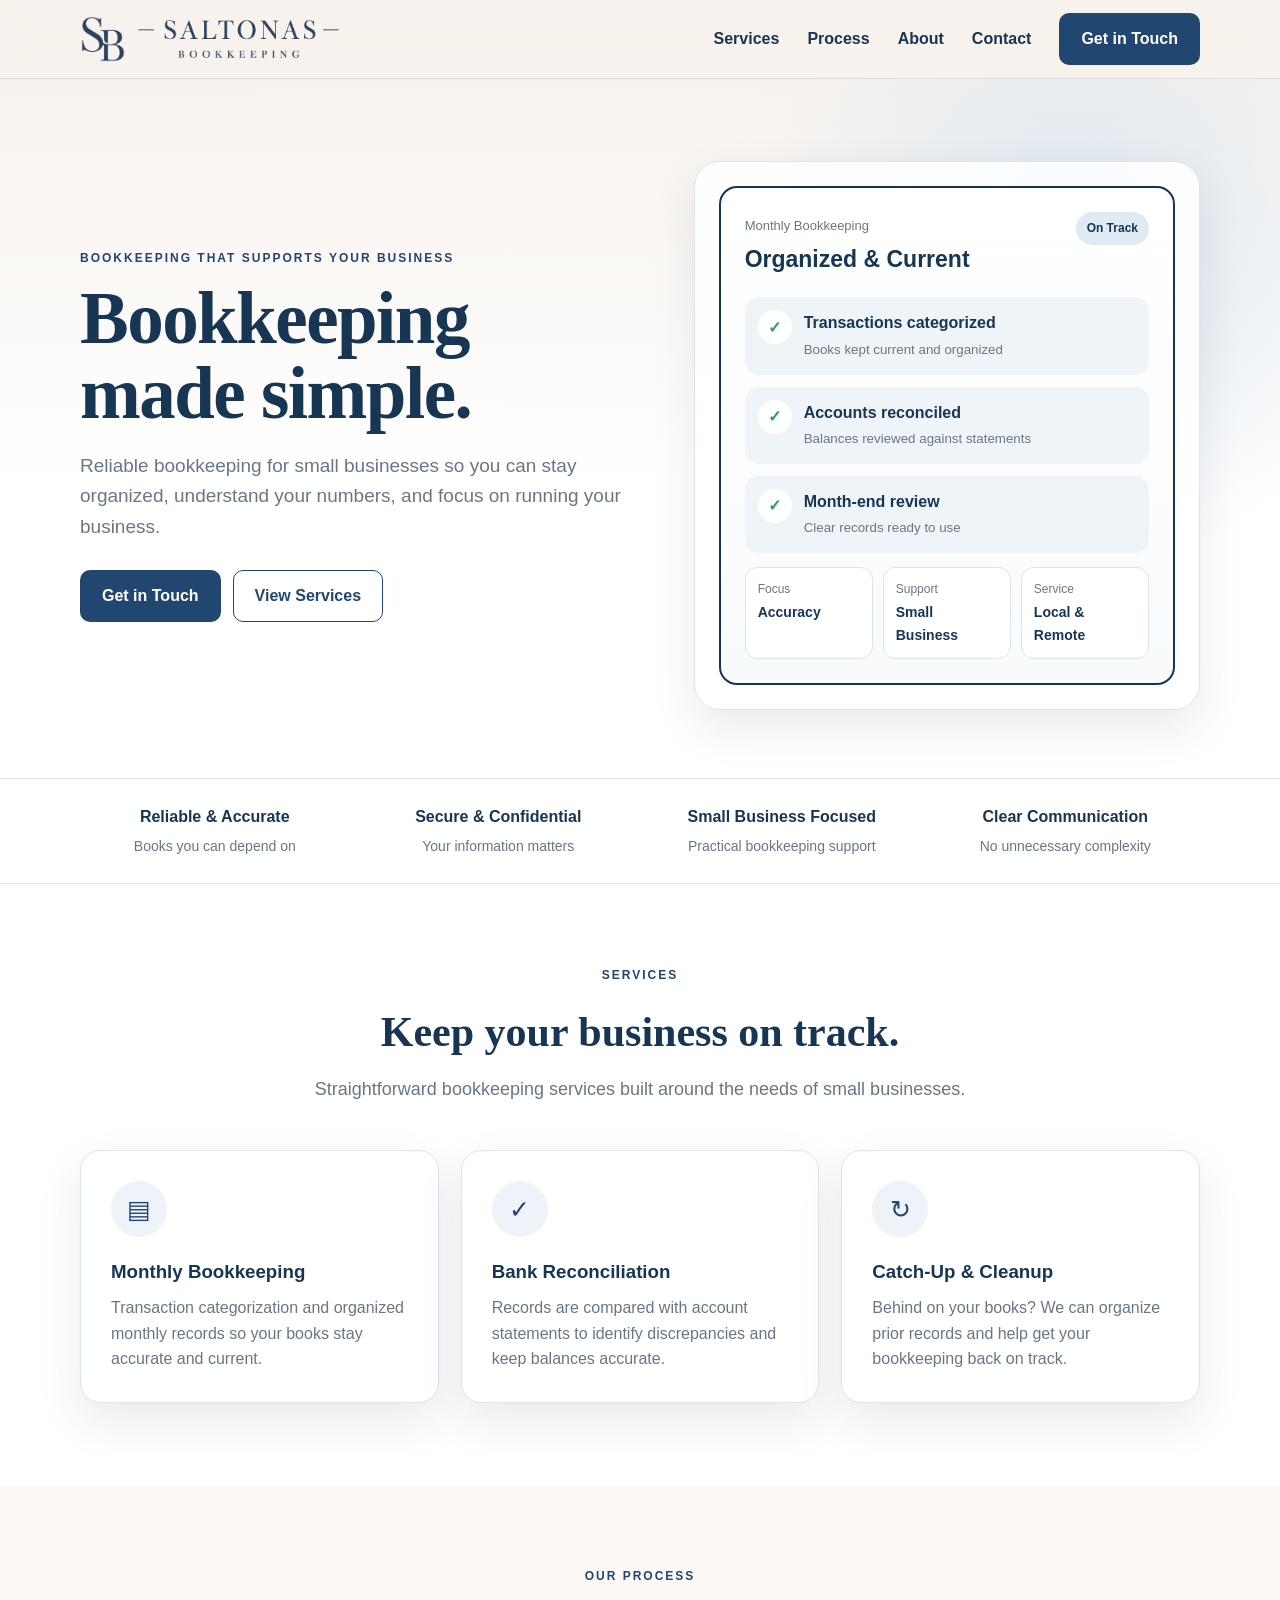
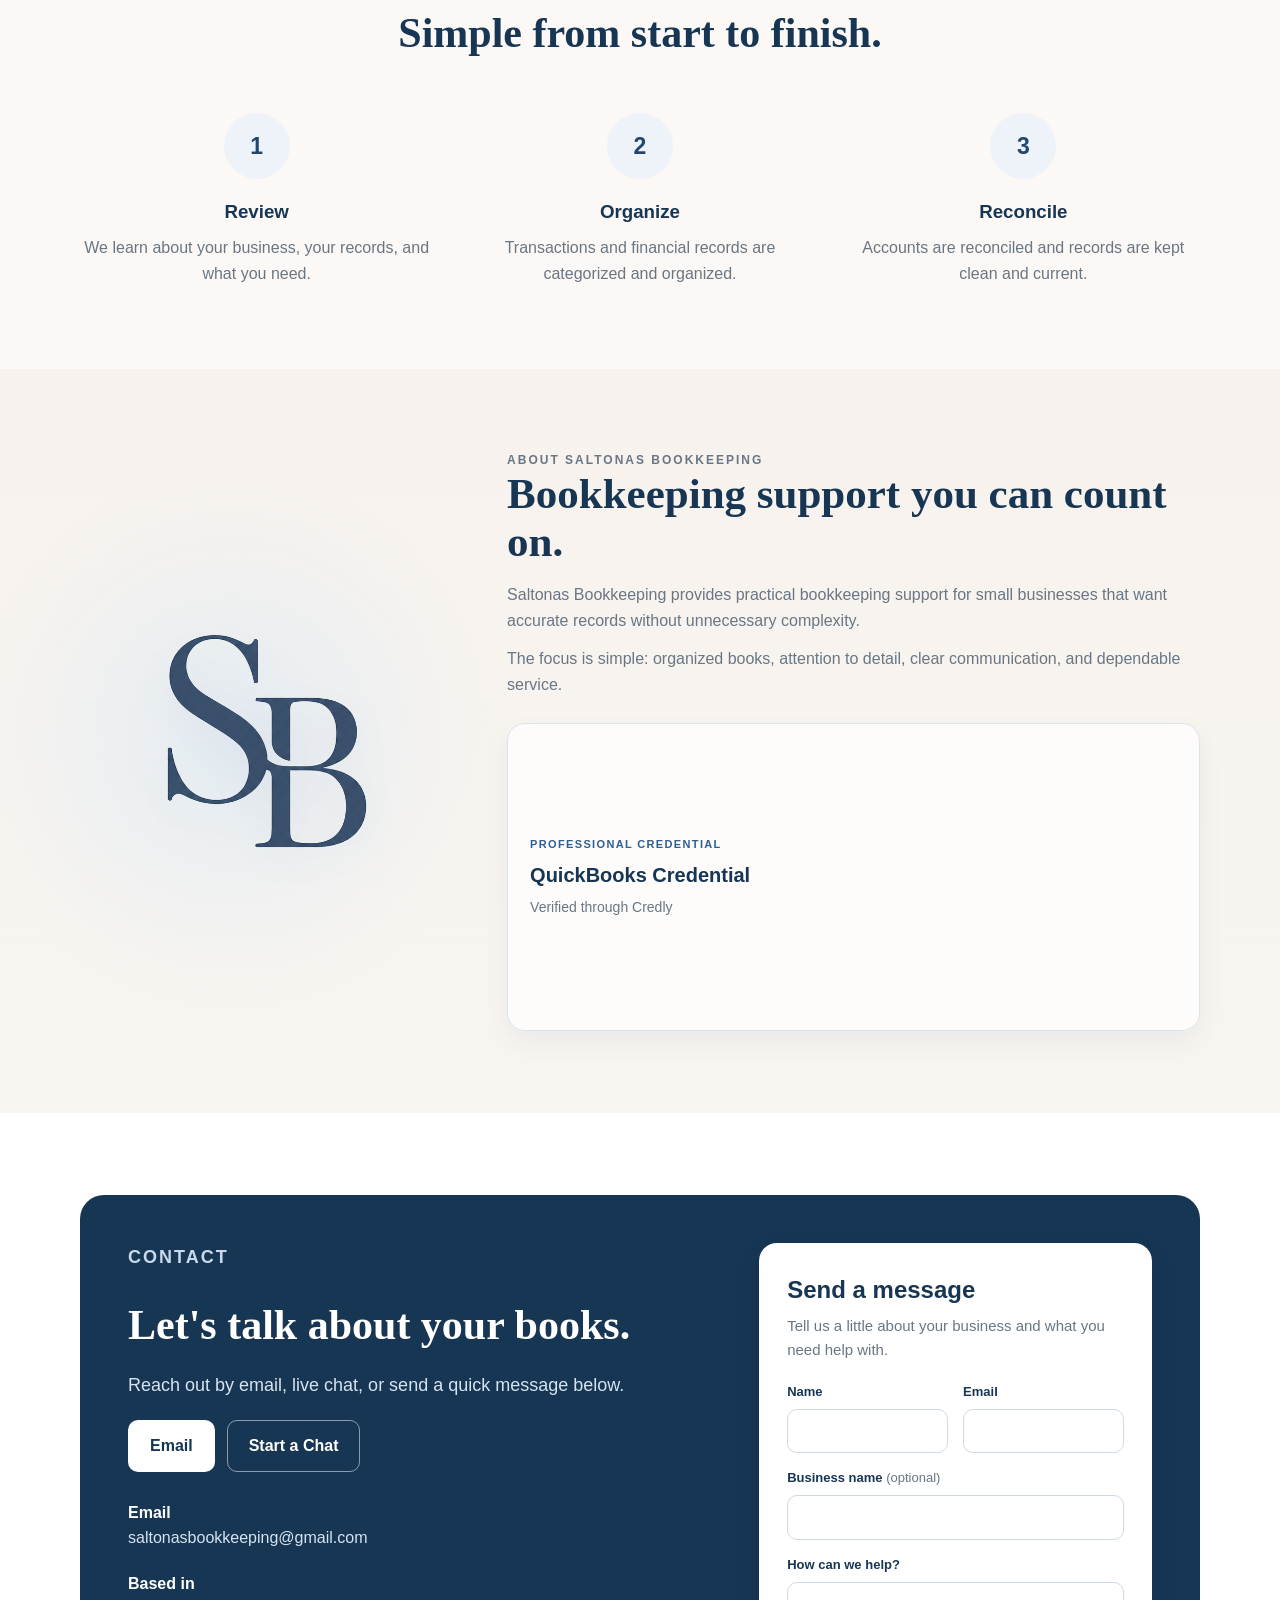
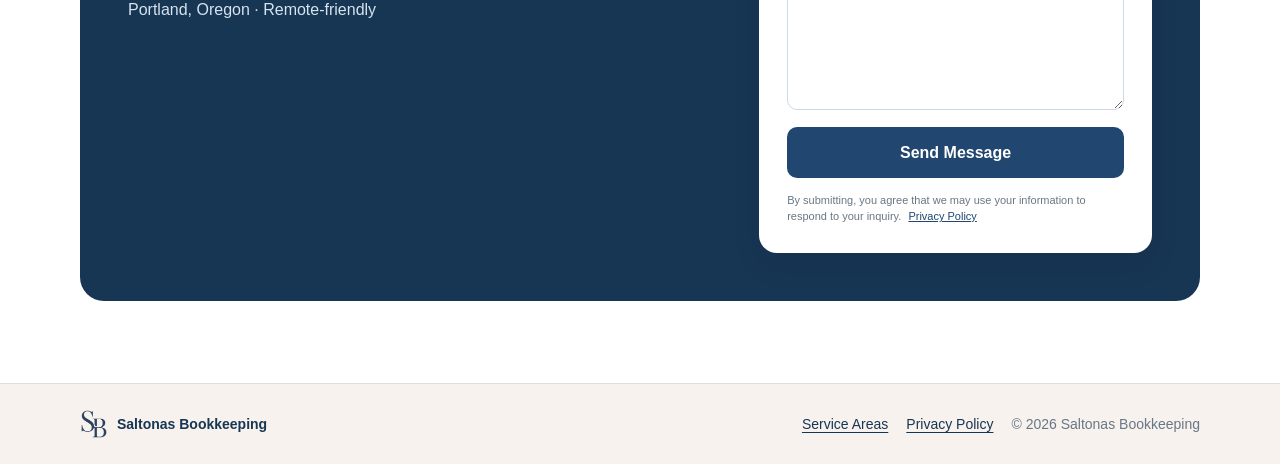
<file: index.html>
<!DOCTYPE html>
<html lang="en">
<head>
  <meta charset="UTF-8" />
  <meta name="viewport" content="width=device-width, initial-scale=1.0" />
  <meta name="theme-color" content="#f7f2ed" />
  <title>Saltonas Bookkeeping | Portland OR Small Business Bookkeeping</title>
  <meta name="description" content="Portland, Oregon bookkeeping for small businesses, including monthly bookkeeping, bank reconciliation, and catch-up or cleanup bookkeeping. Local and remote service." />
  <link rel="icon" href="favicon.ico" sizes="any" />
  <link rel="icon" type="image/png" sizes="32x32" href="favicon-32x32.png" />
  <link rel="apple-touch-icon" sizes="180x180" href="apple-touch-icon.png" />
  <link rel="manifest" href="site.webmanifest" />
  <link rel="canonical" href="https://saltonasbookkeeping.com/" />
  <meta property="og:type" content="website" />
  <meta property="og:site_name" content="Saltonas Bookkeeping" />
  <meta property="og:title" content="Saltonas Bookkeeping | Portland OR Small Business Bookkeeping" />
  <meta property="og:description" content="Reliable bookkeeping for small businesses in Portland, Oregon and remotely." />
  <meta property="og:url" content="https://saltonasbookkeeping.com/" />
  <meta property="og:image" content="https://saltonasbookkeeping.com/icon-512.png" />
  <meta name="twitter:card" content="summary" />
  <link rel="stylesheet" href="styles.css" />

  <script type="application/ld+json">
  {
    "@context": "https://schema.org",
    "@type": "ProfessionalService",
    "name": "Saltonas Bookkeeping",
    "legalName": "Saltonas Bookkeeping LLC",
    "url": "https://saltonasbookkeeping.com/",
    "logo": "https://saltonasbookkeeping.com/icon-512.png",
    "email": "saltonasbookkeeping@gmail.com",
    "description": "Bookkeeping services for small businesses, including monthly bookkeeping, bank reconciliation, and catch-up or cleanup bookkeeping.",
    "areaServed": [
      {
        "@type": "City",
        "name": "Portland"
      },
      {
        "@type": "State",
        "name": "Oregon"
      }
    ],
    "hasOfferCatalog": {
      "@type": "OfferCatalog",
      "name": "Bookkeeping Services",
      "itemListElement": [
        {
          "@type": "Offer",
          "itemOffered": {
            "@type": "Service",
            "name": "Monthly Bookkeeping"
          }
        },
        {
          "@type": "Offer",
          "itemOffered": {
            "@type": "Service",
            "name": "Bank Reconciliation"
          }
        },
        {
          "@type": "Offer",
          "itemOffered": {
            "@type": "Service",
            "name": "Catch-Up and Cleanup Bookkeeping"
          }
        }
      ]
    }
  }
  </script>
</head>
<body>
  <header class="site-header">
    <div class="container header-row">
      <a class="brand" href="#top" aria-label="Saltonas Bookkeeping home">
        <img class="brand-mark" src="logo-mark-transparent.png" alt="" />
        <img class="brand-wordmark" src="logo-wordmark-transparent.png" alt="Saltonas Bookkeeping" />
      </a>

      <nav class="desktop-nav" aria-label="Primary navigation">
        <a href="#services" data-i18n="nav_services">Services</a>
        <a href="#process" data-i18n="nav_process">Process</a>
        <a href="#about" data-i18n="nav_about">About</a>
        <a href="#contact" data-i18n="nav_contact">Contact</a>
      </nav>

      <a class="button header-cta" href="#contact" data-i18n="get_in_touch">Get in Touch</a>

      <button class="menu-button" id="menuButton" type="button"
              aria-expanded="false" aria-controls="mobileMenu" aria-label="Open menu">
        <span></span><span></span><span></span>
      </button>
    </div>

    <nav class="mobile-menu" id="mobileMenu" aria-label="Mobile navigation">
      <a href="#services" data-i18n="nav_services">Services</a>
      <a href="#process" data-i18n="nav_process">Process</a>
      <a href="#about" data-i18n="nav_about">About</a>
      <a href="#contact" data-i18n="nav_contact">Contact</a>
    </nav>
  </header>

  <main id="top">
    <section class="hero">
      <div class="container hero-grid">
        <div class="hero-copy">
          <p class="eyebrow" data-i18n="hero_eyebrow">BOOKKEEPING THAT SUPPORTS YOUR BUSINESS</p>
          <h1 data-i18n-html="hero_title">Bookkeeping<br />made simple.</h1>
          <p class="hero-text" data-i18n="hero_text">
            Reliable bookkeeping for small businesses so you can stay organized,
            understand your numbers, and focus on running your business.
          </p>
          <div class="hero-actions">
            <a class="button" href="#contact" data-i18n="get_in_touch">Get in Touch</a>
            <a class="button secondary" href="#services" data-i18n="view_services">View Services</a>
          </div>
        </div>

        <div class="hero-visual">
          <div class="hero-panel">
            <div class="hero-panel-head">
              <div>
                <span class="muted" data-i18n="monthly_bookkeeping">Monthly Bookkeeping</span>
                <strong data-i18n="organized_current">Organized &amp; Current</strong>
              </div>
              <span class="status-pill" data-i18n="on_track">On Track</span>
            </div>

            <div class="checklist">
              <div class="check-row">
                <span class="check">✓</span>
                <div>
                  <strong data-i18n="transactions_categorized">Transactions categorized</strong>
                  <small data-i18n="books_current">Books kept current and organized</small>
                </div>
              </div>
              <div class="check-row">
                <span class="check">✓</span>
                <div>
                  <strong data-i18n="accounts_reconciled">Accounts reconciled</strong>
                  <small data-i18n="balances_reviewed">Balances reviewed against statements</small>
                </div>
              </div>
              <div class="check-row">
                <span class="check">✓</span>
                <div>
                  <strong data-i18n="month_end_review">Month-end review</strong>
                  <small data-i18n="records_ready">Clear records ready to use</small>
                </div>
              </div>
            </div>

            <div class="mini-grid">
              <div><span data-i18n="focus">Focus</span><strong data-i18n="accuracy">Accuracy</strong></div>
              <div><span data-i18n="support">Support</span><strong data-i18n="small_business">Small Business</strong></div>
              <div><span data-i18n="service">Service</span><strong data-i18n="local_remote">Local &amp; Remote</strong></div>
            </div>
          </div>
        </div>
      </div>
    </section>

    <section class="trust-strip">
      <div class="container trust-grid">
        <div class="trust-item">
          <strong data-i18n="reliable_accurate">Reliable &amp; Accurate</strong>
          <span data-i18n="dependable_books">Books you can depend on</span>
        </div>
        <div class="trust-item">
          <strong data-i18n="secure_confidential">Secure &amp; Confidential</strong>
          <span data-i18n="info_matters">Your information matters</span>
        </div>
        <div class="trust-item mobile-optional">
          <strong data-i18n="small_business_focused">Small Business Focused</strong>
          <span data-i18n="practical_support">Practical bookkeeping support</span>
        </div>
        <div class="trust-item mobile-optional">
          <strong data-i18n="clear_communication">Clear Communication</strong>
          <span data-i18n="no_complexity">No unnecessary complexity</span>
        </div>
      </div>
    </section>

    <section class="section services-section" id="services">
      <div class="container">
        <div class="section-heading">
          <p class="eyebrow" data-i18n="services_eyebrow">SERVICES</p>
          <h2 data-i18n="services_title">Keep your business on track.</h2>
          <p data-i18n="services_intro">Straightforward bookkeeping services built around the needs of small businesses.</p>
        </div>

        <div class="cards">
          <article class="card">
            <div class="icon">▤</div>
            <h3 data-i18n="monthly_bookkeeping">Monthly Bookkeeping</h3>
            <p data-i18n="monthly_desc">Transaction categorization and organized monthly records so your books stay accurate and current.</p>
          </article>

          <article class="card">
            <div class="icon">✓</div>
            <h3 data-i18n="bank_reconciliation">Bank Reconciliation</h3>
            <p data-i18n="bank_desc">Records are compared with account statements to identify discrepancies and keep balances accurate.</p>
          </article>

          <article class="card">
            <div class="icon">↻</div>
            <h3 data-i18n="catchup_cleanup">Catch-Up &amp; Cleanup</h3>
            <p data-i18n="catchup_desc">Behind on your books? We can organize prior records and help get your bookkeeping back on track.</p>
          </article>
        </div>
      </div>
    </section>

    <section class="section process-section" id="process">
      <div class="container">
        <div class="section-heading">
          <p class="eyebrow" data-i18n="process_eyebrow">OUR PROCESS</p>
          <h2 data-i18n="process_title">Simple from start to finish.</h2>
        </div>

        <div class="process-grid">
          <div class="step">
            <div class="step-number">1</div>
            <div>
              <h3 data-i18n="review">Review</h3>
              <p data-i18n="review_desc">We learn about your business, your records, and what you need.</p>
            </div>
          </div>

          <div class="step">
            <div class="step-number">2</div>
            <div>
              <h3 data-i18n="organize">Organize</h3>
              <p data-i18n="organize_desc">Transactions and financial records are categorized and organized.</p>
            </div>
          </div>

          <div class="step">
            <div class="step-number">3</div>
            <div>
              <h3 data-i18n="reconcile">Reconcile</h3>
              <p data-i18n="reconcile_desc">Accounts are reconciled and records are kept clean and current.</p>
            </div>
          </div>
        </div>
      </div>
    </section>

    <section class="section about-section" id="about">
      <div class="container about-grid">
        <div class="about-mark-shell" aria-hidden="true">
          <img src="logo-mark-transparent.png" alt="" />
        </div>

        <div>
          <p class="eyebrow" data-i18n="about_eyebrow">ABOUT SALTONAS BOOKKEEPING</p>
          <h2 data-i18n="about_title">Bookkeeping support you can count on.</h2>
          <p data-i18n="about_p1">
            Saltonas Bookkeeping provides practical bookkeeping support for small businesses
            that want accurate records without unnecessary complexity.
          </p>
          <p data-i18n="about_p2">
            The focus is simple: organized books, attention to detail, clear communication,
            and dependable service.
          </p>

          <div class="credential-card" aria-label="Professional credential">
            <div class="credential-copy">
              <span class="credential-kicker" data-i18n="credential_kicker">PROFESSIONAL CREDENTIAL</span>
              <strong data-i18n="credential_title">QuickBooks Credential</strong>
              <span data-i18n="credential_verified">Verified through Credly</span>
            </div>
            <div class="credly-badge">
              <div data-iframe-width="150"
                   data-iframe-height="270"
                   data-share-badge-id="29b4f75f-d064-4464-b614-9fa7048b4021"
                   data-share-badge-host="https://www.credly.com"></div>
            </div>
          </div>
        </div>
      </div>
    </section>

    <section class="section contact-section" id="contact">
      <div class="container">
        <div class="contact-card">
          <div>
            <p class="eyebrow light" data-i18n="contact_eyebrow">CONTACT</p>
            <h2 data-i18n="contact_title">Let's talk about your books.</h2>
            <p data-i18n="contact_intro">Reach out by email, live chat, or send a quick message below.</p>

            <div class="contact-actions">
              <a class="button light-button"
                 href="mailto:saltonasbookkeeping@gmail.com" data-i18n="email_button">Email</a>

              <button class="button ghost-button"
                      id="openCrispChat"
                      type="button" data-i18n="start_chat">Start a Chat</button>
            </div>

            <div class="contact-details">
              <p><strong data-i18n="email_label">Email</strong><br />saltonasbookkeeping@gmail.com</p>
              <p><strong data-i18n="location_label">Based in</strong><br /><span data-i18n="portland_remote">Portland, Oregon · Remote-friendly</span></p>
            </div>
          </div>

          <div class="contact-form-shell">
            <h3 data-i18n="form_title">Send a message</h3>
            <p data-i18n="form_intro">Tell us a little about your business and what you need help with.</p>

            <form class="contact-form"
                  action="https://formsubmit.co/saltonasbookkeeping@gmail.com"
                  method="POST">
              <input type="hidden" name="_subject" value="New website inquiry — Saltonas Bookkeeping" />
              <input type="hidden" name="_template" value="table" />
              <input type="hidden" name="_next" value="https://saltonasbookkeeping.com/thanks.html" />
              <input type="text" name="_honey" class="honeypot" tabindex="-1" autocomplete="off" />

              <label>
                <span data-i18n="form_name">Name</span>
                <input type="text" name="Name" autocomplete="name" required />
              </label>

              <label>
                <span data-i18n="form_email">Email</span>
                <input type="email" name="Email" autocomplete="email" required />
              </label>

              <label>
                <span data-i18n="form_business">Business name <em>(optional)</em></span>
                <input type="text" name="Business" autocomplete="organization" />
              </label>

              <label>
                <span data-i18n="form_message">How can we help?</span>
                <textarea name="Message" rows="5" required></textarea>
              </label>

              <button class="button form-submit" type="submit" data-i18n="form_send">Send Message</button>
              <small class="form-privacy">
                <span data-i18n="form_privacy_text">By submitting, you agree that we may use your information to respond to your inquiry.</span>
                <a href="privacy.html" data-i18n="privacy_policy">Privacy Policy</a>
              </small>
            </form>
          </div>
        </div>
      </div>
    </section>
  </main>

  <footer>
    <div class="container footer-grid">
      <div class="footer-brand">
        <img src="logo-mark-transparent.png" alt="" />
        <span>Saltonas Bookkeeping</span>
      </div>
      <div class="footer-right">
        <a href="service-areas.html">Service Areas</a>
        <a href="privacy.html" data-i18n="privacy_policy">Privacy Policy</a>
        <span>© 2026 Saltonas Bookkeeping</span>
      </div>
    </div>
  </footer>


  <script>
    const translations = {
      es: {
        nav_services: "Servicios",
        nav_process: "Proceso",
        nav_about: "Nosotros",
        nav_contact: "Contacto",
        get_in_touch: "Contáctenos",
        hero_eyebrow: "CONTABILIDAD QUE APOYA A SU NEGOCIO",
        hero_title: "Contabilidad<br />hecha simple.",
        hero_text: "Contabilidad confiable para pequeños negocios, para que pueda mantenerse organizado, entender sus números y enfocarse en dirigir su negocio.",
        view_services: "Ver servicios",
        monthly_bookkeeping: "Contabilidad mensual",
        organized_current: "Organizado y al día",
        on_track: "Al día",
        transactions_categorized: "Transacciones categorizadas",
        books_current: "Libros organizados y actualizados",
        accounts_reconciled: "Cuentas conciliadas",
        balances_reviewed: "Saldos revisados contra estados de cuenta",
        month_end_review: "Revisión de fin de mes",
        records_ready: "Registros claros y listos para usar",
        focus: "Enfoque",
        accuracy: "Precisión",
        support: "Apoyo",
        small_business: "Pequeños negocios",
        service: "Servicio",
        local_remote: "Local y remoto",
        reliable_accurate: "Confiable y preciso",
        dependable_books: "Libros en los que puede confiar",
        secure_confidential: "Seguro y confidencial",
        info_matters: "Su información importa",
        small_business_focused: "Enfocado en pequeños negocios",
        practical_support: "Apoyo contable práctico",
        clear_communication: "Comunicación clara",
        no_complexity: "Sin complejidad innecesaria",
        services_eyebrow: "SERVICIOS",
        services_title: "Mantenga su negocio en orden.",
        services_intro: "Servicios contables sencillos, diseñados alrededor de las necesidades de pequeños negocios.",
        monthly_desc: "Categorización de transacciones y registros mensuales organizados para mantener sus libros precisos y al día.",
        bank_reconciliation: "Conciliación bancaria",
        bank_desc: "Comparamos sus registros con los estados de cuenta para identificar diferencias y mantener saldos precisos.",
        catchup_cleanup: "Puesta al día y limpieza",
        catchup_desc: "¿Sus libros están atrasados? Podemos organizar registros anteriores y ayudarle a poner su contabilidad nuevamente al día.",
        process_eyebrow: "NUESTRO PROCESO",
        process_title: "Simple de principio a fin.",
        review: "Revisar",
        review_desc: "Conocemos su negocio, sus registros y lo que necesita.",
        organize: "Organizar",
        organize_desc: "Las transacciones y los registros financieros se categorizan y organizan.",
        reconcile: "Conciliar",
        reconcile_desc: "Las cuentas se concilian y los registros se mantienen limpios y actualizados.",
        about_eyebrow: "SOBRE SALTONAS BOOKKEEPING",
        about_title: "Apoyo contable en el que puede confiar.",
        about_p1: "Saltonas Bookkeeping ofrece apoyo contable práctico para pequeños negocios que desean registros precisos sin complejidad innecesaria.",
        about_p2: "El enfoque es simple: libros organizados, atención al detalle, comunicación clara y servicio confiable.",
        credential_kicker: "CREDENCIAL PROFESIONAL",
        credential_title: "Credencial de QuickBooks",
        credential_verified: "Verificada mediante Credly",
        contact_eyebrow: "CONTACTO",
        contact_title: "Hablemos de sus libros.",
        contact_intro: "Contáctenos por correo electrónico, chat en vivo o envíenos un mensaje rápido abajo.",
        email_button: "Correo",
        start_chat: "Iniciar chat",
        email_label: "Correo",
        chat_label: "Chat",
        live_messaging: "Mensajería en vivo del sitio web",
        location_label: "Ubicación",
        local_remote_clients: "Clientes locales y remotos",
        portland_remote: "Portland, Oregon · Servicio remoto",
        form_title: "Envíenos un mensaje",
        form_intro: "Cuéntenos un poco sobre su negocio y en qué necesita ayuda.",
        form_name: "Nombre",
        form_email: "Correo electrónico",
        form_business: "Nombre del negocio (opcional)",
        form_message: "¿Cómo podemos ayudarle?",
        form_send: "Enviar mensaje",
        form_privacy_text: "Al enviar este formulario, acepta que usemos su información para responder a su consulta.",
        privacy_policy: "Política de privacidad"
      }
    };

    (function applyDeviceLanguage() {
      const langs = navigator.languages && navigator.languages.length
        ? navigator.languages
        : [navigator.language || "en"];
      const useSpanish = langs.some(lang => String(lang).toLowerCase().startsWith("es"));
      if (!useSpanish) return;

      document.documentElement.lang = "es";
      const t = translations.es;

      document.querySelectorAll("[data-i18n]").forEach(el => {
        const key = el.getAttribute("data-i18n");
        if (t[key]) el.textContent = t[key];
      });

      document.querySelectorAll("[data-i18n-html]").forEach(el => {
        const key = el.getAttribute("data-i18n-html");
        if (t[key]) el.innerHTML = t[key];
      });

      document.title = "Saltonas Bookkeeping | Contabilidad para pequeños negocios";
      const desc = document.querySelector('meta[name="description"]');
      if (desc) {
        desc.setAttribute(
          "content",
          "Contabilidad confiable para pequeños negocios. Contabilidad mensual, conciliación bancaria y puesta al día de libros."
        );
      }
    })();
  </script>

  <!-- Cloudflare Web Analytics:
       When saltonasbookkeeping.com is proxied through Cloudflare, enable Web Analytics
       with Automatic Setup in Cloudflare. Cloudflare will inject the beacon automatically,
       so no analytics token needs to be stored in this repository. -->

  <!-- Crisp live chat -->
  <script type="text/javascript">
    window.$crisp = [];
    window.CRISP_WEBSITE_ID = "065532e3-46c1-4eea-9bdc-8df2158b2deb";
    window.$crisp.push(["set", "session:segments", [["Saltonas Bookkeeping"], true]]);
    (function() {
      var d = document;
      var s = d.createElement("script");
      s.src = "https://client.crisp.chat/l.js";
      s.async = 1;
      d.getElementsByTagName("head")[0].appendChild(s);
    })();
  </script>

  <script>
    const menuButton = document.getElementById("menuButton");
    const mobileMenu = document.getElementById("mobileMenu");
    const openCrispChat = document.getElementById("openCrispChat");

    if (menuButton && mobileMenu) {
      menuButton.addEventListener("click", () => {
        const open = mobileMenu.classList.toggle("open");
        menuButton.setAttribute("aria-expanded", String(open));
      });

      mobileMenu.querySelectorAll("a").forEach((link) => {
      link.addEventListener("click", () => {
        mobileMenu.classList.remove("open");
        menuButton.setAttribute("aria-expanded", "false");
        });
      });
    }

    if (openCrispChat) {
      openCrispChat.addEventListener("click", () => {
        window.$crisp = window.$crisp || [];
        window.$crisp.push(["do", "chat:open"]);
      });
    }
  </script>
  <script type="text/javascript" async src="https://cdn.credly.com/assets/utilities/embed.js"></script>
</body>
</html>
</file>
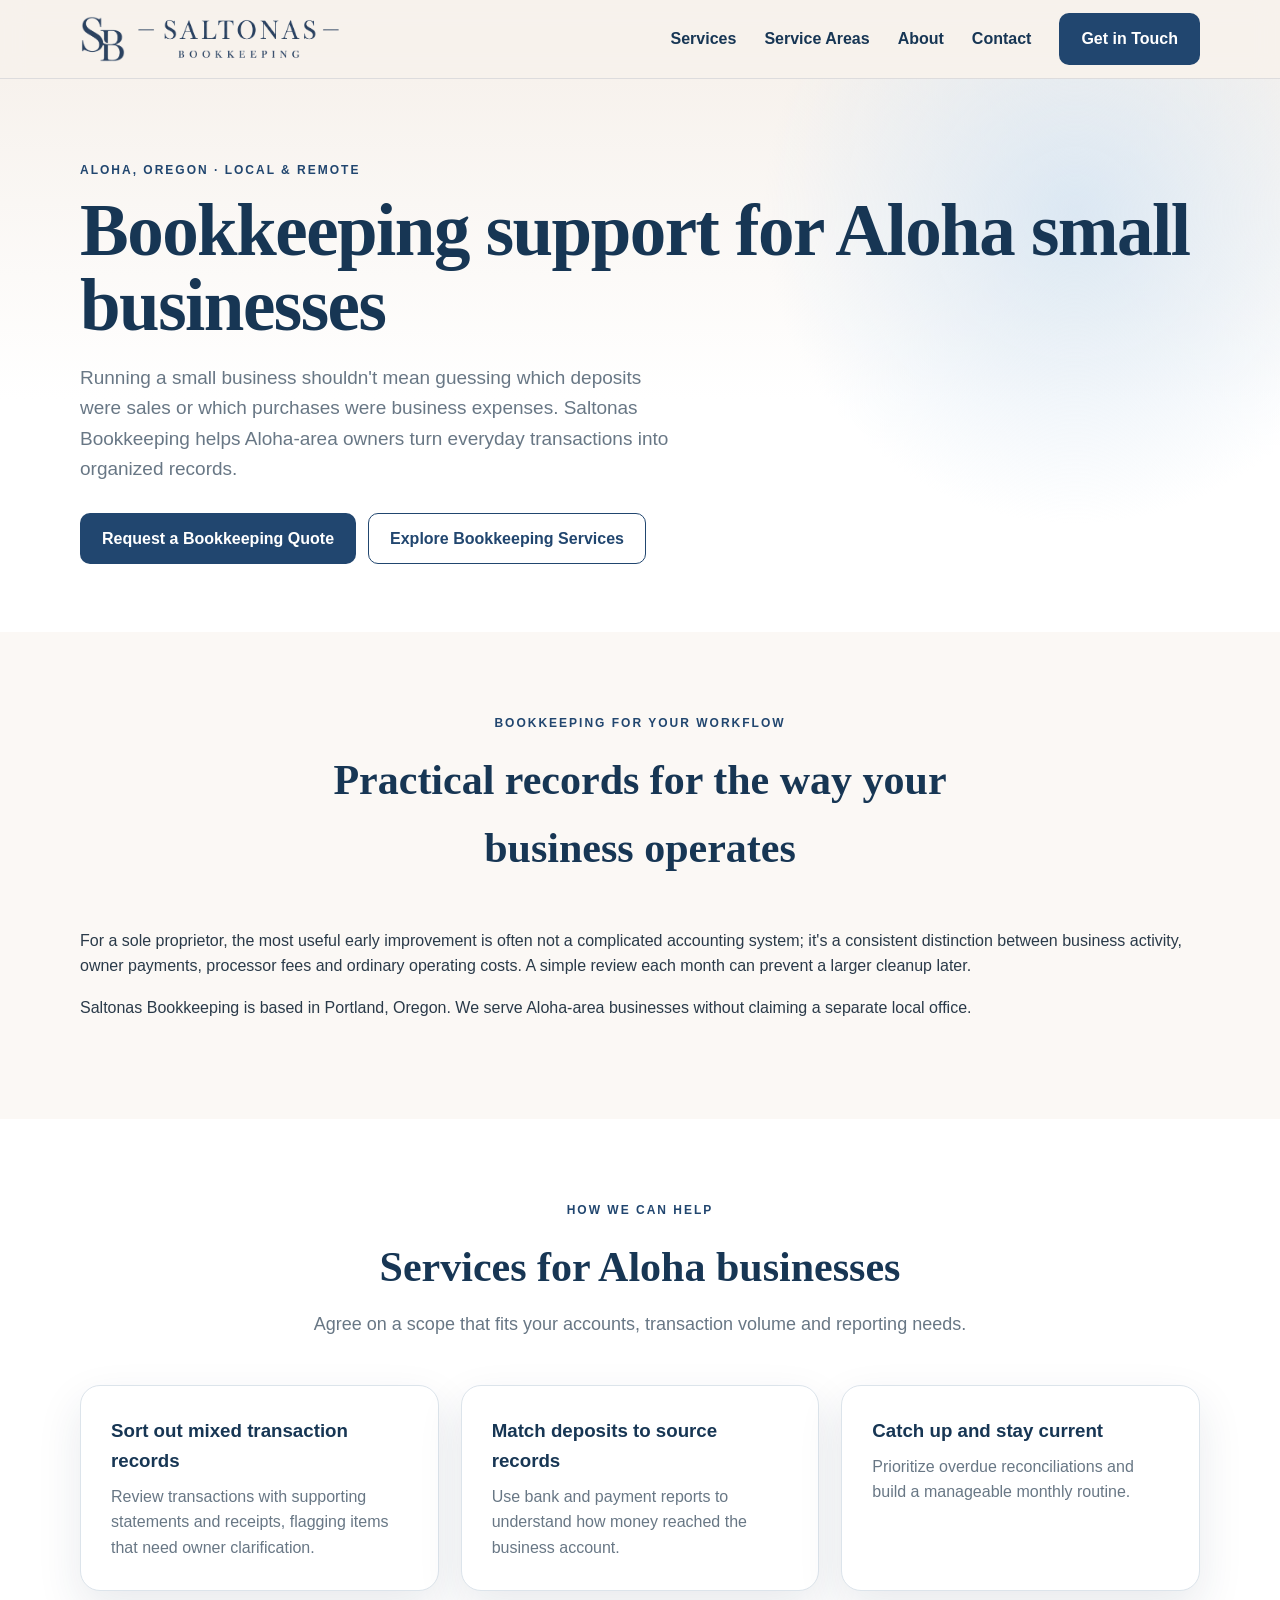
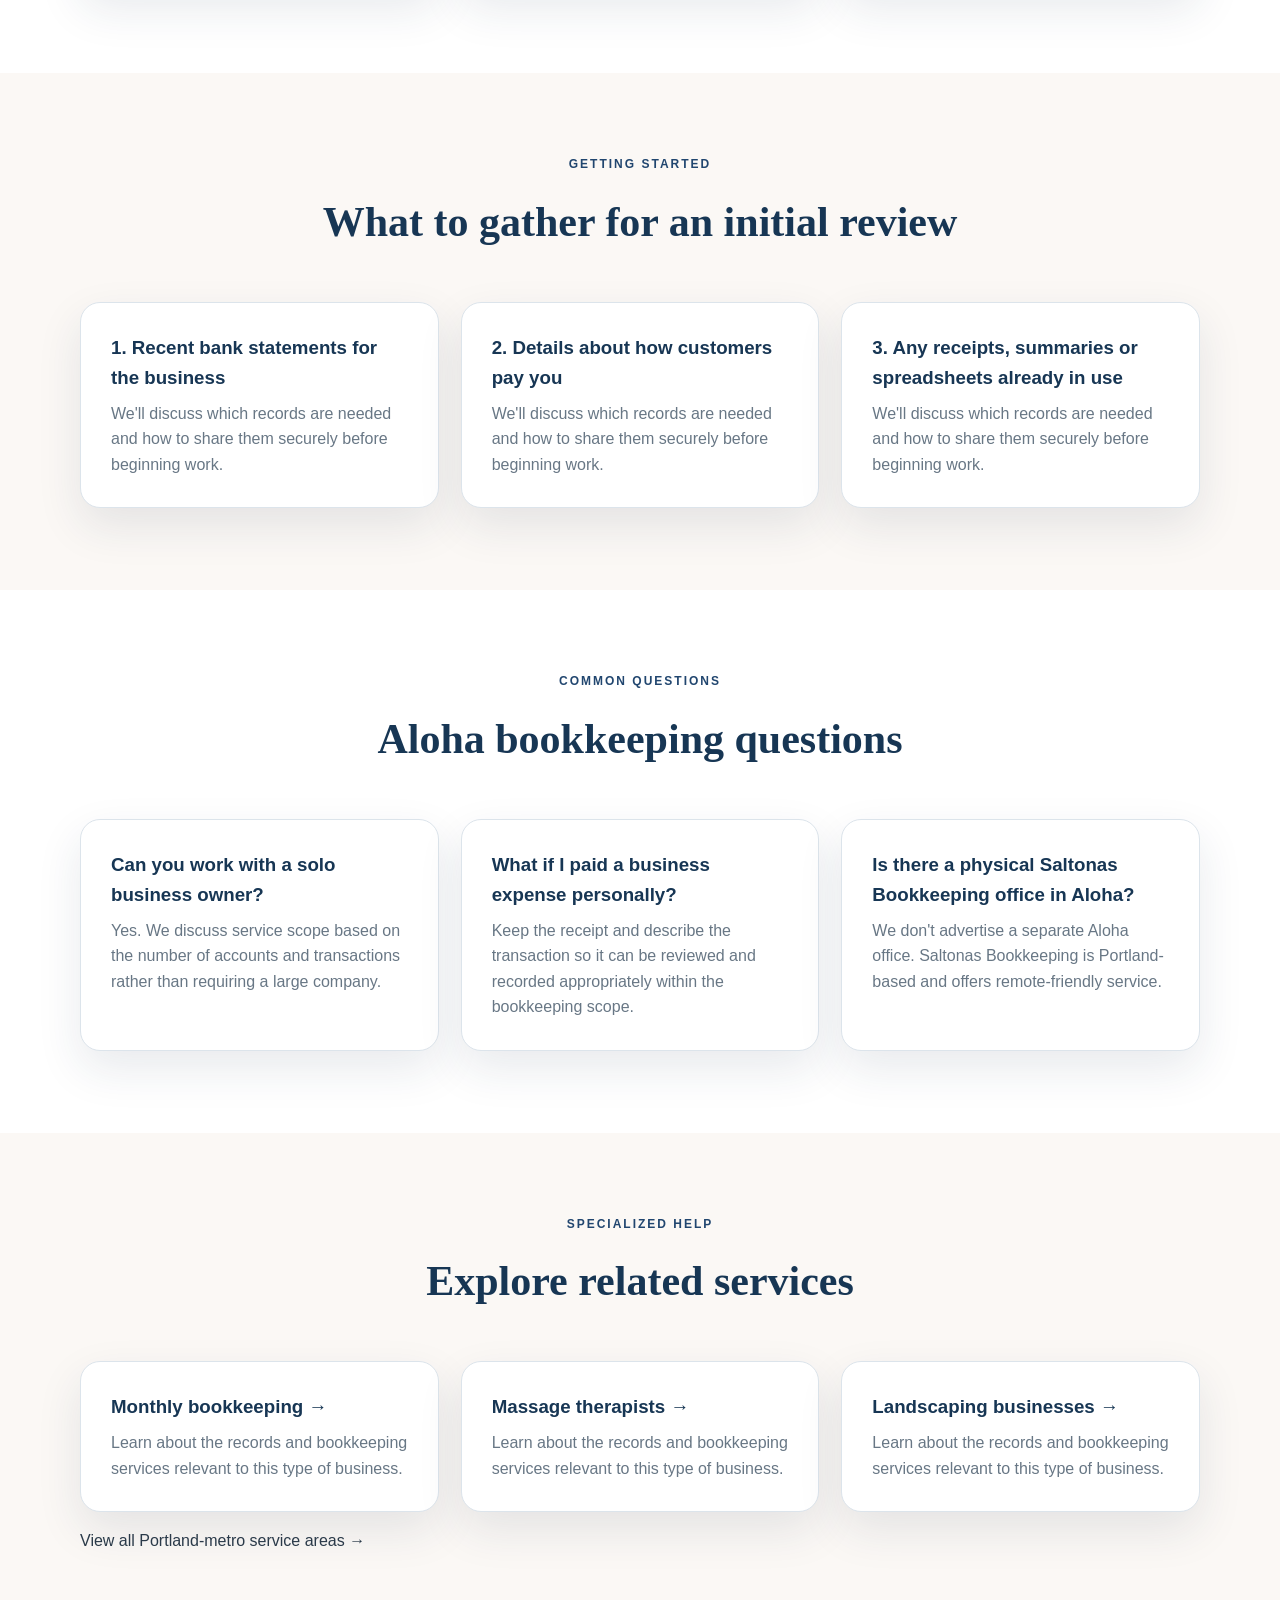
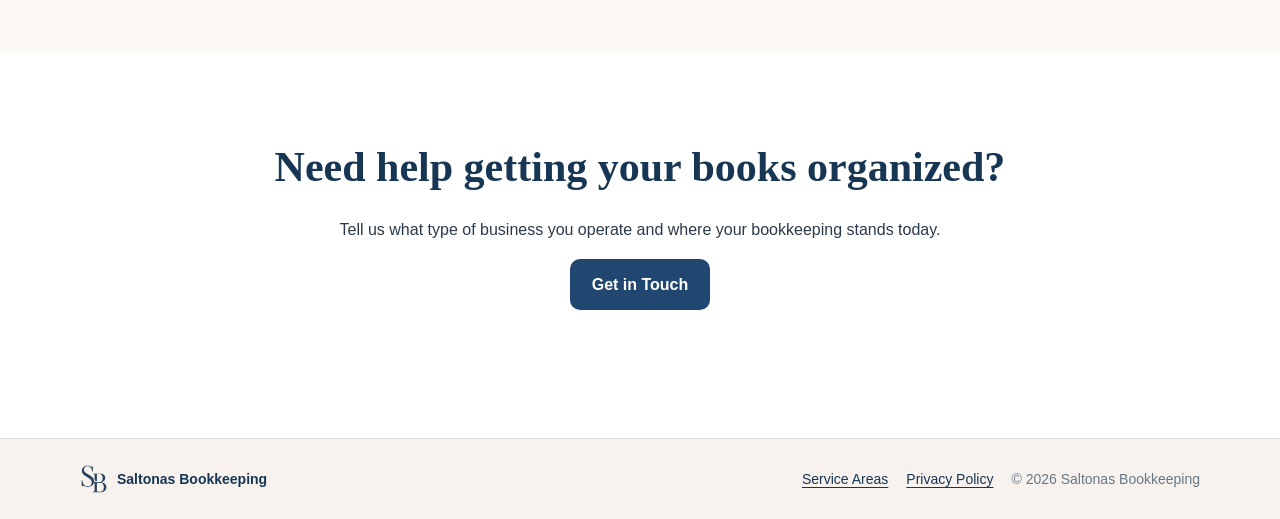
<file: bookkeeping-aloha.html>
<!DOCTYPE html>
<html lang="en">
<head>
  <meta charset="UTF-8" />
  <meta name="viewport" content="width=device-width, initial-scale=1.0" />
  <meta name="theme-color" content="#f7f2ed" />
  <title>Aloha OR Bookkeeping for Small Businesses | Saltonas</title>
  <meta name="description" content="Bookkeeping assistance for Aloha, Oregon sole proprietors and small business owners. Organize receipts, deposits, expenses and overdue account reconciliations." />
  <link rel="canonical" href="https://saltonasbookkeeping.com/bookkeeping-aloha.html" />
  <meta property="og:type" content="website" />
  <meta property="og:site_name" content="Saltonas Bookkeeping" />
  <meta property="og:title" content="Aloha OR Bookkeeping for Small Businesses | Saltonas" />
  <meta property="og:description" content="Bookkeeping assistance for Aloha, Oregon sole proprietors and small business owners. Organize receipts, deposits, expenses and overdue account reconciliations." />
  <meta property="og:url" content="https://saltonasbookkeeping.com/bookkeeping-aloha.html" />
  <meta property="og:image" content="https://saltonasbookkeeping.com/icon-512.png" />
  <link rel="icon" href="favicon.ico" sizes="any" />
  <link rel="stylesheet" href="styles.css" />
  <script type="application/ld+json">{"@context":"https://schema.org","@type":"Service","name":"Bookkeeping services for small businesses in Aloha, Oregon","description":"Bookkeeping assistance for Aloha, Oregon sole proprietors and small business owners. Organize receipts, deposits, expenses and overdue account reconciliations.","serviceType":"Bookkeeping","url":"https://saltonasbookkeeping.com/bookkeeping-aloha.html","areaServed":{"@type":"Place","name":"Aloha, Oregon"},"provider":{"@type":"Organization","name":"Saltonas Bookkeeping LLC","url":"https://saltonasbookkeeping.com/"}}</script>
</head>
<body>
  <header class="site-header">
    <div class="container header-row">
      <a class="brand" href="index.html" aria-label="Saltonas Bookkeeping home">
        <img class="brand-mark" src="logo-mark-transparent.png" alt="" />
        <img class="brand-wordmark" src="logo-wordmark-transparent.png" alt="Saltonas Bookkeeping" />
      </a>
      <nav class="desktop-nav" aria-label="Primary navigation">
        <a href="index.html#services">Services</a>
        <a href="service-areas.html">Service Areas</a>
        <a href="index.html#about">About</a>
        <a href="index.html#contact">Contact</a>
      </nav>
      <a class="button header-cta" href="index.html#contact">Get in Touch</a>
      <button class="menu-button" id="menuButton" type="button" aria-expanded="false" aria-controls="mobileMenu" aria-label="Open menu"><span></span><span></span><span></span></button>
    </div>
    <nav class="mobile-menu" id="mobileMenu" aria-label="Mobile navigation">
      <a href="index.html">Home</a>
      <a href="service-areas.html">Service Areas</a>
      <a href="index.html#contact">Contact</a>
    </nav>
  </header>
  <main>
    <section class="hero">
      <div class="container">
        <p class="eyebrow">ALOHA, OREGON · LOCAL &amp; REMOTE</p>
        <h1>Bookkeeping support for Aloha small businesses</h1>
        <p class="hero-text">Running a small business shouldn't mean guessing which deposits were sales or which purchases were business expenses. Saltonas Bookkeeping helps Aloha-area owners turn everyday transactions into organized records.</p>
        <div class="hero-actions"><a class="button" href="index.html#contact">Request a Bookkeeping Quote</a><a class="button secondary" href="#services">Explore Bookkeeping Services</a></div>
      </div>
    </section>
    <section class="section process-section">
      <div class="container">
        <div class="section-heading"><p class="eyebrow">BOOKKEEPING FOR YOUR WORKFLOW</p><h2>Practical records for the way your business operates</h2></div>
        <p>For a sole proprietor, the most useful early improvement is often not a complicated accounting system; it's a consistent distinction between business activity, owner payments, processor fees and ordinary operating costs. A simple review each month can prevent a larger cleanup later.</p>
        <p>Saltonas Bookkeeping is based in Portland, Oregon. We serve Aloha-area businesses without claiming a separate local office.</p>
      </div>
    </section>
    <section class="section services-section" id="services">
      <div class="container">
        <div class="section-heading"><p class="eyebrow">HOW WE CAN HELP</p><h2>Services for Aloha businesses</h2><p>Agree on a scope that fits your accounts, transaction volume and reporting needs.</p></div>
        <div class="cards"><article class="card"><h3>Sort out mixed transaction records</h3><p>Review transactions with supporting statements and receipts, flagging items that need owner clarification.</p></article>
<article class="card"><h3>Match deposits to source records</h3><p>Use bank and payment reports to understand how money reached the business account.</p></article>
<article class="card"><h3>Catch up and stay current</h3><p>Prioritize overdue reconciliations and build a manageable monthly routine.</p></article></div>
      </div>
    </section>
    <section class="section process-section">
      <div class="container">
        <div class="section-heading"><p class="eyebrow">GETTING STARTED</p><h2>What to gather for an initial review</h2></div>
        <div class="cards"><div class="card"><h3>1. Recent bank statements for the business</h3><p>We'll discuss which records are needed and how to share them securely before beginning work.</p></div>
<div class="card"><h3>2. Details about how customers pay you</h3><p>We'll discuss which records are needed and how to share them securely before beginning work.</p></div>
<div class="card"><h3>3. Any receipts, summaries or spreadsheets already in use</h3><p>We'll discuss which records are needed and how to share them securely before beginning work.</p></div></div>
      </div>
    </section>
    <section class="section services-section">
      <div class="container">
        <div class="section-heading"><p class="eyebrow">COMMON QUESTIONS</p><h2>Aloha bookkeeping questions</h2></div>
        <div class="cards"><article class="card"><h3>Can you work with a solo business owner?</h3><p>Yes. We discuss service scope based on the number of accounts and transactions rather than requiring a large company.</p></article>
<article class="card"><h3>What if I paid a business expense personally?</h3><p>Keep the receipt and describe the transaction so it can be reviewed and recorded appropriately within the bookkeeping scope.</p></article>
<article class="card"><h3>Is there a physical Saltonas Bookkeeping office in Aloha?</h3><p>We don't advertise a separate Aloha office. Saltonas Bookkeeping is Portland-based and offers remote-friendly service.</p></article></div>
      </div>
    </section>
    <section class="section process-section">
      <div class="container">
        <div class="section-heading"><p class="eyebrow">SPECIALIZED HELP</p><h2>Explore related services</h2></div>
        <div class="cards"><article class="card"><h3><a href="monthly-bookkeeping-portland.html">Monthly bookkeeping →</a></h3><p>Learn about the records and bookkeeping services relevant to this type of business.</p></article>
<article class="card"><h3><a href="bookkeeping-for-massage-therapists.html">Massage therapists →</a></h3><p>Learn about the records and bookkeeping services relevant to this type of business.</p></article>
<article class="card"><h3><a href="bookkeeping-for-landscapers.html">Landscaping businesses →</a></h3><p>Learn about the records and bookkeeping services relevant to this type of business.</p></article></div>
        <p><a href="service-areas.html">View all Portland-metro service areas →</a></p>
      </div>
    </section>
    <section class="section contact-section"><div class="container"><div class="section-heading"><h2>Need help getting your books organized?</h2><p>Tell us what type of business you operate and where your bookkeeping stands today.</p><a class="button" href="index.html#contact">Get in Touch</a></div></div></section>
  </main>
  <footer><div class="container footer-grid"><div class="footer-brand"><img src="logo-mark-transparent.png" alt="" /><a href="index.html">Saltonas Bookkeeping</a></div><div class="footer-right"><a href="service-areas.html">Service Areas</a><a href="privacy.html">Privacy Policy</a><span>© 2026 Saltonas Bookkeeping</span></div></div></footer>
  <script>
    const b=document.getElementById("menuButton"),m=document.getElementById("mobileMenu");
    if(b&&m){b.addEventListener("click",()=>{const o=m.classList.toggle("open");b.setAttribute("aria-expanded",String(o));});m.querySelectorAll("a").forEach(a=>a.addEventListener("click",()=>{m.classList.remove("open");b.setAttribute("aria-expanded","false");}));}
  </script>
</body>
</html>
</file>
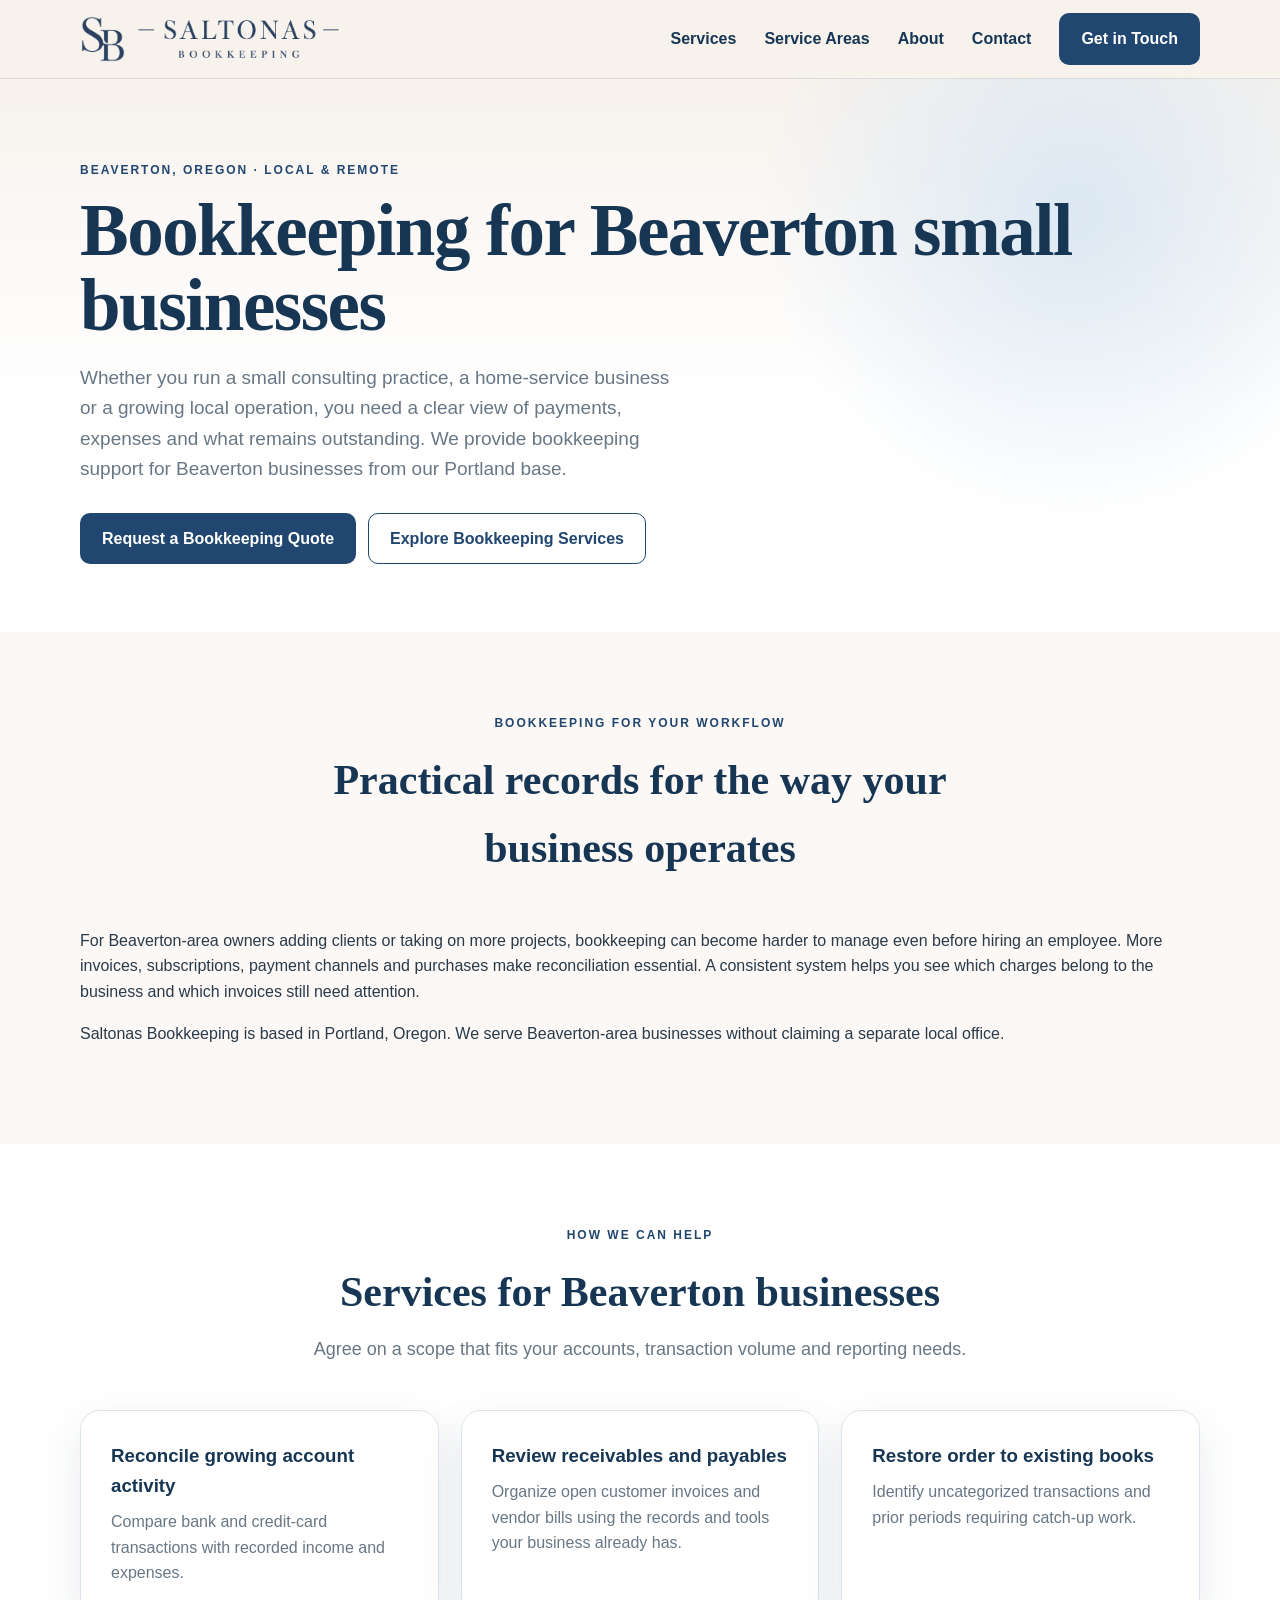
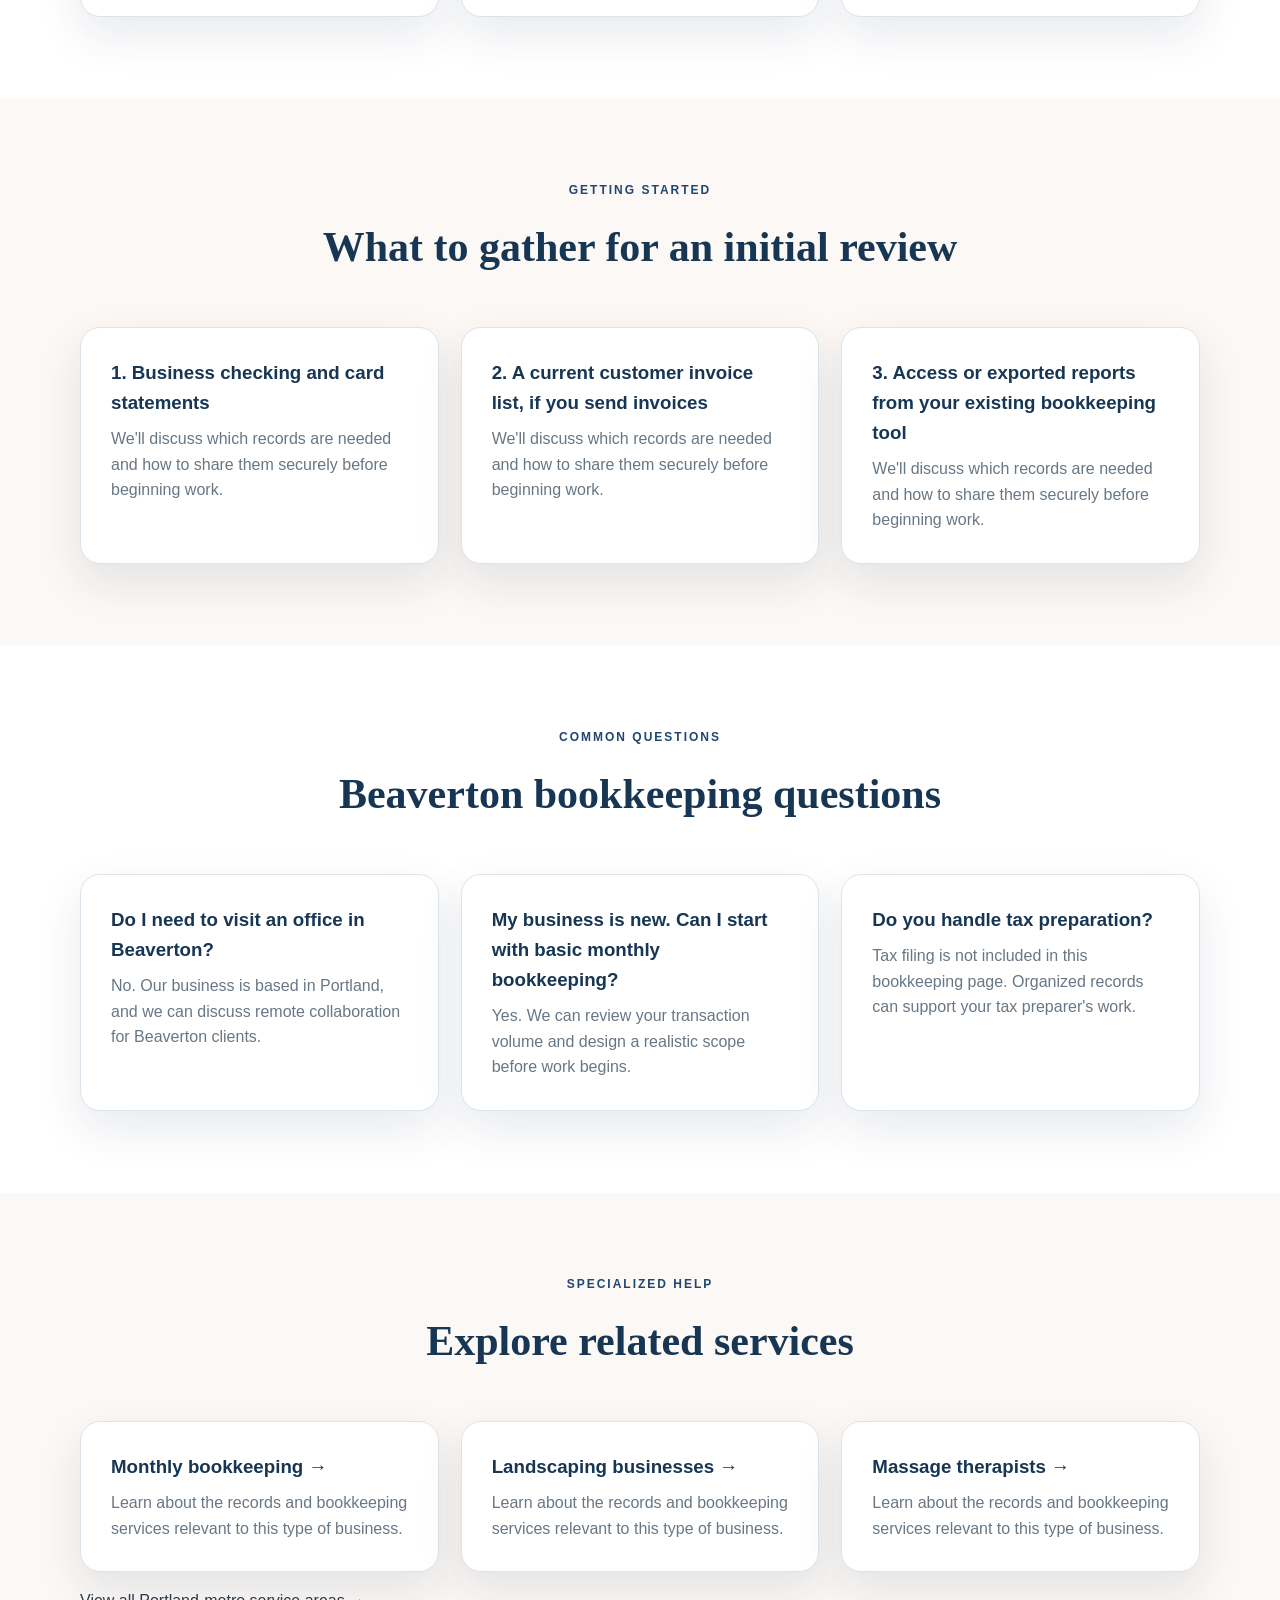
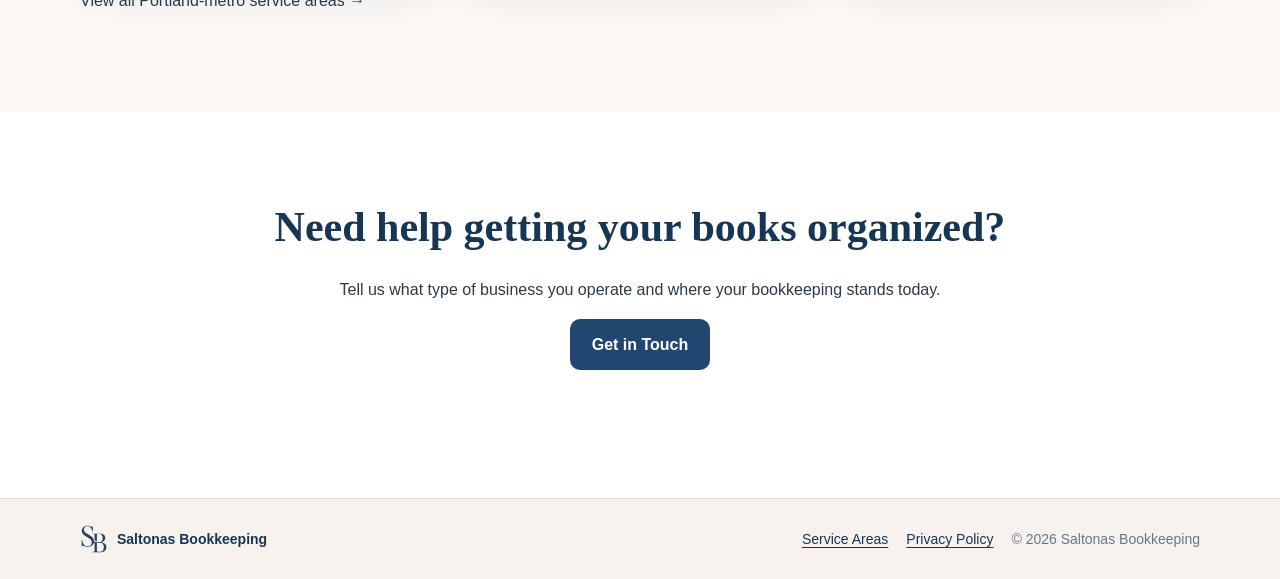
<file: bookkeeping-beaverton.html>
<!DOCTYPE html>
<html lang="en">
<head>
  <meta charset="UTF-8" />
  <meta name="viewport" content="width=device-width, initial-scale=1.0" />
  <meta name="theme-color" content="#f7f2ed" />
  <title>Bookkeeping for Beaverton Businesses | Saltonas Bookkeeping</title>
  <meta name="description" content="Beaverton, Oregon bookkeeping support for small businesses. Organize sales, invoices and expenses; reconcile bank accounts and catch up on overdue books." />
  <link rel="canonical" href="https://saltonasbookkeeping.com/bookkeeping-beaverton.html" />
  <meta property="og:type" content="website" />
  <meta property="og:site_name" content="Saltonas Bookkeeping" />
  <meta property="og:title" content="Bookkeeping for Beaverton Businesses | Saltonas Bookkeeping" />
  <meta property="og:description" content="Beaverton, Oregon bookkeeping support for small businesses. Organize sales, invoices and expenses; reconcile bank accounts and catch up on overdue books." />
  <meta property="og:url" content="https://saltonasbookkeeping.com/bookkeeping-beaverton.html" />
  <meta property="og:image" content="https://saltonasbookkeeping.com/icon-512.png" />
  <link rel="icon" href="favicon.ico" sizes="any" />
  <link rel="stylesheet" href="styles.css" />
  <script type="application/ld+json">{"@context":"https://schema.org","@type":"Service","name":"Bookkeeping services for small businesses in Beaverton, Oregon","description":"Beaverton, Oregon bookkeeping support for small businesses. Organize sales, invoices and expenses; reconcile bank accounts and catch up on overdue books.","serviceType":"Bookkeeping","url":"https://saltonasbookkeeping.com/bookkeeping-beaverton.html","areaServed":{"@type":"Place","name":"Beaverton, Oregon"},"provider":{"@type":"Organization","name":"Saltonas Bookkeeping LLC","url":"https://saltonasbookkeeping.com/"}}</script>
</head>
<body>
  <header class="site-header">
    <div class="container header-row">
      <a class="brand" href="index.html" aria-label="Saltonas Bookkeeping home">
        <img class="brand-mark" src="logo-mark-transparent.png" alt="" />
        <img class="brand-wordmark" src="logo-wordmark-transparent.png" alt="Saltonas Bookkeeping" />
      </a>
      <nav class="desktop-nav" aria-label="Primary navigation">
        <a href="index.html#services">Services</a>
        <a href="service-areas.html">Service Areas</a>
        <a href="index.html#about">About</a>
        <a href="index.html#contact">Contact</a>
      </nav>
      <a class="button header-cta" href="index.html#contact">Get in Touch</a>
      <button class="menu-button" id="menuButton" type="button" aria-expanded="false" aria-controls="mobileMenu" aria-label="Open menu"><span></span><span></span><span></span></button>
    </div>
    <nav class="mobile-menu" id="mobileMenu" aria-label="Mobile navigation">
      <a href="index.html">Home</a>
      <a href="service-areas.html">Service Areas</a>
      <a href="index.html#contact">Contact</a>
    </nav>
  </header>
  <main>
    <section class="hero">
      <div class="container">
        <p class="eyebrow">BEAVERTON, OREGON · LOCAL &amp; REMOTE</p>
        <h1>Bookkeeping for Beaverton small businesses</h1>
        <p class="hero-text">Whether you run a small consulting practice, a home-service business or a growing local operation, you need a clear view of payments, expenses and what remains outstanding. We provide bookkeeping support for Beaverton businesses from our Portland base.</p>
        <div class="hero-actions"><a class="button" href="index.html#contact">Request a Bookkeeping Quote</a><a class="button secondary" href="#services">Explore Bookkeeping Services</a></div>
      </div>
    </section>
    <section class="section process-section">
      <div class="container">
        <div class="section-heading"><p class="eyebrow">BOOKKEEPING FOR YOUR WORKFLOW</p><h2>Practical records for the way your business operates</h2></div>
        <p>For Beaverton-area owners adding clients or taking on more projects, bookkeeping can become harder to manage even before hiring an employee. More invoices, subscriptions, payment channels and purchases make reconciliation essential. A consistent system helps you see which charges belong to the business and which invoices still need attention.</p>
        <p>Saltonas Bookkeeping is based in Portland, Oregon. We serve Beaverton-area businesses without claiming a separate local office.</p>
      </div>
    </section>
    <section class="section services-section" id="services">
      <div class="container">
        <div class="section-heading"><p class="eyebrow">HOW WE CAN HELP</p><h2>Services for Beaverton businesses</h2><p>Agree on a scope that fits your accounts, transaction volume and reporting needs.</p></div>
        <div class="cards"><article class="card"><h3>Reconcile growing account activity</h3><p>Compare bank and credit-card transactions with recorded income and expenses.</p></article>
<article class="card"><h3>Review receivables and payables</h3><p>Organize open customer invoices and vendor bills using the records and tools your business already has.</p></article>
<article class="card"><h3>Restore order to existing books</h3><p>Identify uncategorized transactions and prior periods requiring catch-up work.</p></article></div>
      </div>
    </section>
    <section class="section process-section">
      <div class="container">
        <div class="section-heading"><p class="eyebrow">GETTING STARTED</p><h2>What to gather for an initial review</h2></div>
        <div class="cards"><div class="card"><h3>1. Business checking and card statements</h3><p>We'll discuss which records are needed and how to share them securely before beginning work.</p></div>
<div class="card"><h3>2. A current customer invoice list, if you send invoices</h3><p>We'll discuss which records are needed and how to share them securely before beginning work.</p></div>
<div class="card"><h3>3. Access or exported reports from your existing bookkeeping tool</h3><p>We'll discuss which records are needed and how to share them securely before beginning work.</p></div></div>
      </div>
    </section>
    <section class="section services-section">
      <div class="container">
        <div class="section-heading"><p class="eyebrow">COMMON QUESTIONS</p><h2>Beaverton bookkeeping questions</h2></div>
        <div class="cards"><article class="card"><h3>Do I need to visit an office in Beaverton?</h3><p>No. Our business is based in Portland, and we can discuss remote collaboration for Beaverton clients.</p></article>
<article class="card"><h3>My business is new. Can I start with basic monthly bookkeeping?</h3><p>Yes. We can review your transaction volume and design a realistic scope before work begins.</p></article>
<article class="card"><h3>Do you handle tax preparation?</h3><p>Tax filing is not included in this bookkeeping page. Organized records can support your tax preparer's work.</p></article></div>
      </div>
    </section>
    <section class="section process-section">
      <div class="container">
        <div class="section-heading"><p class="eyebrow">SPECIALIZED HELP</p><h2>Explore related services</h2></div>
        <div class="cards"><article class="card"><h3><a href="monthly-bookkeeping-portland.html">Monthly bookkeeping →</a></h3><p>Learn about the records and bookkeeping services relevant to this type of business.</p></article>
<article class="card"><h3><a href="bookkeeping-for-landscapers.html">Landscaping businesses →</a></h3><p>Learn about the records and bookkeeping services relevant to this type of business.</p></article>
<article class="card"><h3><a href="bookkeeping-for-massage-therapists.html">Massage therapists →</a></h3><p>Learn about the records and bookkeeping services relevant to this type of business.</p></article></div>
        <p><a href="service-areas.html">View all Portland-metro service areas →</a></p>
      </div>
    </section>
    <section class="section contact-section"><div class="container"><div class="section-heading"><h2>Need help getting your books organized?</h2><p>Tell us what type of business you operate and where your bookkeeping stands today.</p><a class="button" href="index.html#contact">Get in Touch</a></div></div></section>
  </main>
  <footer><div class="container footer-grid"><div class="footer-brand"><img src="logo-mark-transparent.png" alt="" /><a href="index.html">Saltonas Bookkeeping</a></div><div class="footer-right"><a href="service-areas.html">Service Areas</a><a href="privacy.html">Privacy Policy</a><span>© 2026 Saltonas Bookkeeping</span></div></div></footer>
  <script>
    const b=document.getElementById("menuButton"),m=document.getElementById("mobileMenu");
    if(b&&m){b.addEventListener("click",()=>{const o=m.classList.toggle("open");b.setAttribute("aria-expanded",String(o));});m.querySelectorAll("a").forEach(a=>a.addEventListener("click",()=>{m.classList.remove("open");b.setAttribute("aria-expanded","false");}));}
  </script>
</body>
</html>
</file>
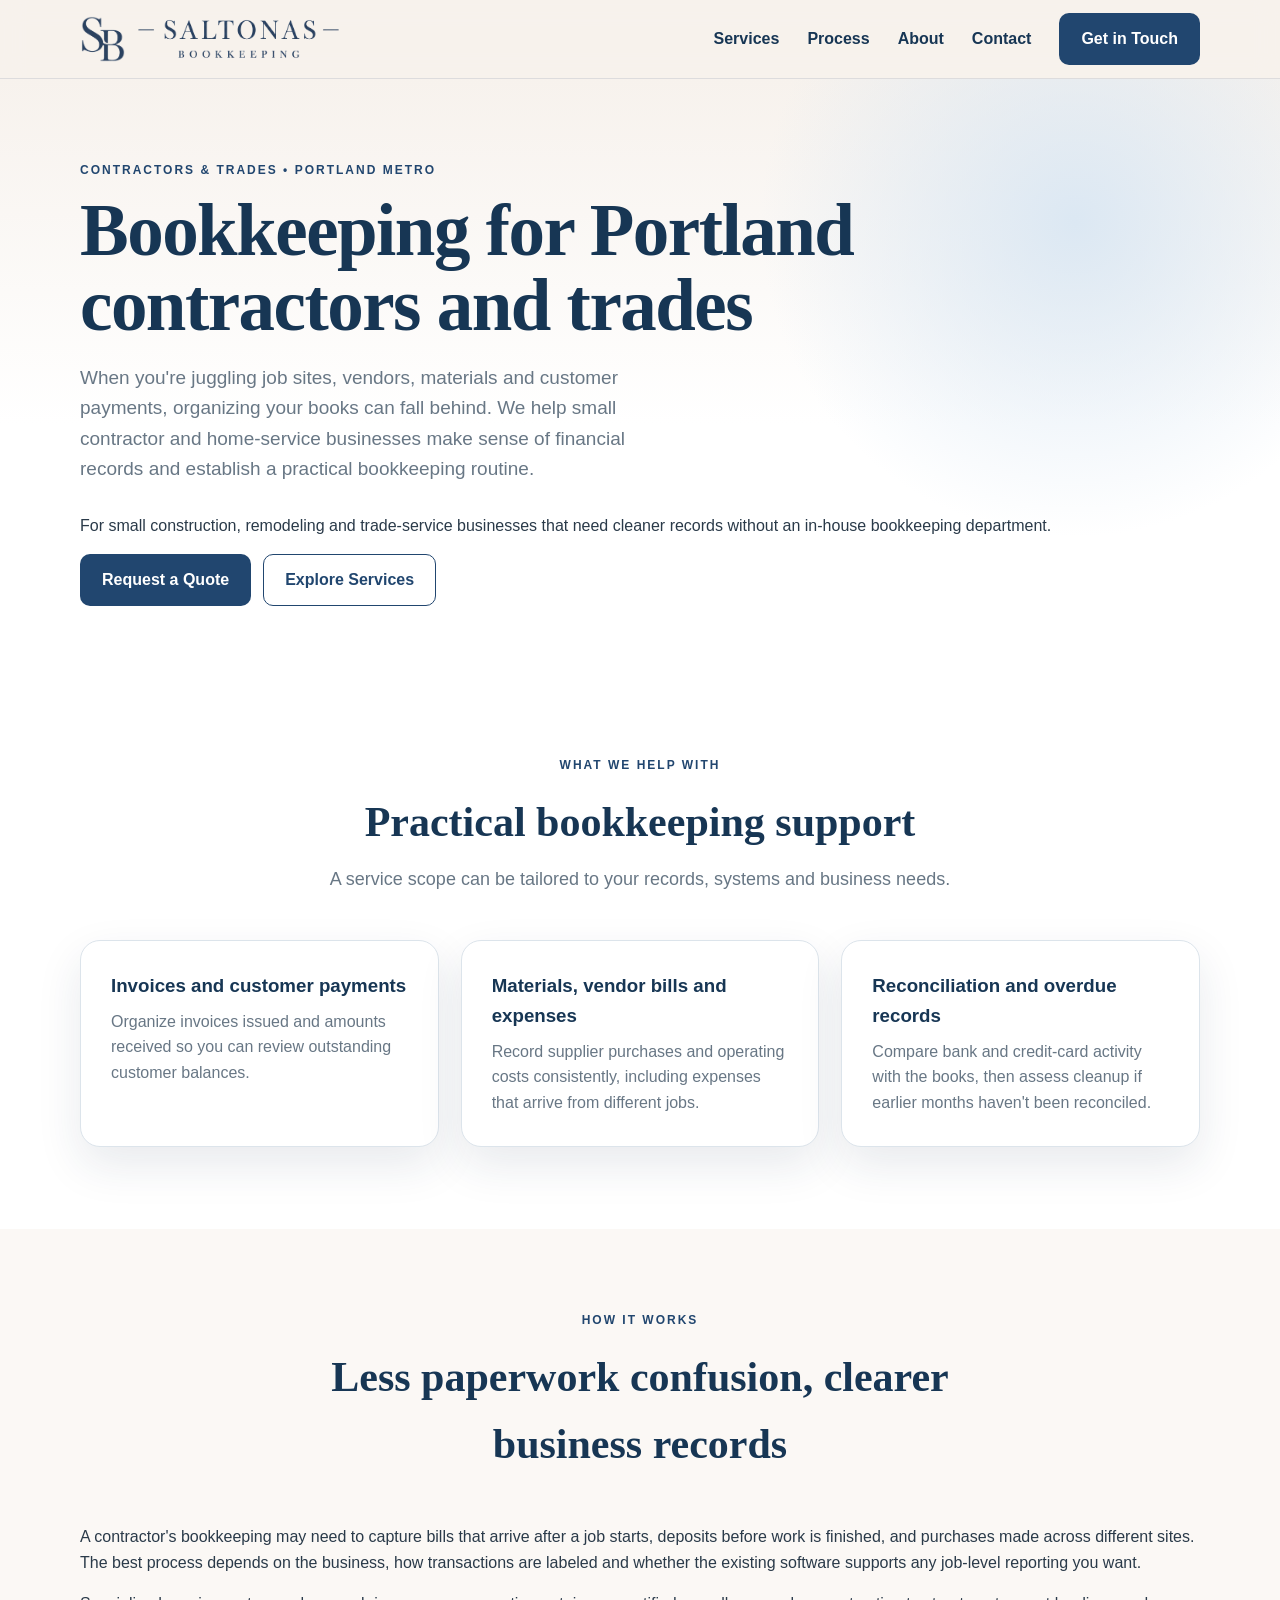
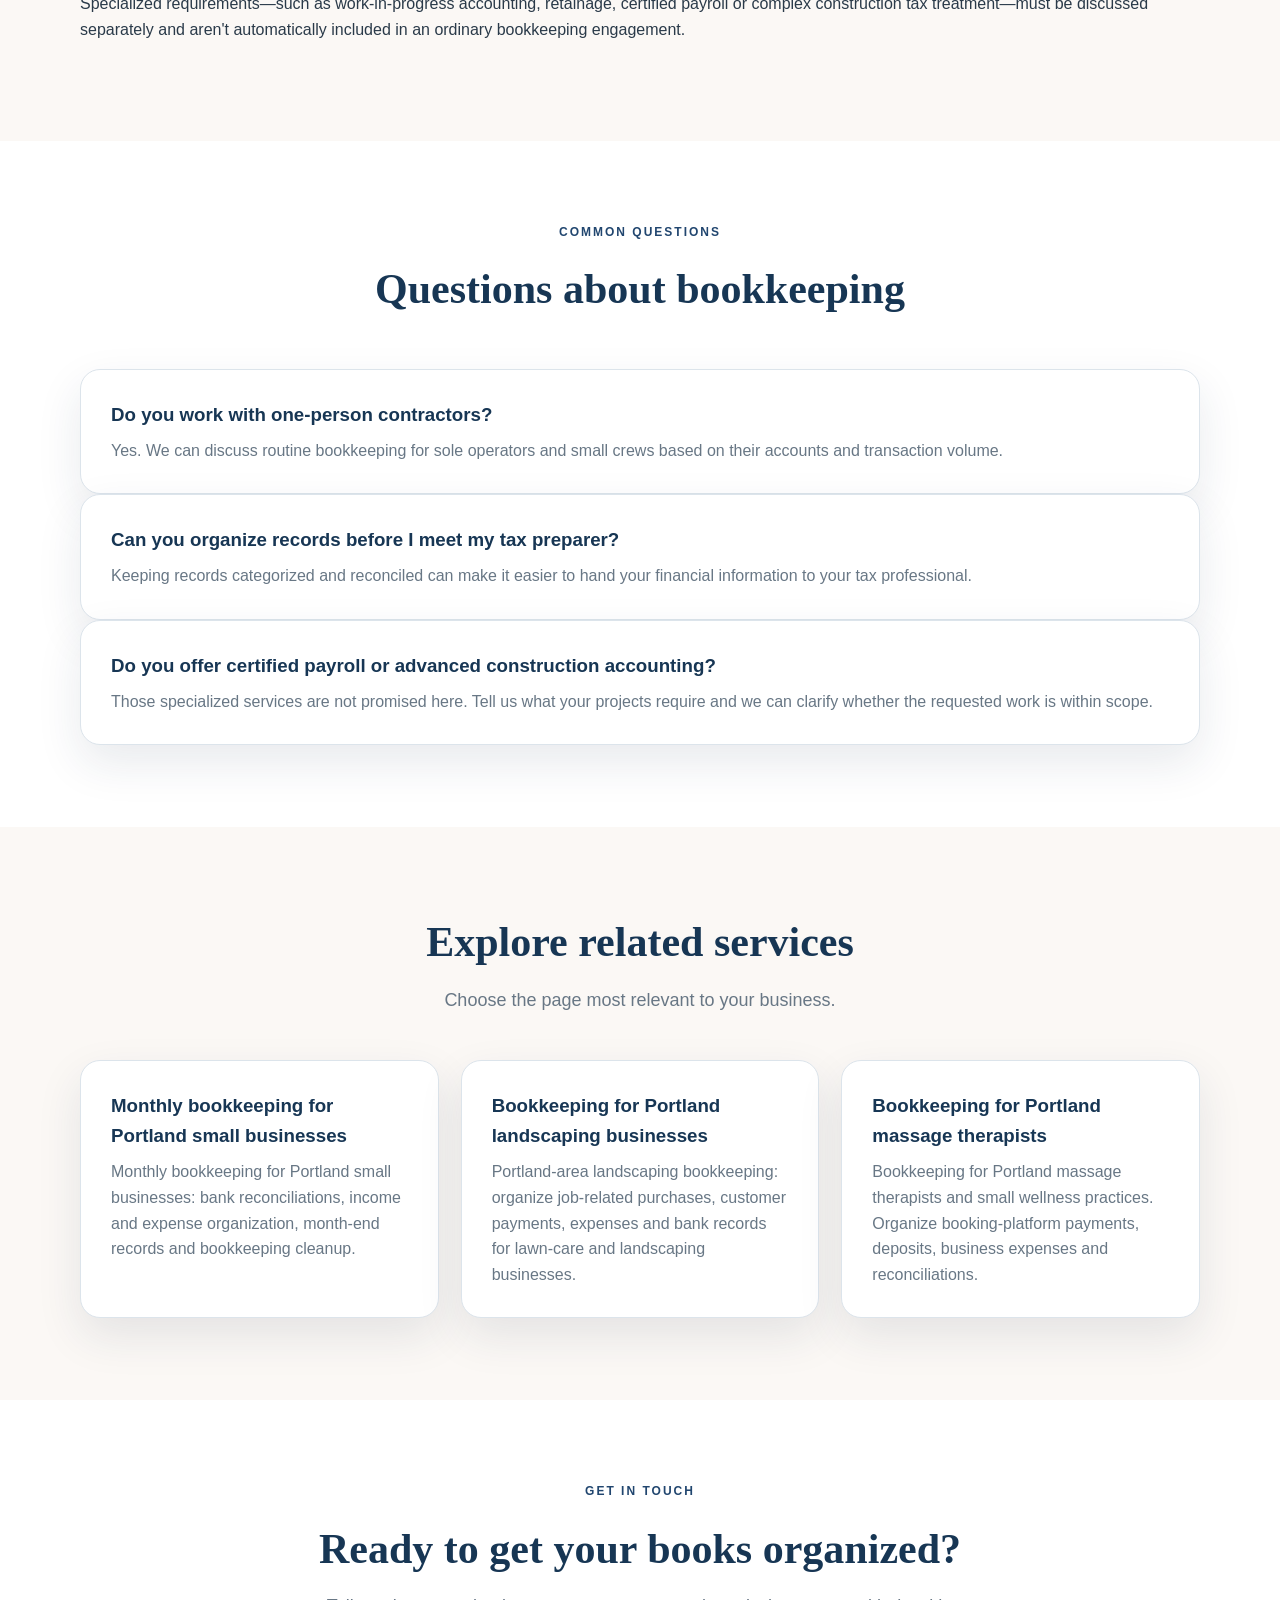
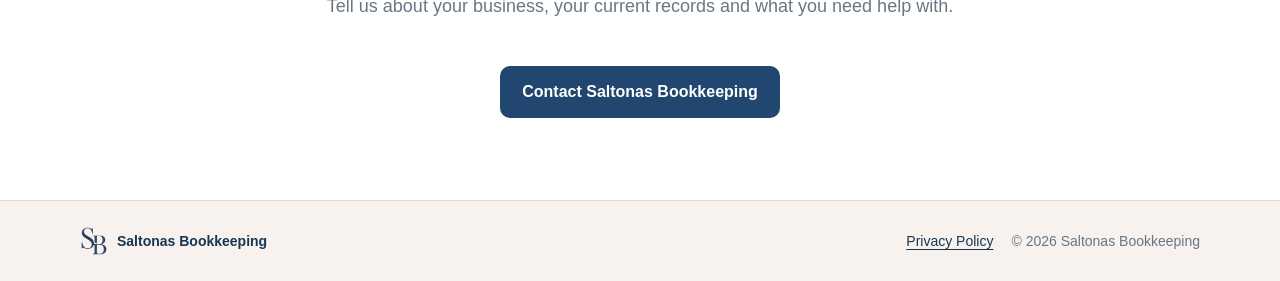
<file: bookkeeping-for-contractors.html>
<!DOCTYPE html>
<html lang="en">
<head>
  <meta charset="UTF-8" />
  <meta name="viewport" content="width=device-width, initial-scale=1.0" />
  <meta name="theme-color" content="#f7f2ed" />
  <title>Contractor Bookkeeping in Portland, OR | Saltonas Bookkeeping</title>
  <meta name="description" content="Bookkeeping for Portland contractors and trades. Organize invoices, vendor payments, materials and bank records; get help with monthly books or catch-up cleanup." />
  <link rel="canonical" href="https://saltonasbookkeeping.com/bookkeeping-for-contractors.html" />
  <meta property="og:type" content="website" />
  <meta property="og:site_name" content="Saltonas Bookkeeping" />
  <meta property="og:title" content="Contractor Bookkeeping in Portland, OR | Saltonas Bookkeeping" />
  <meta property="og:description" content="Bookkeeping for Portland contractors and trades. Organize invoices, vendor payments, materials and bank records; get help with monthly books or catch-up cleanup." />
  <meta property="og:url" content="https://saltonasbookkeeping.com/bookkeeping-for-contractors.html" />
  <meta property="og:image" content="https://saltonasbookkeeping.com/icon-512.png" />
  <link rel="icon" href="favicon.ico" sizes="any" />
  <link rel="stylesheet" href="styles.css" />
  <script type="application/ld+json">{"@context":"https://schema.org","@type":"Service","name":"Bookkeeping for Portland contractors and trades","description":"Bookkeeping for Portland contractors and trades. Organize invoices, vendor payments, materials and bank records; get help with monthly books or catch-up cleanup.","serviceType":"Bookkeeping","url":"https://saltonasbookkeeping.com/bookkeeping-for-contractors.html","provider":{"@type":"Organization","name":"Saltonas Bookkeeping LLC","url":"https://saltonasbookkeeping.com/"},"areaServed":[{"@type":"City","name":"Portland"},{"@type":"State","name":"Oregon"}]}</script>
</head>
<body>
  <header class="site-header">
    <div class="container header-row">
      <a class="brand" href="index.html" aria-label="Saltonas Bookkeeping home">
        <img class="brand-mark" src="logo-mark-transparent.png" alt="" />
        <img class="brand-wordmark" src="logo-wordmark-transparent.png" alt="Saltonas Bookkeeping" />
      </a>
      <nav class="desktop-nav" aria-label="Primary navigation">
        <a href="index.html#services">Services</a>
        <a href="index.html#process">Process</a>
        <a href="index.html#about">About</a>
        <a href="index.html#contact">Contact</a>
      </nav>
      <a class="button header-cta" href="index.html#contact">Get in Touch</a>
      <button class="menu-button" id="menuButton" type="button" aria-expanded="false" aria-controls="mobileMenu" aria-label="Open menu"><span></span><span></span><span></span></button>
    </div>
    <nav class="mobile-menu" id="mobileMenu" aria-label="Mobile navigation">
      <a href="index.html">Home</a>
      <a href="index.html#services">Services</a>
      <a href="index.html#contact">Contact</a>
    </nav>
  </header>
  <main>
    <section class="hero">
      <div class="container">
        <p class="eyebrow">CONTRACTORS &amp; TRADES • PORTLAND METRO</p>
        <h1>Bookkeeping for Portland contractors and trades</h1>
        <p class="hero-text">When you're juggling job sites, vendors, materials and customer payments, organizing your books can fall behind. We help small contractor and home-service businesses make sense of financial records and establish a practical bookkeeping routine.</p>
        <p>For small construction, remodeling and trade-service businesses that need cleaner records without an in-house bookkeeping department.</p>
        <div class="hero-actions">
          <a class="button" href="index.html#contact">Request a Quote</a>
          <a class="button secondary" href="#services">Explore Services</a>
        </div>
      </div>
    </section>
    <section class="section services-section" id="services">
      <div class="container">
        <div class="section-heading">
          <p class="eyebrow">WHAT WE HELP WITH</p>
          <h2>Practical bookkeeping support</h2>
          <p>A service scope can be tailored to your records, systems and business needs.</p>
        </div>
        <div class="cards">
          <article class="card"><h3>Invoices and customer payments</h3><p>Organize invoices issued and amounts received so you can review outstanding customer balances.</p></article>
          <article class="card"><h3>Materials, vendor bills and expenses</h3><p>Record supplier purchases and operating costs consistently, including expenses that arrive from different jobs.</p></article>
          <article class="card"><h3>Reconciliation and overdue records</h3><p>Compare bank and credit-card activity with the books, then assess cleanup if earlier months haven't been reconciled.</p></article>
        </div>
      </div>
    </section>
    <section class="section process-section">
      <div class="container">
        <div class="section-heading">
          <p class="eyebrow">HOW IT WORKS</p>
          <h2>Less paperwork confusion, clearer business records</h2>
        </div>
        <p>A contractor's bookkeeping may need to capture bills that arrive after a job starts, deposits before work is finished, and purchases made across different sites. The best process depends on the business, how transactions are labeled and whether the existing software supports any job-level reporting you want.</p>
        <p>Specialized requirements—such as work-in-progress accounting, retainage, certified payroll or complex construction tax treatment—must be discussed separately and aren't automatically included in an ordinary bookkeeping engagement.</p>
      </div>
    </section>
    <section class="section services-section">
      <div class="container">
        <div class="section-heading"><p class="eyebrow">COMMON QUESTIONS</p><h2>Questions about bookkeeping</h2></div>
        <article class="card"><h3>Do you work with one-person contractors?</h3><p>Yes. We can discuss routine bookkeeping for sole operators and small crews based on their accounts and transaction volume.</p></article>
        <article class="card"><h3>Can you organize records before I meet my tax preparer?</h3><p>Keeping records categorized and reconciled can make it easier to hand your financial information to your tax professional.</p></article>
        <article class="card"><h3>Do you offer certified payroll or advanced construction accounting?</h3><p>Those specialized services are not promised here. Tell us what your projects require and we can clarify whether the requested work is within scope.</p></article>
      </div>
    </section>
    <section class="section process-section">
      <div class="container">
        <div class="section-heading">
          <h2>Explore related services</h2>
          <p>Choose the page most relevant to your business.</p>
        </div>
        <div class="cards">
          <article class="card"><h3><a href="monthly-bookkeeping-portland.html">Monthly bookkeeping for Portland small businesses</a></h3><p>Monthly bookkeeping for Portland small businesses: bank reconciliations, income and expense organization, month-end records and bookkeeping cleanup.</p></article>
          <article class="card"><h3><a href="bookkeeping-for-landscapers.html">Bookkeeping for Portland landscaping businesses</a></h3><p>Portland-area landscaping bookkeeping: organize job-related purchases, customer payments, expenses and bank records for lawn-care and landscaping businesses.</p></article>
          <article class="card"><h3><a href="bookkeeping-for-massage-therapists.html">Bookkeeping for Portland massage therapists</a></h3><p>Bookkeeping for Portland massage therapists and small wellness practices. Organize booking-platform payments, deposits, business expenses and reconciliations.</p></article>
        </div>
      </div>
    </section>
    <section class="section contact-section">
      <div class="container">
        <div class="section-heading"><p class="eyebrow">GET IN TOUCH</p><h2>Ready to get your books organized?</h2>
        <p>Tell us about your business, your current records and what you need help with.</p>
        </div>
        <div style="text-align:center"><a class="button" href="index.html#contact">Contact Saltonas Bookkeeping</a></div>
      </div>
    </section>
  </main>
  <footer>
    <div class="container footer-grid">
      <div class="footer-brand"><img src="logo-mark-transparent.png" alt="" /><a href="index.html">Saltonas Bookkeeping</a></div>
      <div class="footer-right"><a href="privacy.html">Privacy Policy</a><span>© 2026 Saltonas Bookkeeping</span></div>
    </div>
  </footer>
  <script>
    const b=document.getElementById("menuButton"),m=document.getElementById("mobileMenu");
    if(b&&m){b.addEventListener("click",()=>{const o=m.classList.toggle("open");b.setAttribute("aria-expanded",String(o));});
    m.querySelectorAll("a").forEach(a=>a.addEventListener("click",()=>{m.classList.remove("open");b.setAttribute("aria-expanded","false");}));}
  </script>
</body>
</html>
</file>
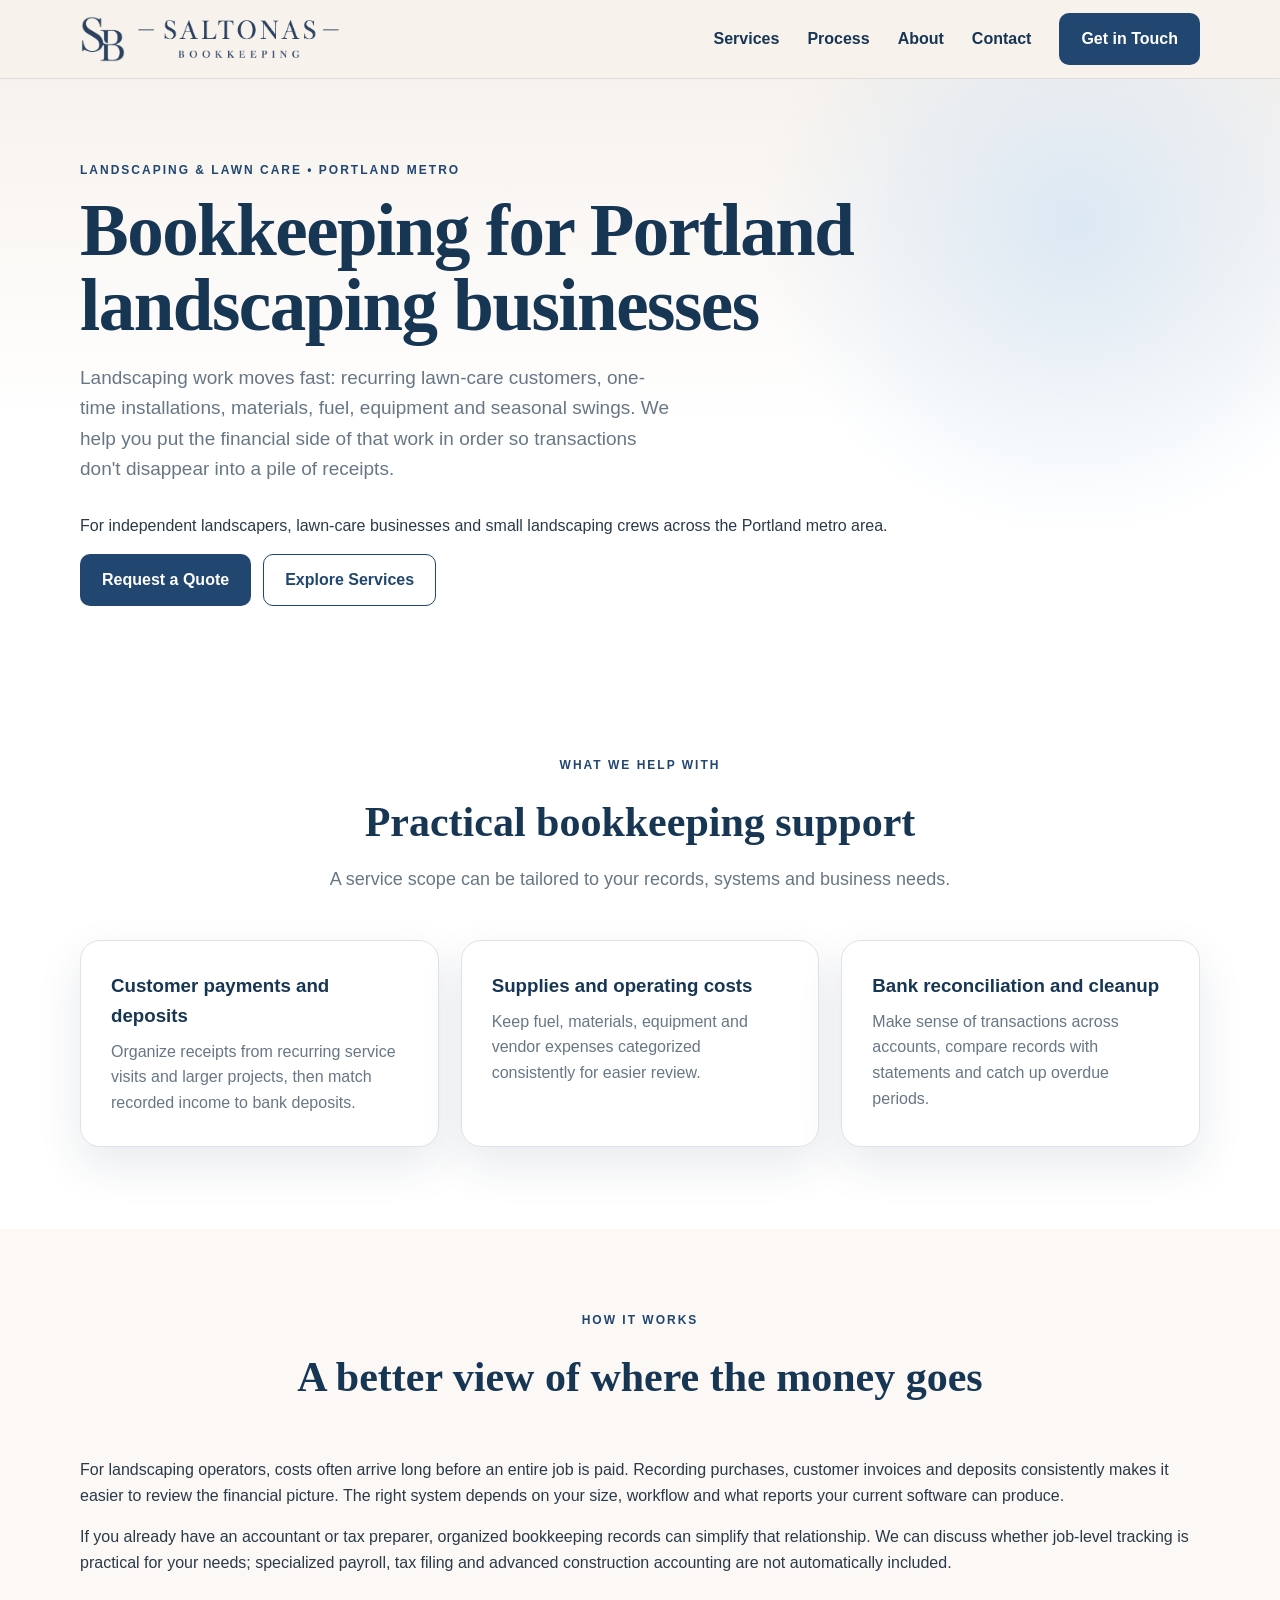
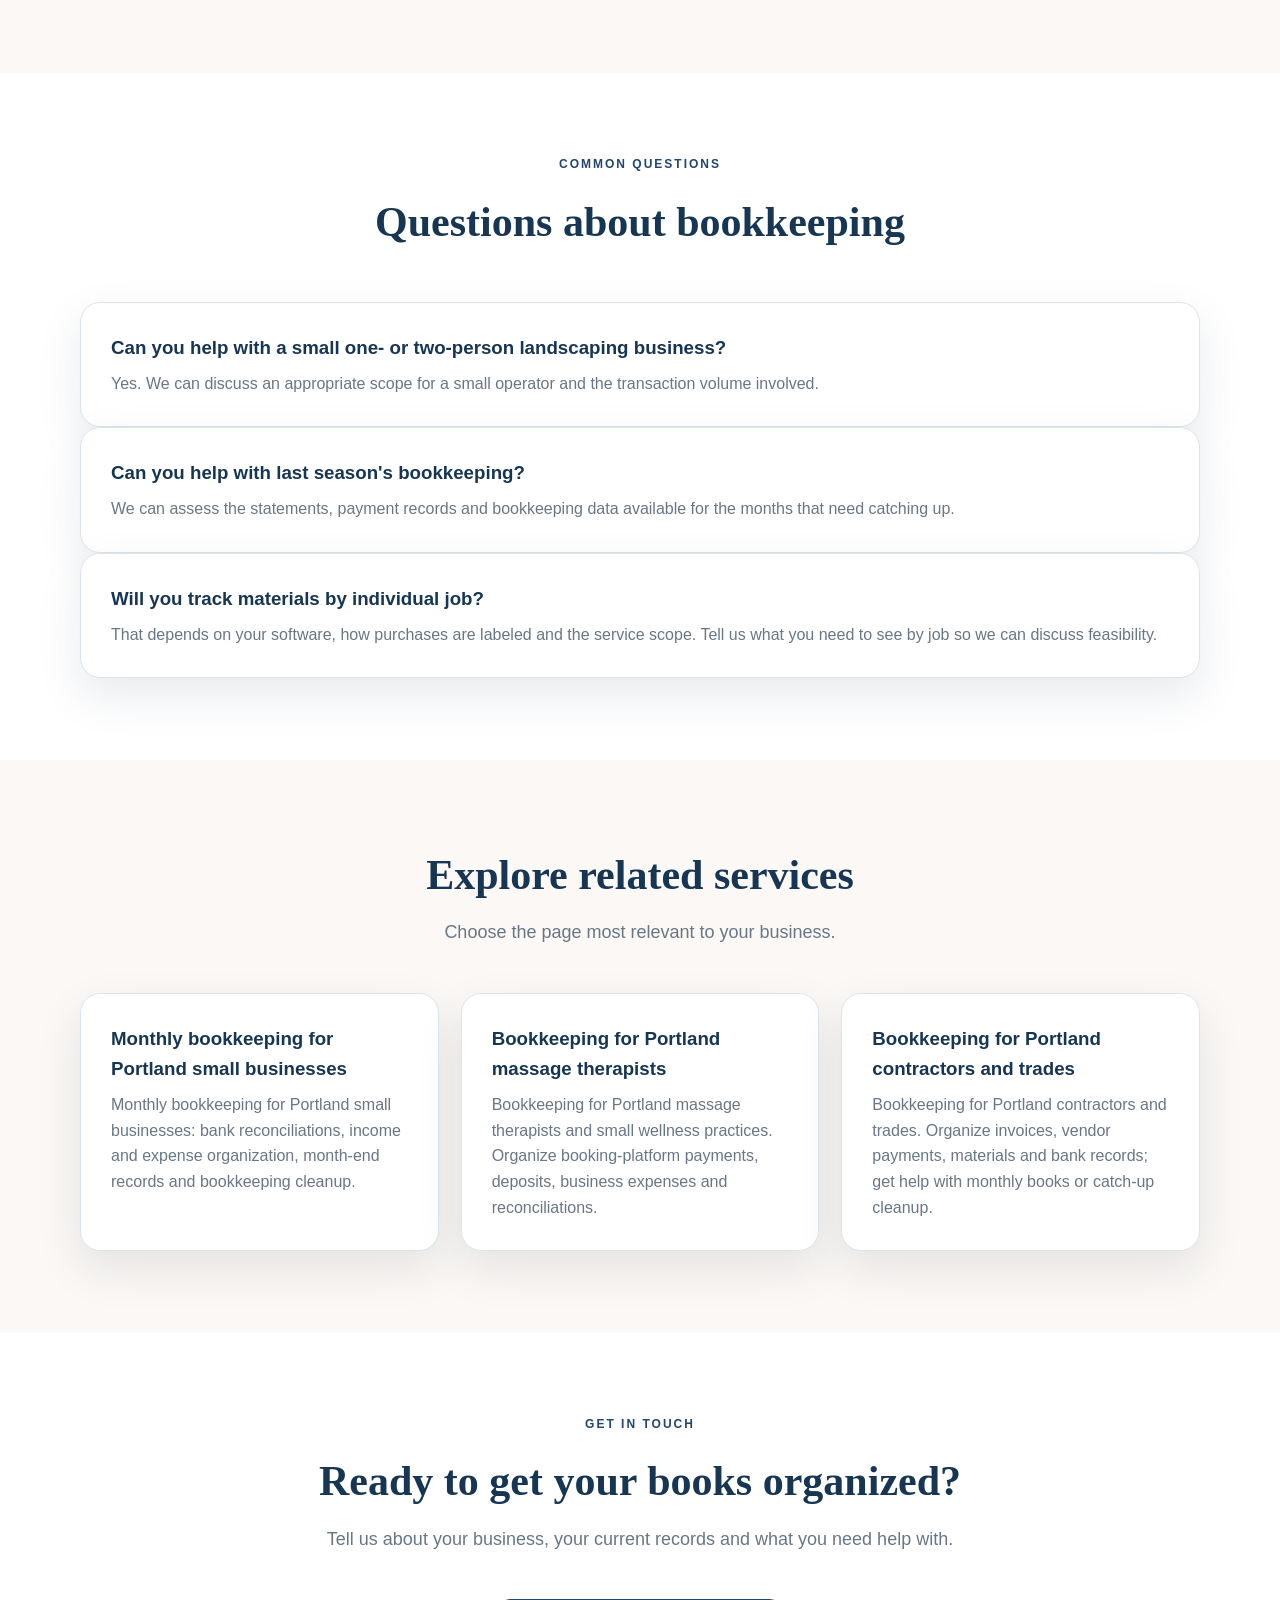
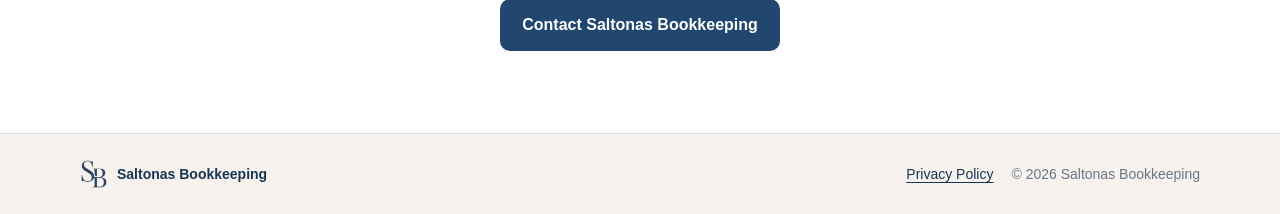
<file: bookkeeping-for-landscapers.html>
<!DOCTYPE html>
<html lang="en">
<head>
  <meta charset="UTF-8" />
  <meta name="viewport" content="width=device-width, initial-scale=1.0" />
  <meta name="theme-color" content="#f7f2ed" />
  <title>Bookkeeping for Landscapers in Portland | Saltonas Bookkeeping</title>
  <meta name="description" content="Portland-area landscaping bookkeeping: organize job-related purchases, customer payments, expenses and bank records for lawn-care and landscaping businesses." />
  <link rel="canonical" href="https://saltonasbookkeeping.com/bookkeeping-for-landscapers.html" />
  <meta property="og:type" content="website" />
  <meta property="og:site_name" content="Saltonas Bookkeeping" />
  <meta property="og:title" content="Bookkeeping for Landscapers in Portland | Saltonas Bookkeeping" />
  <meta property="og:description" content="Portland-area landscaping bookkeeping: organize job-related purchases, customer payments, expenses and bank records for lawn-care and landscaping businesses." />
  <meta property="og:url" content="https://saltonasbookkeeping.com/bookkeeping-for-landscapers.html" />
  <meta property="og:image" content="https://saltonasbookkeeping.com/icon-512.png" />
  <link rel="icon" href="favicon.ico" sizes="any" />
  <link rel="stylesheet" href="styles.css" />
  <script type="application/ld+json">{"@context":"https://schema.org","@type":"Service","name":"Bookkeeping for Portland landscaping businesses","description":"Portland-area landscaping bookkeeping: organize job-related purchases, customer payments, expenses and bank records for lawn-care and landscaping businesses.","serviceType":"Bookkeeping","url":"https://saltonasbookkeeping.com/bookkeeping-for-landscapers.html","provider":{"@type":"Organization","name":"Saltonas Bookkeeping LLC","url":"https://saltonasbookkeeping.com/"},"areaServed":[{"@type":"City","name":"Portland"},{"@type":"State","name":"Oregon"}]}</script>
</head>
<body>
  <header class="site-header">
    <div class="container header-row">
      <a class="brand" href="index.html" aria-label="Saltonas Bookkeeping home">
        <img class="brand-mark" src="logo-mark-transparent.png" alt="" />
        <img class="brand-wordmark" src="logo-wordmark-transparent.png" alt="Saltonas Bookkeeping" />
      </a>
      <nav class="desktop-nav" aria-label="Primary navigation">
        <a href="index.html#services">Services</a>
        <a href="index.html#process">Process</a>
        <a href="index.html#about">About</a>
        <a href="index.html#contact">Contact</a>
      </nav>
      <a class="button header-cta" href="index.html#contact">Get in Touch</a>
      <button class="menu-button" id="menuButton" type="button" aria-expanded="false" aria-controls="mobileMenu" aria-label="Open menu"><span></span><span></span><span></span></button>
    </div>
    <nav class="mobile-menu" id="mobileMenu" aria-label="Mobile navigation">
      <a href="index.html">Home</a>
      <a href="index.html#services">Services</a>
      <a href="index.html#contact">Contact</a>
    </nav>
  </header>
  <main>
    <section class="hero">
      <div class="container">
        <p class="eyebrow">LANDSCAPING &amp; LAWN CARE • PORTLAND METRO</p>
        <h1>Bookkeeping for Portland landscaping businesses</h1>
        <p class="hero-text">Landscaping work moves fast: recurring lawn-care customers, one-time installations, materials, fuel, equipment and seasonal swings. We help you put the financial side of that work in order so transactions don't disappear into a pile of receipts.</p>
        <p>For independent landscapers, lawn-care businesses and small landscaping crews across the Portland metro area.</p>
        <div class="hero-actions">
          <a class="button" href="index.html#contact">Request a Quote</a>
          <a class="button secondary" href="#services">Explore Services</a>
        </div>
      </div>
    </section>
    <section class="section services-section" id="services">
      <div class="container">
        <div class="section-heading">
          <p class="eyebrow">WHAT WE HELP WITH</p>
          <h2>Practical bookkeeping support</h2>
          <p>A service scope can be tailored to your records, systems and business needs.</p>
        </div>
        <div class="cards">
          <article class="card"><h3>Customer payments and deposits</h3><p>Organize receipts from recurring service visits and larger projects, then match recorded income to bank deposits.</p></article>
          <article class="card"><h3>Supplies and operating costs</h3><p>Keep fuel, materials, equipment and vendor expenses categorized consistently for easier review.</p></article>
          <article class="card"><h3>Bank reconciliation and cleanup</h3><p>Make sense of transactions across accounts, compare records with statements and catch up overdue periods.</p></article>
        </div>
      </div>
    </section>
    <section class="section process-section">
      <div class="container">
        <div class="section-heading">
          <p class="eyebrow">HOW IT WORKS</p>
          <h2>A better view of where the money goes</h2>
        </div>
        <p>For landscaping operators, costs often arrive long before an entire job is paid. Recording purchases, customer invoices and deposits consistently makes it easier to review the financial picture. The right system depends on your size, workflow and what reports your current software can produce.</p>
        <p>If you already have an accountant or tax preparer, organized bookkeeping records can simplify that relationship. We can discuss whether job-level tracking is practical for your needs; specialized payroll, tax filing and advanced construction accounting are not automatically included.</p>
      </div>
    </section>
    <section class="section services-section">
      <div class="container">
        <div class="section-heading"><p class="eyebrow">COMMON QUESTIONS</p><h2>Questions about bookkeeping</h2></div>
        <article class="card"><h3>Can you help with a small one- or two-person landscaping business?</h3><p>Yes. We can discuss an appropriate scope for a small operator and the transaction volume involved.</p></article>
        <article class="card"><h3>Can you help with last season's bookkeeping?</h3><p>We can assess the statements, payment records and bookkeeping data available for the months that need catching up.</p></article>
        <article class="card"><h3>Will you track materials by individual job?</h3><p>That depends on your software, how purchases are labeled and the service scope. Tell us what you need to see by job so we can discuss feasibility.</p></article>
      </div>
    </section>
    <section class="section process-section">
      <div class="container">
        <div class="section-heading">
          <h2>Explore related services</h2>
          <p>Choose the page most relevant to your business.</p>
        </div>
        <div class="cards">
          <article class="card"><h3><a href="monthly-bookkeeping-portland.html">Monthly bookkeeping for Portland small businesses</a></h3><p>Monthly bookkeeping for Portland small businesses: bank reconciliations, income and expense organization, month-end records and bookkeeping cleanup.</p></article>
          <article class="card"><h3><a href="bookkeeping-for-massage-therapists.html">Bookkeeping for Portland massage therapists</a></h3><p>Bookkeeping for Portland massage therapists and small wellness practices. Organize booking-platform payments, deposits, business expenses and reconciliations.</p></article>
          <article class="card"><h3><a href="bookkeeping-for-contractors.html">Bookkeeping for Portland contractors and trades</a></h3><p>Bookkeeping for Portland contractors and trades. Organize invoices, vendor payments, materials and bank records; get help with monthly books or catch-up cleanup.</p></article>
        </div>
      </div>
    </section>
    <section class="section contact-section">
      <div class="container">
        <div class="section-heading"><p class="eyebrow">GET IN TOUCH</p><h2>Ready to get your books organized?</h2>
        <p>Tell us about your business, your current records and what you need help with.</p>
        </div>
        <div style="text-align:center"><a class="button" href="index.html#contact">Contact Saltonas Bookkeeping</a></div>
      </div>
    </section>
  </main>
  <footer>
    <div class="container footer-grid">
      <div class="footer-brand"><img src="logo-mark-transparent.png" alt="" /><a href="index.html">Saltonas Bookkeeping</a></div>
      <div class="footer-right"><a href="privacy.html">Privacy Policy</a><span>© 2026 Saltonas Bookkeeping</span></div>
    </div>
  </footer>
  <script>
    const b=document.getElementById("menuButton"),m=document.getElementById("mobileMenu");
    if(b&&m){b.addEventListener("click",()=>{const o=m.classList.toggle("open");b.setAttribute("aria-expanded",String(o));});
    m.querySelectorAll("a").forEach(a=>a.addEventListener("click",()=>{m.classList.remove("open");b.setAttribute("aria-expanded","false");}));}
  </script>
</body>
</html>
</file>
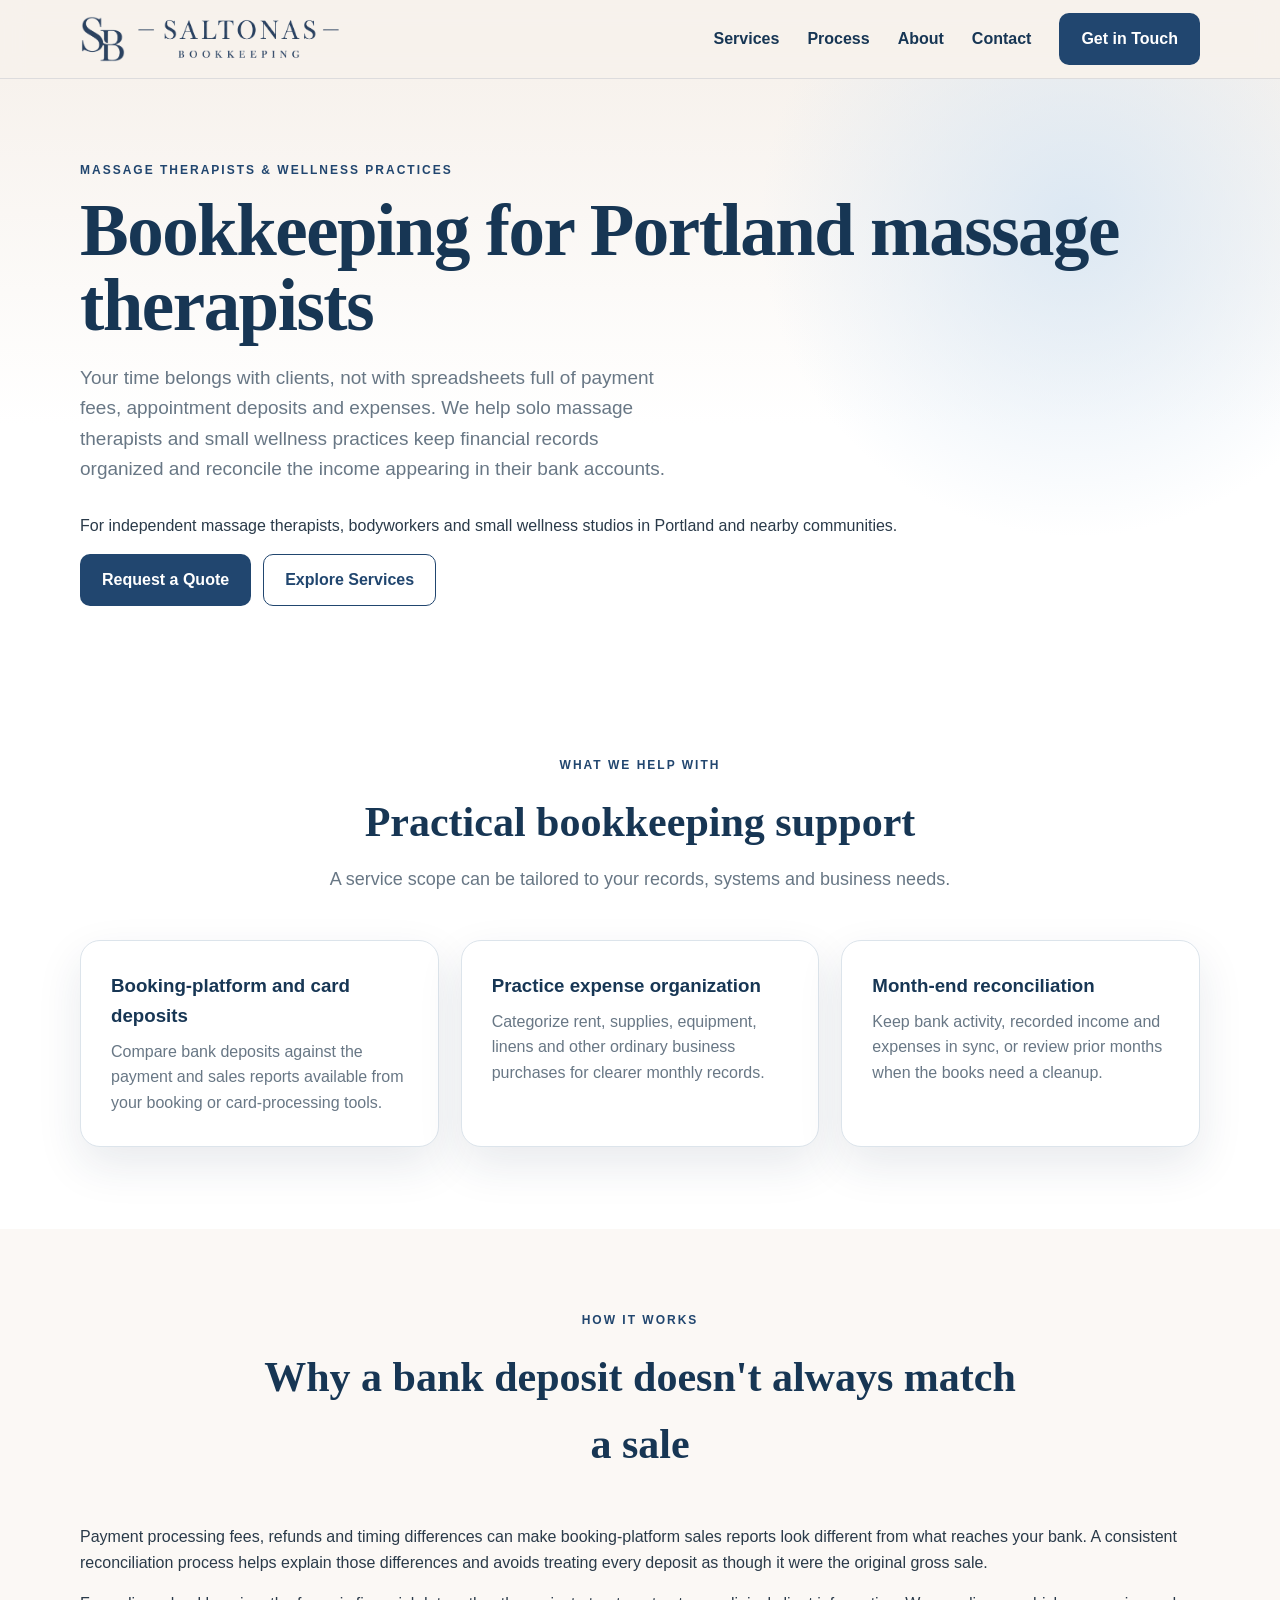
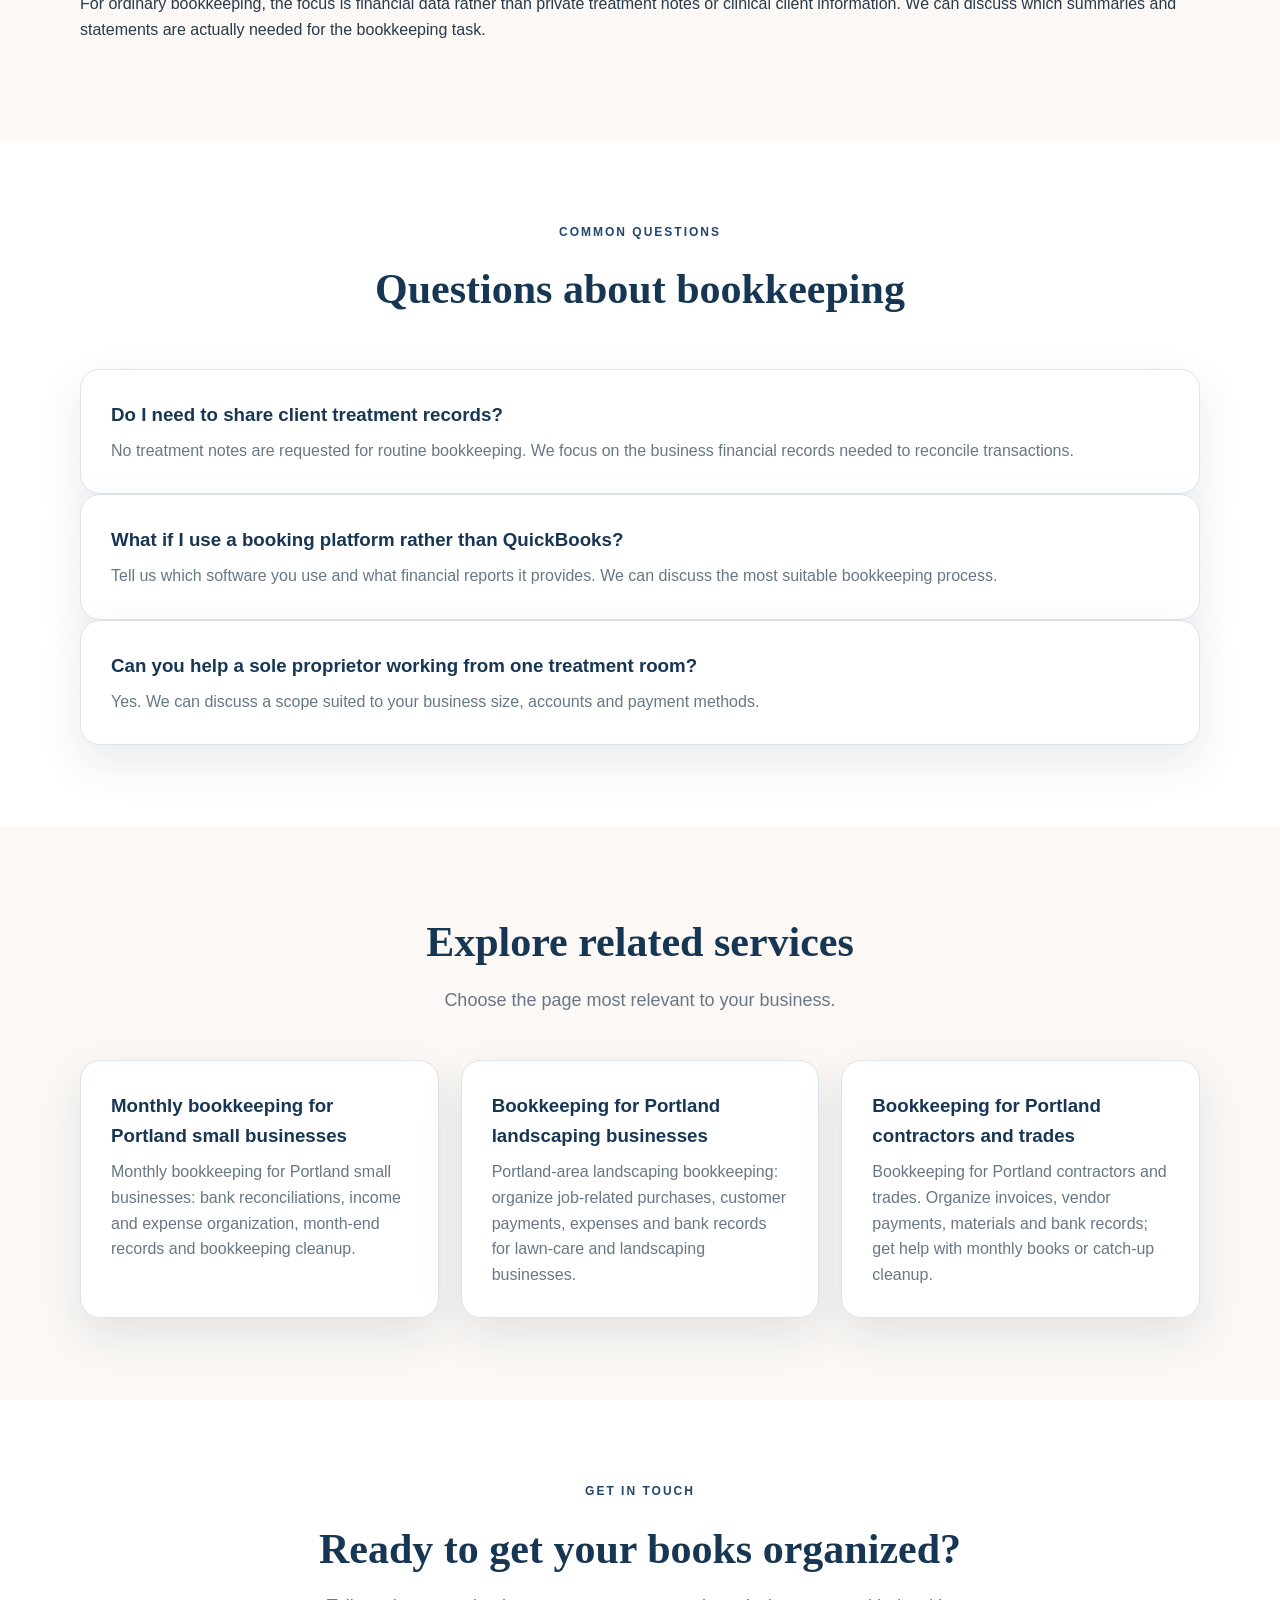
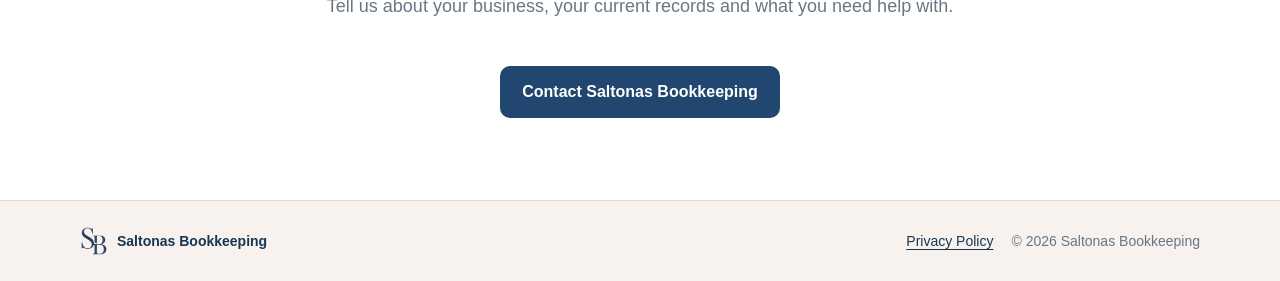
<file: bookkeeping-for-massage-therapists.html>
<!DOCTYPE html>
<html lang="en">
<head>
  <meta charset="UTF-8" />
  <meta name="viewport" content="width=device-width, initial-scale=1.0" />
  <meta name="theme-color" content="#f7f2ed" />
  <title>Massage Therapist Bookkeeping in Portland | Saltonas Bookkeeping</title>
  <meta name="description" content="Bookkeeping for Portland massage therapists and small wellness practices. Organize booking-platform payments, deposits, business expenses and reconciliations." />
  <link rel="canonical" href="https://saltonasbookkeeping.com/bookkeeping-for-massage-therapists.html" />
  <meta property="og:type" content="website" />
  <meta property="og:site_name" content="Saltonas Bookkeeping" />
  <meta property="og:title" content="Massage Therapist Bookkeeping in Portland | Saltonas Bookkeeping" />
  <meta property="og:description" content="Bookkeeping for Portland massage therapists and small wellness practices. Organize booking-platform payments, deposits, business expenses and reconciliations." />
  <meta property="og:url" content="https://saltonasbookkeeping.com/bookkeeping-for-massage-therapists.html" />
  <meta property="og:image" content="https://saltonasbookkeeping.com/icon-512.png" />
  <link rel="icon" href="favicon.ico" sizes="any" />
  <link rel="stylesheet" href="styles.css" />
  <script type="application/ld+json">{"@context":"https://schema.org","@type":"Service","name":"Bookkeeping for Portland massage therapists","description":"Bookkeeping for Portland massage therapists and small wellness practices. Organize booking-platform payments, deposits, business expenses and reconciliations.","serviceType":"Bookkeeping","url":"https://saltonasbookkeeping.com/bookkeeping-for-massage-therapists.html","provider":{"@type":"Organization","name":"Saltonas Bookkeeping LLC","url":"https://saltonasbookkeeping.com/"},"areaServed":[{"@type":"City","name":"Portland"},{"@type":"State","name":"Oregon"}]}</script>
</head>
<body>
  <header class="site-header">
    <div class="container header-row">
      <a class="brand" href="index.html" aria-label="Saltonas Bookkeeping home">
        <img class="brand-mark" src="logo-mark-transparent.png" alt="" />
        <img class="brand-wordmark" src="logo-wordmark-transparent.png" alt="Saltonas Bookkeeping" />
      </a>
      <nav class="desktop-nav" aria-label="Primary navigation">
        <a href="index.html#services">Services</a>
        <a href="index.html#process">Process</a>
        <a href="index.html#about">About</a>
        <a href="index.html#contact">Contact</a>
      </nav>
      <a class="button header-cta" href="index.html#contact">Get in Touch</a>
      <button class="menu-button" id="menuButton" type="button" aria-expanded="false" aria-controls="mobileMenu" aria-label="Open menu"><span></span><span></span><span></span></button>
    </div>
    <nav class="mobile-menu" id="mobileMenu" aria-label="Mobile navigation">
      <a href="index.html">Home</a>
      <a href="index.html#services">Services</a>
      <a href="index.html#contact">Contact</a>
    </nav>
  </header>
  <main>
    <section class="hero">
      <div class="container">
        <p class="eyebrow">MASSAGE THERAPISTS &amp; WELLNESS PRACTICES</p>
        <h1>Bookkeeping for Portland massage therapists</h1>
        <p class="hero-text">Your time belongs with clients, not with spreadsheets full of payment fees, appointment deposits and expenses. We help solo massage therapists and small wellness practices keep financial records organized and reconcile the income appearing in their bank accounts.</p>
        <p>For independent massage therapists, bodyworkers and small wellness studios in Portland and nearby communities.</p>
        <div class="hero-actions">
          <a class="button" href="index.html#contact">Request a Quote</a>
          <a class="button secondary" href="#services">Explore Services</a>
        </div>
      </div>
    </section>
    <section class="section services-section" id="services">
      <div class="container">
        <div class="section-heading">
          <p class="eyebrow">WHAT WE HELP WITH</p>
          <h2>Practical bookkeeping support</h2>
          <p>A service scope can be tailored to your records, systems and business needs.</p>
        </div>
        <div class="cards">
          <article class="card"><h3>Booking-platform and card deposits</h3><p>Compare bank deposits against the payment and sales reports available from your booking or card-processing tools.</p></article>
          <article class="card"><h3>Practice expense organization</h3><p>Categorize rent, supplies, equipment, linens and other ordinary business purchases for clearer monthly records.</p></article>
          <article class="card"><h3>Month-end reconciliation</h3><p>Keep bank activity, recorded income and expenses in sync, or review prior months when the books need a cleanup.</p></article>
        </div>
      </div>
    </section>
    <section class="section process-section">
      <div class="container">
        <div class="section-heading">
          <p class="eyebrow">HOW IT WORKS</p>
          <h2>Why a bank deposit doesn't always match a sale</h2>
        </div>
        <p>Payment processing fees, refunds and timing differences can make booking-platform sales reports look different from what reaches your bank. A consistent reconciliation process helps explain those differences and avoids treating every deposit as though it were the original gross sale.</p>
        <p>For ordinary bookkeeping, the focus is financial data rather than private treatment notes or clinical client information. We can discuss which summaries and statements are actually needed for the bookkeeping task.</p>
      </div>
    </section>
    <section class="section services-section">
      <div class="container">
        <div class="section-heading"><p class="eyebrow">COMMON QUESTIONS</p><h2>Questions about bookkeeping</h2></div>
        <article class="card"><h3>Do I need to share client treatment records?</h3><p>No treatment notes are requested for routine bookkeeping. We focus on the business financial records needed to reconcile transactions.</p></article>
        <article class="card"><h3>What if I use a booking platform rather than QuickBooks?</h3><p>Tell us which software you use and what financial reports it provides. We can discuss the most suitable bookkeeping process.</p></article>
        <article class="card"><h3>Can you help a sole proprietor working from one treatment room?</h3><p>Yes. We can discuss a scope suited to your business size, accounts and payment methods.</p></article>
      </div>
    </section>
    <section class="section process-section">
      <div class="container">
        <div class="section-heading">
          <h2>Explore related services</h2>
          <p>Choose the page most relevant to your business.</p>
        </div>
        <div class="cards">
          <article class="card"><h3><a href="monthly-bookkeeping-portland.html">Monthly bookkeeping for Portland small businesses</a></h3><p>Monthly bookkeeping for Portland small businesses: bank reconciliations, income and expense organization, month-end records and bookkeeping cleanup.</p></article>
          <article class="card"><h3><a href="bookkeeping-for-landscapers.html">Bookkeeping for Portland landscaping businesses</a></h3><p>Portland-area landscaping bookkeeping: organize job-related purchases, customer payments, expenses and bank records for lawn-care and landscaping businesses.</p></article>
          <article class="card"><h3><a href="bookkeeping-for-contractors.html">Bookkeeping for Portland contractors and trades</a></h3><p>Bookkeeping for Portland contractors and trades. Organize invoices, vendor payments, materials and bank records; get help with monthly books or catch-up cleanup.</p></article>
        </div>
      </div>
    </section>
    <section class="section contact-section">
      <div class="container">
        <div class="section-heading"><p class="eyebrow">GET IN TOUCH</p><h2>Ready to get your books organized?</h2>
        <p>Tell us about your business, your current records and what you need help with.</p>
        </div>
        <div style="text-align:center"><a class="button" href="index.html#contact">Contact Saltonas Bookkeeping</a></div>
      </div>
    </section>
  </main>
  <footer>
    <div class="container footer-grid">
      <div class="footer-brand"><img src="logo-mark-transparent.png" alt="" /><a href="index.html">Saltonas Bookkeeping</a></div>
      <div class="footer-right"><a href="privacy.html">Privacy Policy</a><span>© 2026 Saltonas Bookkeeping</span></div>
    </div>
  </footer>
  <script>
    const b=document.getElementById("menuButton"),m=document.getElementById("mobileMenu");
    if(b&&m){b.addEventListener("click",()=>{const o=m.classList.toggle("open");b.setAttribute("aria-expanded",String(o));});
    m.querySelectorAll("a").forEach(a=>a.addEventListener("click",()=>{m.classList.remove("open");b.setAttribute("aria-expanded","false");}));}
  </script>
</body>
</html>
</file>
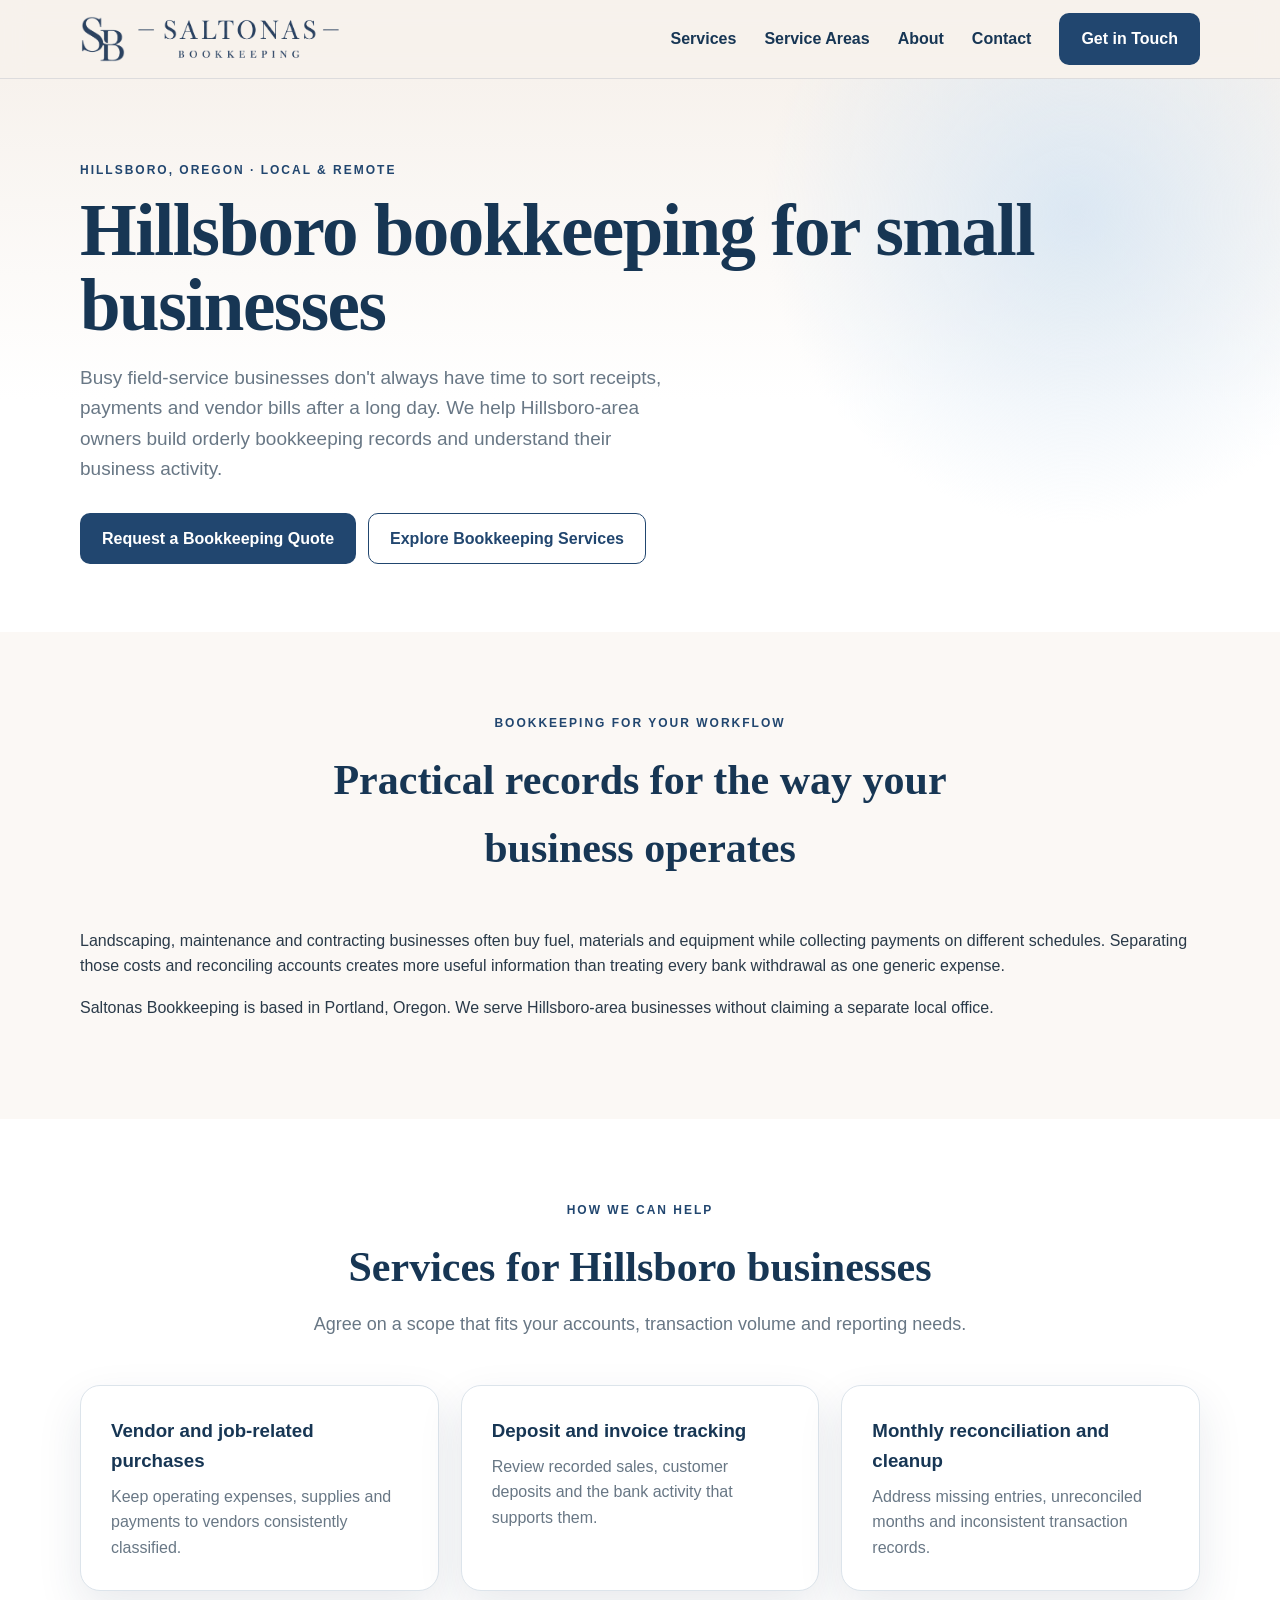
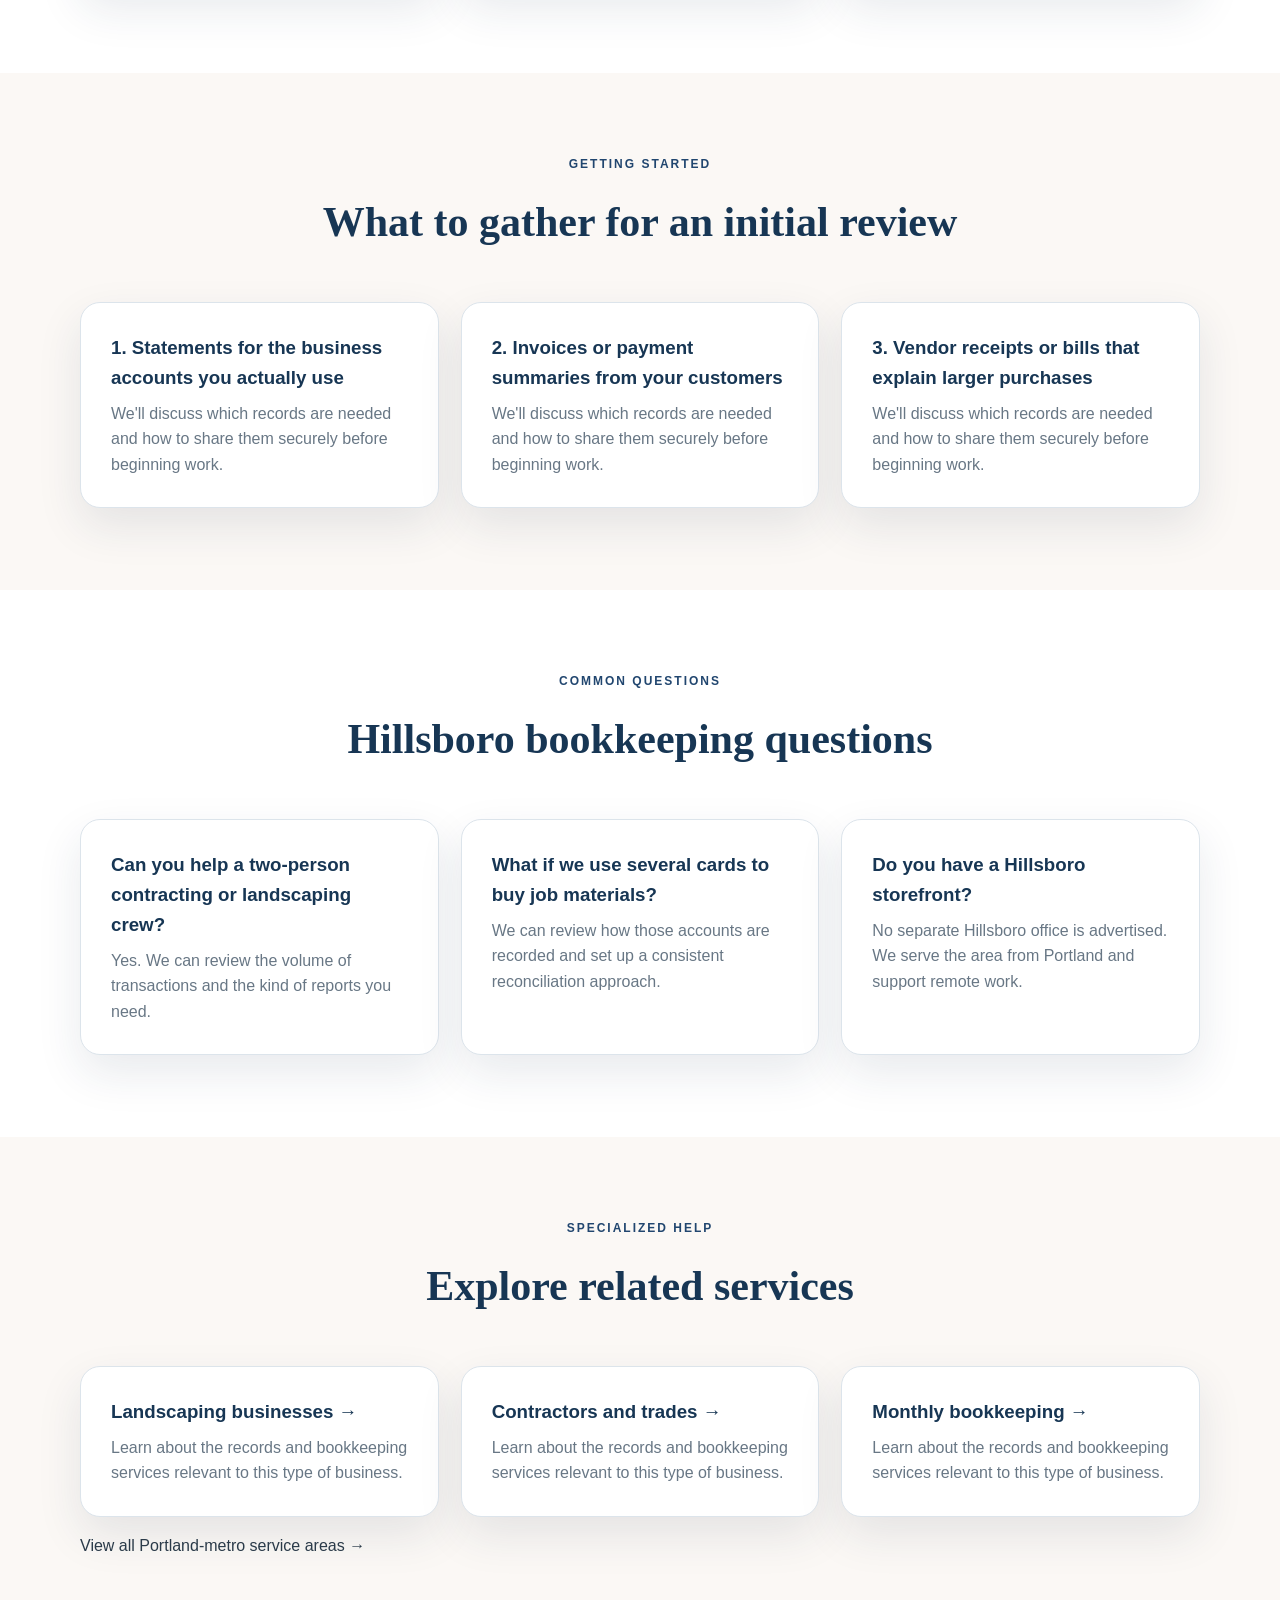
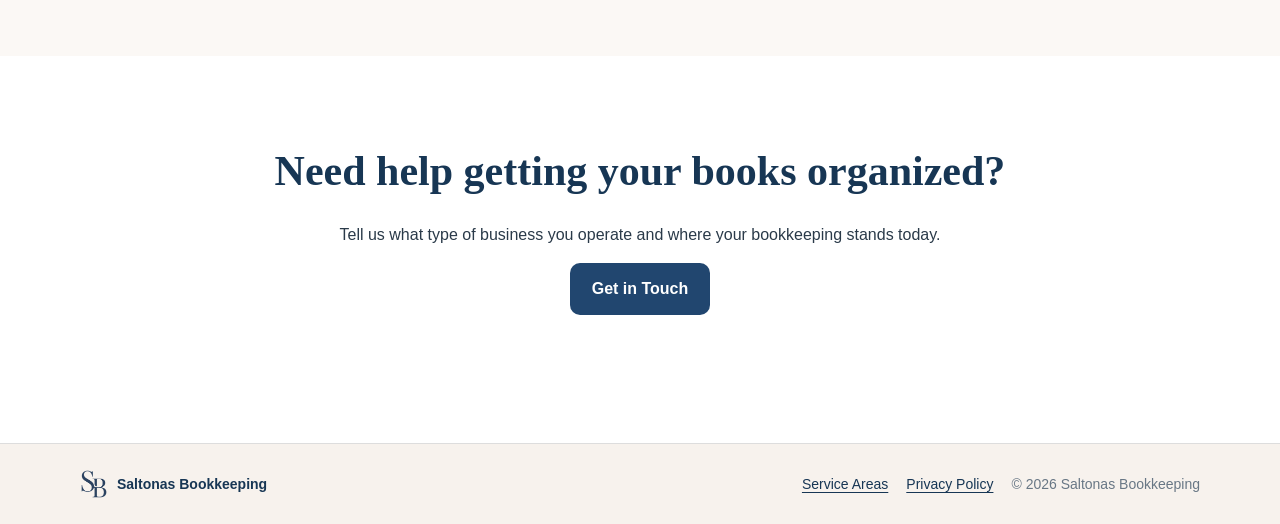
<file: bookkeeping-hillsboro.html>
<!DOCTYPE html>
<html lang="en">
<head>
  <meta charset="UTF-8" />
  <meta name="viewport" content="width=device-width, initial-scale=1.0" />
  <meta name="theme-color" content="#f7f2ed" />
  <title>Hillsboro Bookkeeping for Small Businesses | Saltonas</title>
  <meta name="description" content="Hillsboro, OR bookkeeping for small contractors, landscaping crews and service businesses. Get help reconciling deposits, bills, equipment purchases and overdue books." />
  <link rel="canonical" href="https://saltonasbookkeeping.com/bookkeeping-hillsboro.html" />
  <meta property="og:type" content="website" />
  <meta property="og:site_name" content="Saltonas Bookkeeping" />
  <meta property="og:title" content="Hillsboro Bookkeeping for Small Businesses | Saltonas" />
  <meta property="og:description" content="Hillsboro, OR bookkeeping for small contractors, landscaping crews and service businesses. Get help reconciling deposits, bills, equipment purchases and overdue books." />
  <meta property="og:url" content="https://saltonasbookkeeping.com/bookkeeping-hillsboro.html" />
  <meta property="og:image" content="https://saltonasbookkeeping.com/icon-512.png" />
  <link rel="icon" href="favicon.ico" sizes="any" />
  <link rel="stylesheet" href="styles.css" />
  <script type="application/ld+json">{"@context":"https://schema.org","@type":"Service","name":"Bookkeeping services for small businesses in Hillsboro, Oregon","description":"Hillsboro, OR bookkeeping for small contractors, landscaping crews and service businesses. Get help reconciling deposits, bills, equipment purchases and overdue books.","serviceType":"Bookkeeping","url":"https://saltonasbookkeeping.com/bookkeeping-hillsboro.html","areaServed":{"@type":"Place","name":"Hillsboro, Oregon"},"provider":{"@type":"Organization","name":"Saltonas Bookkeeping LLC","url":"https://saltonasbookkeeping.com/"}}</script>
</head>
<body>
  <header class="site-header">
    <div class="container header-row">
      <a class="brand" href="index.html" aria-label="Saltonas Bookkeeping home">
        <img class="brand-mark" src="logo-mark-transparent.png" alt="" />
        <img class="brand-wordmark" src="logo-wordmark-transparent.png" alt="Saltonas Bookkeeping" />
      </a>
      <nav class="desktop-nav" aria-label="Primary navigation">
        <a href="index.html#services">Services</a>
        <a href="service-areas.html">Service Areas</a>
        <a href="index.html#about">About</a>
        <a href="index.html#contact">Contact</a>
      </nav>
      <a class="button header-cta" href="index.html#contact">Get in Touch</a>
      <button class="menu-button" id="menuButton" type="button" aria-expanded="false" aria-controls="mobileMenu" aria-label="Open menu"><span></span><span></span><span></span></button>
    </div>
    <nav class="mobile-menu" id="mobileMenu" aria-label="Mobile navigation">
      <a href="index.html">Home</a>
      <a href="service-areas.html">Service Areas</a>
      <a href="index.html#contact">Contact</a>
    </nav>
  </header>
  <main>
    <section class="hero">
      <div class="container">
        <p class="eyebrow">HILLSBORO, OREGON · LOCAL &amp; REMOTE</p>
        <h1>Hillsboro bookkeeping for small businesses</h1>
        <p class="hero-text">Busy field-service businesses don't always have time to sort receipts, payments and vendor bills after a long day. We help Hillsboro-area owners build orderly bookkeeping records and understand their business activity.</p>
        <div class="hero-actions"><a class="button" href="index.html#contact">Request a Bookkeeping Quote</a><a class="button secondary" href="#services">Explore Bookkeeping Services</a></div>
      </div>
    </section>
    <section class="section process-section">
      <div class="container">
        <div class="section-heading"><p class="eyebrow">BOOKKEEPING FOR YOUR WORKFLOW</p><h2>Practical records for the way your business operates</h2></div>
        <p>Landscaping, maintenance and contracting businesses often buy fuel, materials and equipment while collecting payments on different schedules. Separating those costs and reconciling accounts creates more useful information than treating every bank withdrawal as one generic expense.</p>
        <p>Saltonas Bookkeeping is based in Portland, Oregon. We serve Hillsboro-area businesses without claiming a separate local office.</p>
      </div>
    </section>
    <section class="section services-section" id="services">
      <div class="container">
        <div class="section-heading"><p class="eyebrow">HOW WE CAN HELP</p><h2>Services for Hillsboro businesses</h2><p>Agree on a scope that fits your accounts, transaction volume and reporting needs.</p></div>
        <div class="cards"><article class="card"><h3>Vendor and job-related purchases</h3><p>Keep operating expenses, supplies and payments to vendors consistently classified.</p></article>
<article class="card"><h3>Deposit and invoice tracking</h3><p>Review recorded sales, customer deposits and the bank activity that supports them.</p></article>
<article class="card"><h3>Monthly reconciliation and cleanup</h3><p>Address missing entries, unreconciled months and inconsistent transaction records.</p></article></div>
      </div>
    </section>
    <section class="section process-section">
      <div class="container">
        <div class="section-heading"><p class="eyebrow">GETTING STARTED</p><h2>What to gather for an initial review</h2></div>
        <div class="cards"><div class="card"><h3>1. Statements for the business accounts you actually use</h3><p>We'll discuss which records are needed and how to share them securely before beginning work.</p></div>
<div class="card"><h3>2. Invoices or payment summaries from your customers</h3><p>We'll discuss which records are needed and how to share them securely before beginning work.</p></div>
<div class="card"><h3>3. Vendor receipts or bills that explain larger purchases</h3><p>We'll discuss which records are needed and how to share them securely before beginning work.</p></div></div>
      </div>
    </section>
    <section class="section services-section">
      <div class="container">
        <div class="section-heading"><p class="eyebrow">COMMON QUESTIONS</p><h2>Hillsboro bookkeeping questions</h2></div>
        <div class="cards"><article class="card"><h3>Can you help a two-person contracting or landscaping crew?</h3><p>Yes. We can review the volume of transactions and the kind of reports you need.</p></article>
<article class="card"><h3>What if we use several cards to buy job materials?</h3><p>We can review how those accounts are recorded and set up a consistent reconciliation approach.</p></article>
<article class="card"><h3>Do you have a Hillsboro storefront?</h3><p>No separate Hillsboro office is advertised. We serve the area from Portland and support remote work.</p></article></div>
      </div>
    </section>
    <section class="section process-section">
      <div class="container">
        <div class="section-heading"><p class="eyebrow">SPECIALIZED HELP</p><h2>Explore related services</h2></div>
        <div class="cards"><article class="card"><h3><a href="bookkeeping-for-landscapers.html">Landscaping businesses →</a></h3><p>Learn about the records and bookkeeping services relevant to this type of business.</p></article>
<article class="card"><h3><a href="bookkeeping-for-contractors.html">Contractors and trades →</a></h3><p>Learn about the records and bookkeeping services relevant to this type of business.</p></article>
<article class="card"><h3><a href="monthly-bookkeeping-portland.html">Monthly bookkeeping →</a></h3><p>Learn about the records and bookkeeping services relevant to this type of business.</p></article></div>
        <p><a href="service-areas.html">View all Portland-metro service areas →</a></p>
      </div>
    </section>
    <section class="section contact-section"><div class="container"><div class="section-heading"><h2>Need help getting your books organized?</h2><p>Tell us what type of business you operate and where your bookkeeping stands today.</p><a class="button" href="index.html#contact">Get in Touch</a></div></div></section>
  </main>
  <footer><div class="container footer-grid"><div class="footer-brand"><img src="logo-mark-transparent.png" alt="" /><a href="index.html">Saltonas Bookkeeping</a></div><div class="footer-right"><a href="service-areas.html">Service Areas</a><a href="privacy.html">Privacy Policy</a><span>© 2026 Saltonas Bookkeeping</span></div></div></footer>
  <script>
    const b=document.getElementById("menuButton"),m=document.getElementById("mobileMenu");
    if(b&&m){b.addEventListener("click",()=>{const o=m.classList.toggle("open");b.setAttribute("aria-expanded",String(o));});m.querySelectorAll("a").forEach(a=>a.addEventListener("click",()=>{m.classList.remove("open");b.setAttribute("aria-expanded","false");}));}
  </script>
</body>
</html>
</file>
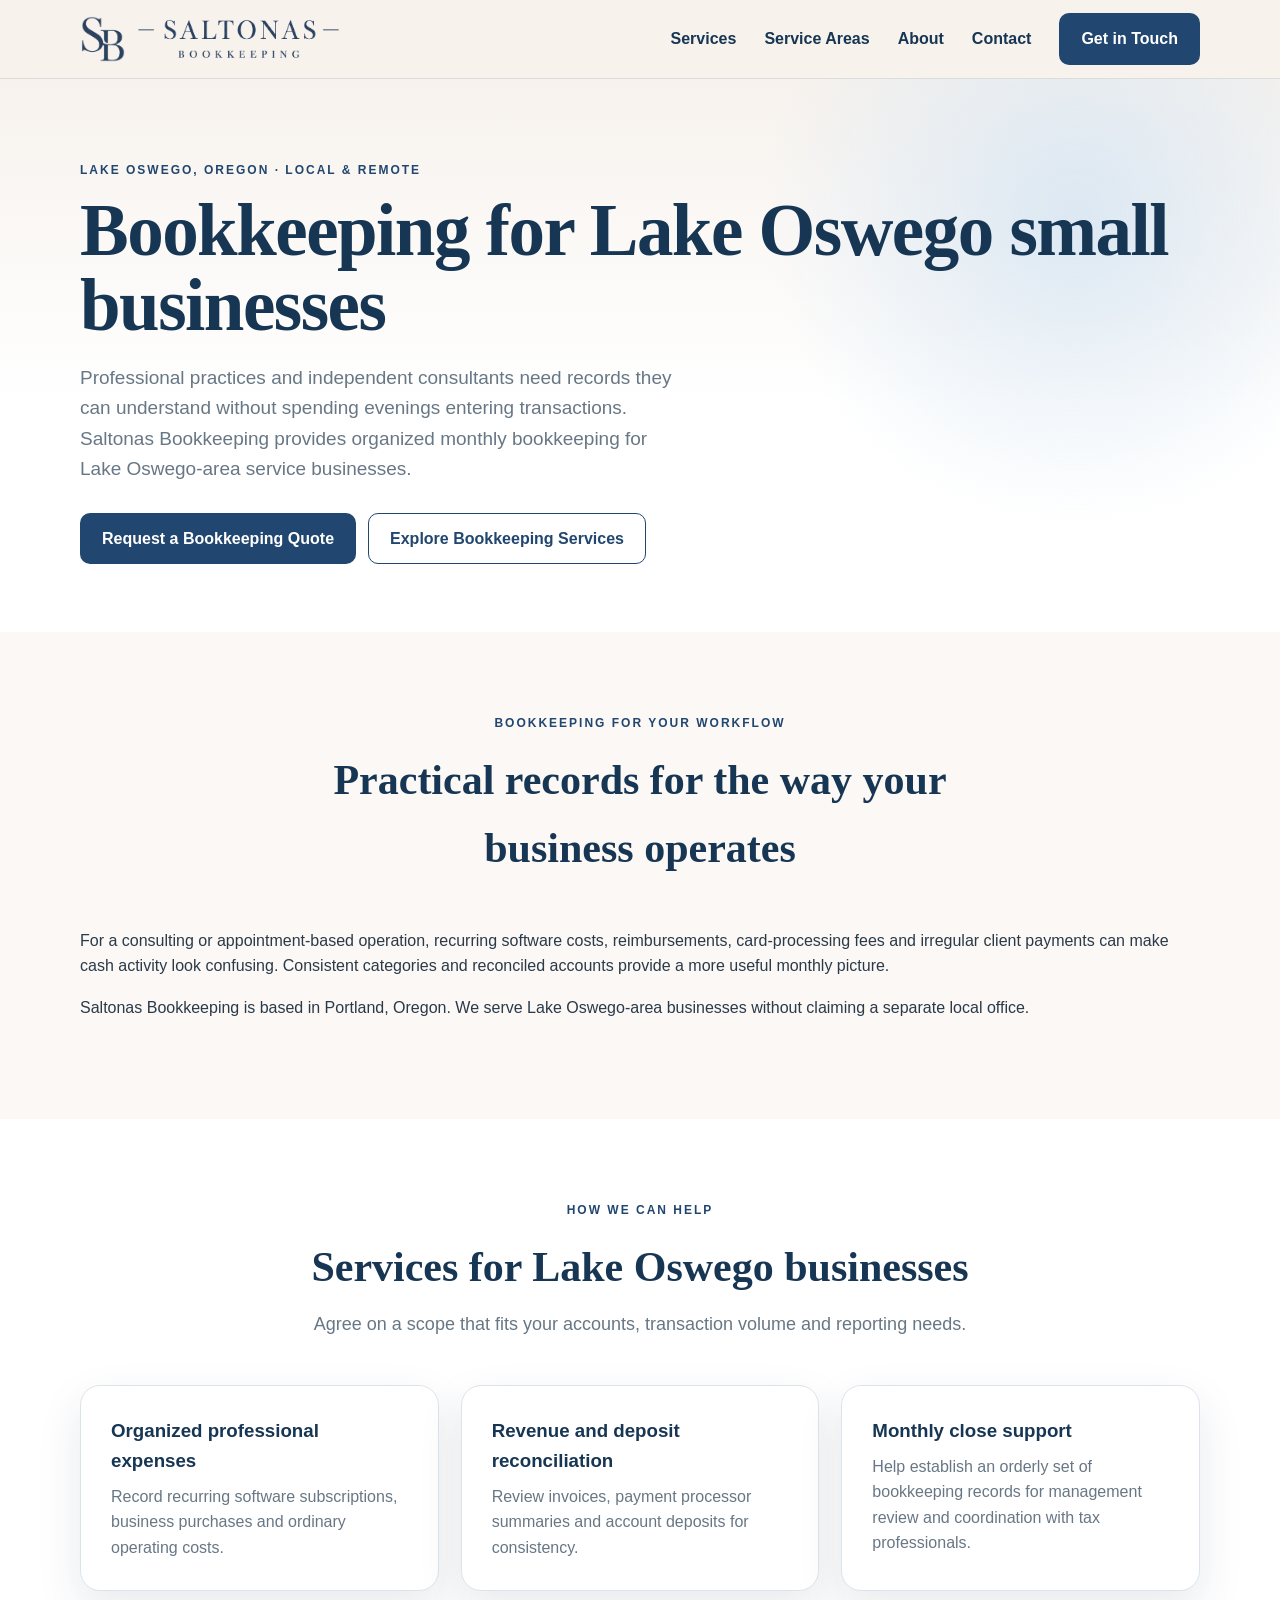
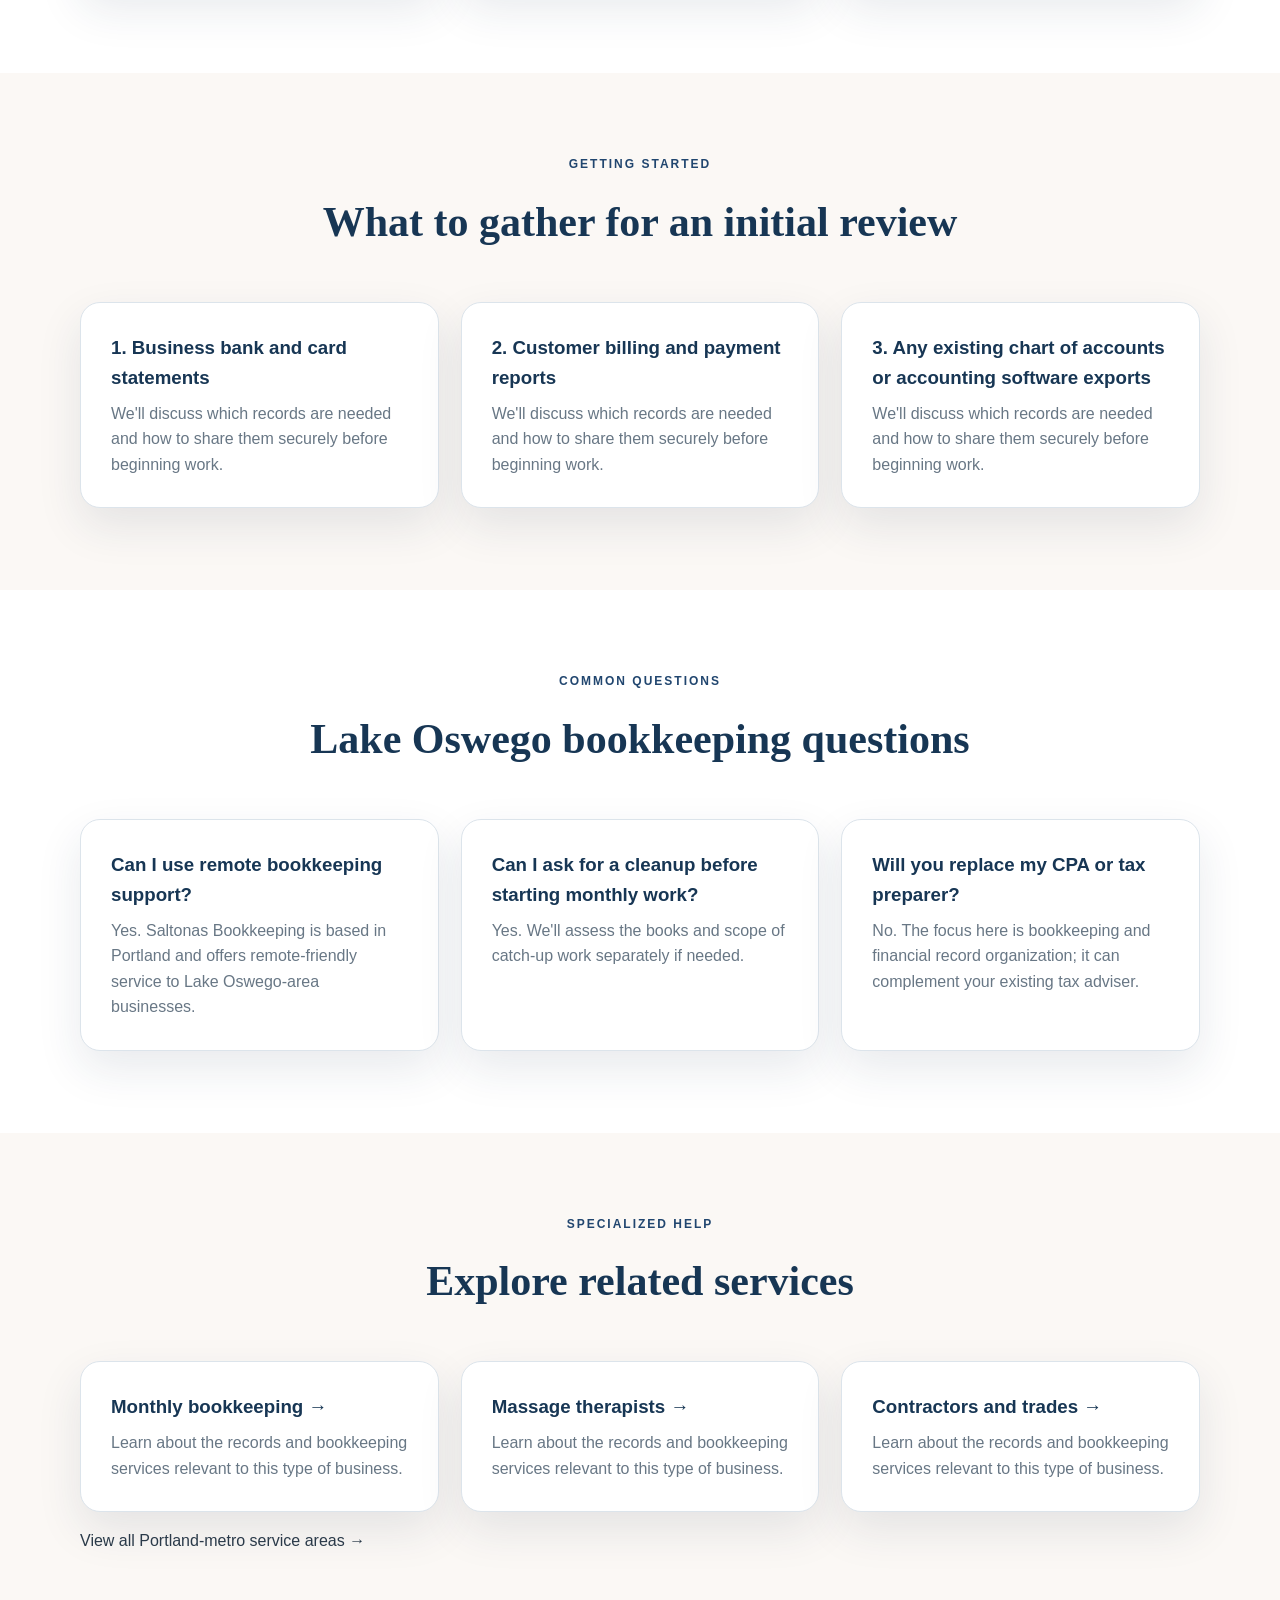
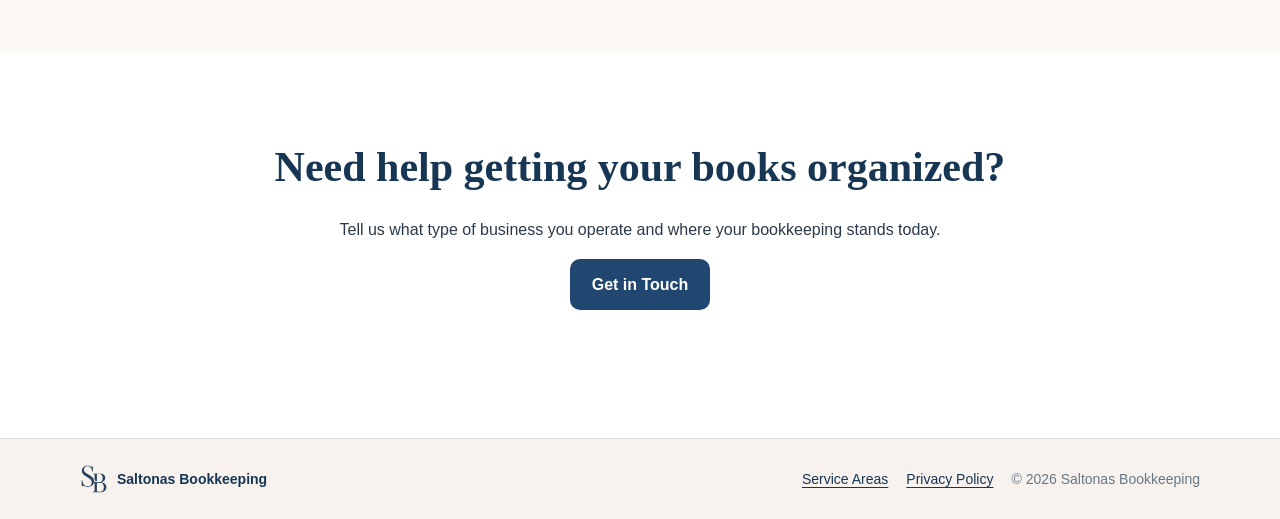
<file: bookkeeping-lake-oswego.html>
<!DOCTYPE html>
<html lang="en">
<head>
  <meta charset="UTF-8" />
  <meta name="viewport" content="width=device-width, initial-scale=1.0" />
  <meta name="theme-color" content="#f7f2ed" />
  <title>Lake Oswego Bookkeeping for Small Businesses | Saltonas</title>
  <meta name="description" content="Bookkeeping for Lake Oswego, Oregon professionals and small service firms: monthly account reconciliation, clean financial records and catch-up bookkeeping." />
  <link rel="canonical" href="https://saltonasbookkeeping.com/bookkeeping-lake-oswego.html" />
  <meta property="og:type" content="website" />
  <meta property="og:site_name" content="Saltonas Bookkeeping" />
  <meta property="og:title" content="Lake Oswego Bookkeeping for Small Businesses | Saltonas" />
  <meta property="og:description" content="Bookkeeping for Lake Oswego, Oregon professionals and small service firms: monthly account reconciliation, clean financial records and catch-up bookkeeping." />
  <meta property="og:url" content="https://saltonasbookkeeping.com/bookkeeping-lake-oswego.html" />
  <meta property="og:image" content="https://saltonasbookkeeping.com/icon-512.png" />
  <link rel="icon" href="favicon.ico" sizes="any" />
  <link rel="stylesheet" href="styles.css" />
  <script type="application/ld+json">{"@context":"https://schema.org","@type":"Service","name":"Bookkeeping services for small businesses in Lake Oswego, Oregon","description":"Bookkeeping for Lake Oswego, Oregon professionals and small service firms: monthly account reconciliation, clean financial records and catch-up bookkeeping.","serviceType":"Bookkeeping","url":"https://saltonasbookkeeping.com/bookkeeping-lake-oswego.html","areaServed":{"@type":"Place","name":"Lake Oswego, Oregon"},"provider":{"@type":"Organization","name":"Saltonas Bookkeeping LLC","url":"https://saltonasbookkeeping.com/"}}</script>
</head>
<body>
  <header class="site-header">
    <div class="container header-row">
      <a class="brand" href="index.html" aria-label="Saltonas Bookkeeping home">
        <img class="brand-mark" src="logo-mark-transparent.png" alt="" />
        <img class="brand-wordmark" src="logo-wordmark-transparent.png" alt="Saltonas Bookkeeping" />
      </a>
      <nav class="desktop-nav" aria-label="Primary navigation">
        <a href="index.html#services">Services</a>
        <a href="service-areas.html">Service Areas</a>
        <a href="index.html#about">About</a>
        <a href="index.html#contact">Contact</a>
      </nav>
      <a class="button header-cta" href="index.html#contact">Get in Touch</a>
      <button class="menu-button" id="menuButton" type="button" aria-expanded="false" aria-controls="mobileMenu" aria-label="Open menu"><span></span><span></span><span></span></button>
    </div>
    <nav class="mobile-menu" id="mobileMenu" aria-label="Mobile navigation">
      <a href="index.html">Home</a>
      <a href="service-areas.html">Service Areas</a>
      <a href="index.html#contact">Contact</a>
    </nav>
  </header>
  <main>
    <section class="hero">
      <div class="container">
        <p class="eyebrow">LAKE OSWEGO, OREGON · LOCAL &amp; REMOTE</p>
        <h1>Bookkeeping for Lake Oswego small businesses</h1>
        <p class="hero-text">Professional practices and independent consultants need records they can understand without spending evenings entering transactions. Saltonas Bookkeeping provides organized monthly bookkeeping for Lake Oswego-area service businesses.</p>
        <div class="hero-actions"><a class="button" href="index.html#contact">Request a Bookkeeping Quote</a><a class="button secondary" href="#services">Explore Bookkeeping Services</a></div>
      </div>
    </section>
    <section class="section process-section">
      <div class="container">
        <div class="section-heading"><p class="eyebrow">BOOKKEEPING FOR YOUR WORKFLOW</p><h2>Practical records for the way your business operates</h2></div>
        <p>For a consulting or appointment-based operation, recurring software costs, reimbursements, card-processing fees and irregular client payments can make cash activity look confusing. Consistent categories and reconciled accounts provide a more useful monthly picture.</p>
        <p>Saltonas Bookkeeping is based in Portland, Oregon. We serve Lake Oswego-area businesses without claiming a separate local office.</p>
      </div>
    </section>
    <section class="section services-section" id="services">
      <div class="container">
        <div class="section-heading"><p class="eyebrow">HOW WE CAN HELP</p><h2>Services for Lake Oswego businesses</h2><p>Agree on a scope that fits your accounts, transaction volume and reporting needs.</p></div>
        <div class="cards"><article class="card"><h3>Organized professional expenses</h3><p>Record recurring software subscriptions, business purchases and ordinary operating costs.</p></article>
<article class="card"><h3>Revenue and deposit reconciliation</h3><p>Review invoices, payment processor summaries and account deposits for consistency.</p></article>
<article class="card"><h3>Monthly close support</h3><p>Help establish an orderly set of bookkeeping records for management review and coordination with tax professionals.</p></article></div>
      </div>
    </section>
    <section class="section process-section">
      <div class="container">
        <div class="section-heading"><p class="eyebrow">GETTING STARTED</p><h2>What to gather for an initial review</h2></div>
        <div class="cards"><div class="card"><h3>1. Business bank and card statements</h3><p>We'll discuss which records are needed and how to share them securely before beginning work.</p></div>
<div class="card"><h3>2. Customer billing and payment reports</h3><p>We'll discuss which records are needed and how to share them securely before beginning work.</p></div>
<div class="card"><h3>3. Any existing chart of accounts or accounting software exports</h3><p>We'll discuss which records are needed and how to share them securely before beginning work.</p></div></div>
      </div>
    </section>
    <section class="section services-section">
      <div class="container">
        <div class="section-heading"><p class="eyebrow">COMMON QUESTIONS</p><h2>Lake Oswego bookkeeping questions</h2></div>
        <div class="cards"><article class="card"><h3>Can I use remote bookkeeping support?</h3><p>Yes. Saltonas Bookkeeping is based in Portland and offers remote-friendly service to Lake Oswego-area businesses.</p></article>
<article class="card"><h3>Can I ask for a cleanup before starting monthly work?</h3><p>Yes. We'll assess the books and scope of catch-up work separately if needed.</p></article>
<article class="card"><h3>Will you replace my CPA or tax preparer?</h3><p>No. The focus here is bookkeeping and financial record organization; it can complement your existing tax adviser.</p></article></div>
      </div>
    </section>
    <section class="section process-section">
      <div class="container">
        <div class="section-heading"><p class="eyebrow">SPECIALIZED HELP</p><h2>Explore related services</h2></div>
        <div class="cards"><article class="card"><h3><a href="monthly-bookkeeping-portland.html">Monthly bookkeeping →</a></h3><p>Learn about the records and bookkeeping services relevant to this type of business.</p></article>
<article class="card"><h3><a href="bookkeeping-for-massage-therapists.html">Massage therapists →</a></h3><p>Learn about the records and bookkeeping services relevant to this type of business.</p></article>
<article class="card"><h3><a href="bookkeeping-for-contractors.html">Contractors and trades →</a></h3><p>Learn about the records and bookkeeping services relevant to this type of business.</p></article></div>
        <p><a href="service-areas.html">View all Portland-metro service areas →</a></p>
      </div>
    </section>
    <section class="section contact-section"><div class="container"><div class="section-heading"><h2>Need help getting your books organized?</h2><p>Tell us what type of business you operate and where your bookkeeping stands today.</p><a class="button" href="index.html#contact">Get in Touch</a></div></div></section>
  </main>
  <footer><div class="container footer-grid"><div class="footer-brand"><img src="logo-mark-transparent.png" alt="" /><a href="index.html">Saltonas Bookkeeping</a></div><div class="footer-right"><a href="service-areas.html">Service Areas</a><a href="privacy.html">Privacy Policy</a><span>© 2026 Saltonas Bookkeeping</span></div></div></footer>
  <script>
    const b=document.getElementById("menuButton"),m=document.getElementById("mobileMenu");
    if(b&&m){b.addEventListener("click",()=>{const o=m.classList.toggle("open");b.setAttribute("aria-expanded",String(o));});m.querySelectorAll("a").forEach(a=>a.addEventListener("click",()=>{m.classList.remove("open");b.setAttribute("aria-expanded","false");}));}
  </script>
</body>
</html>
</file>
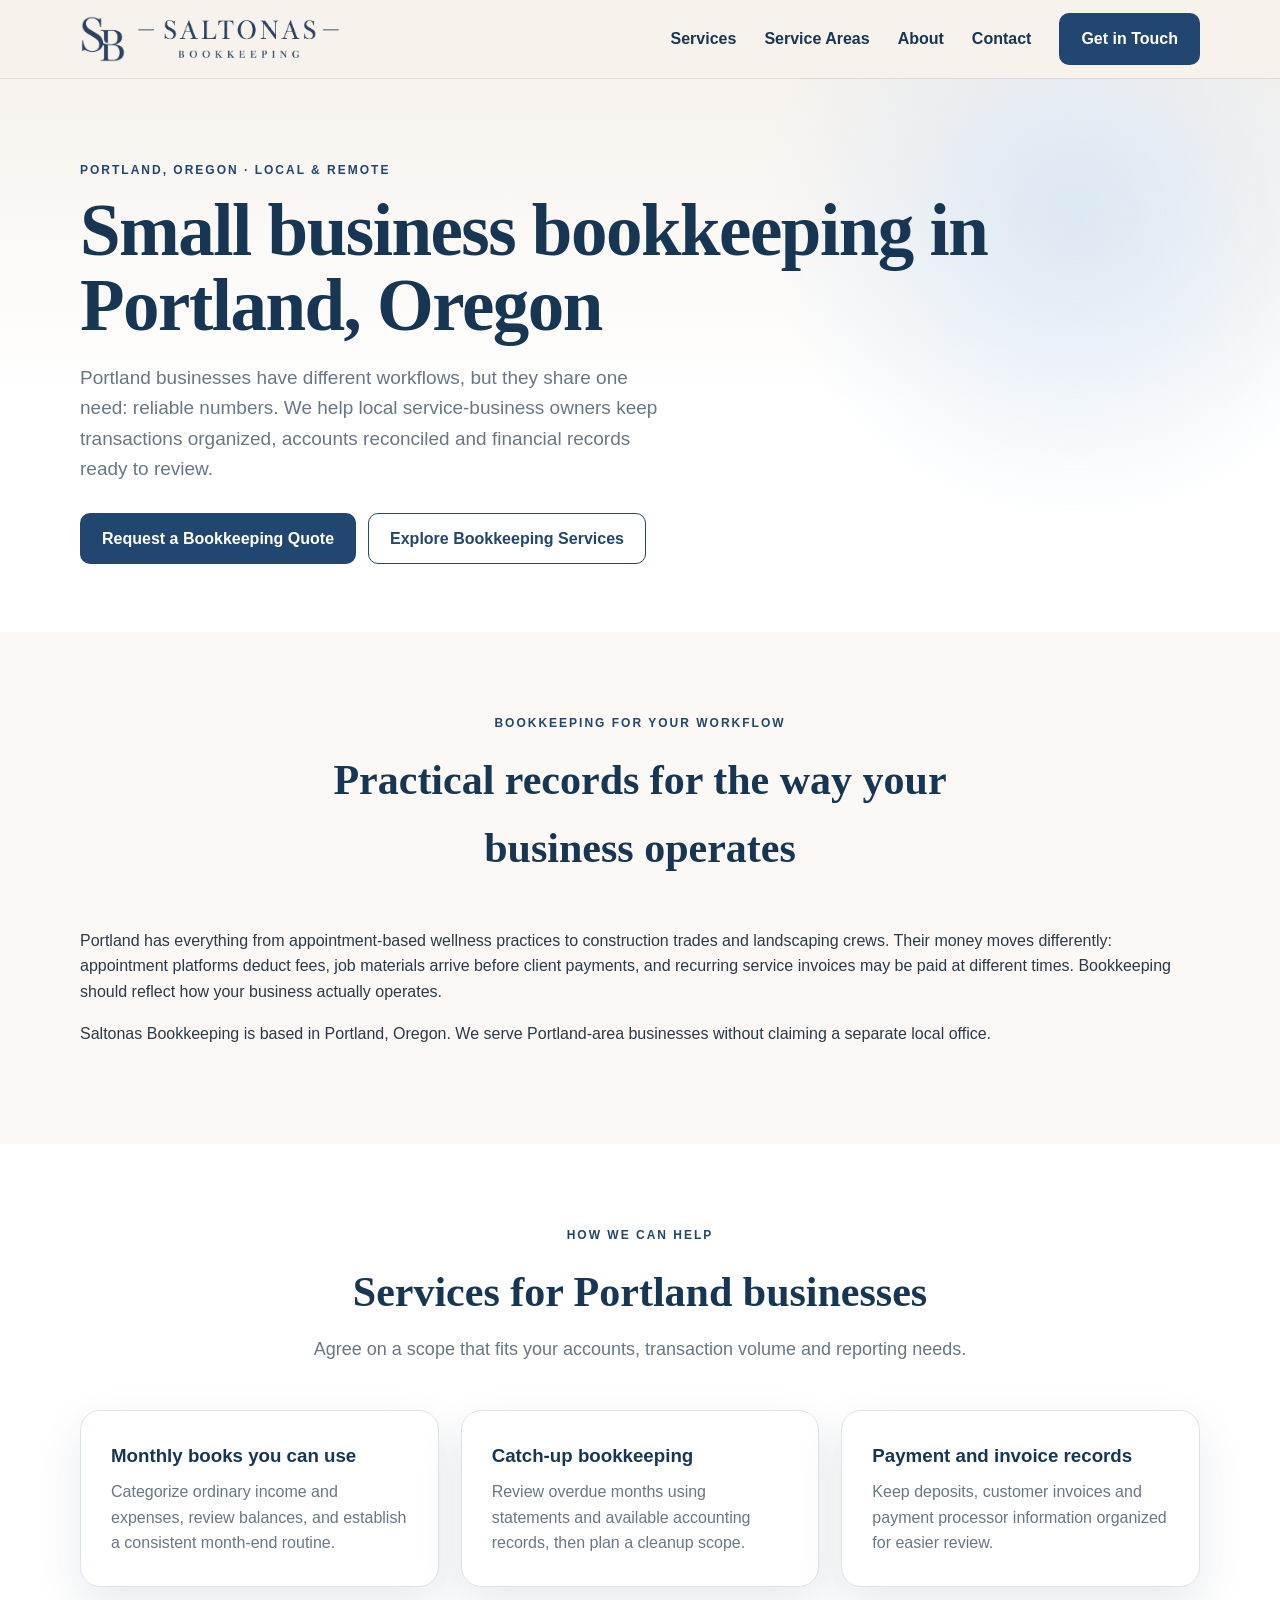
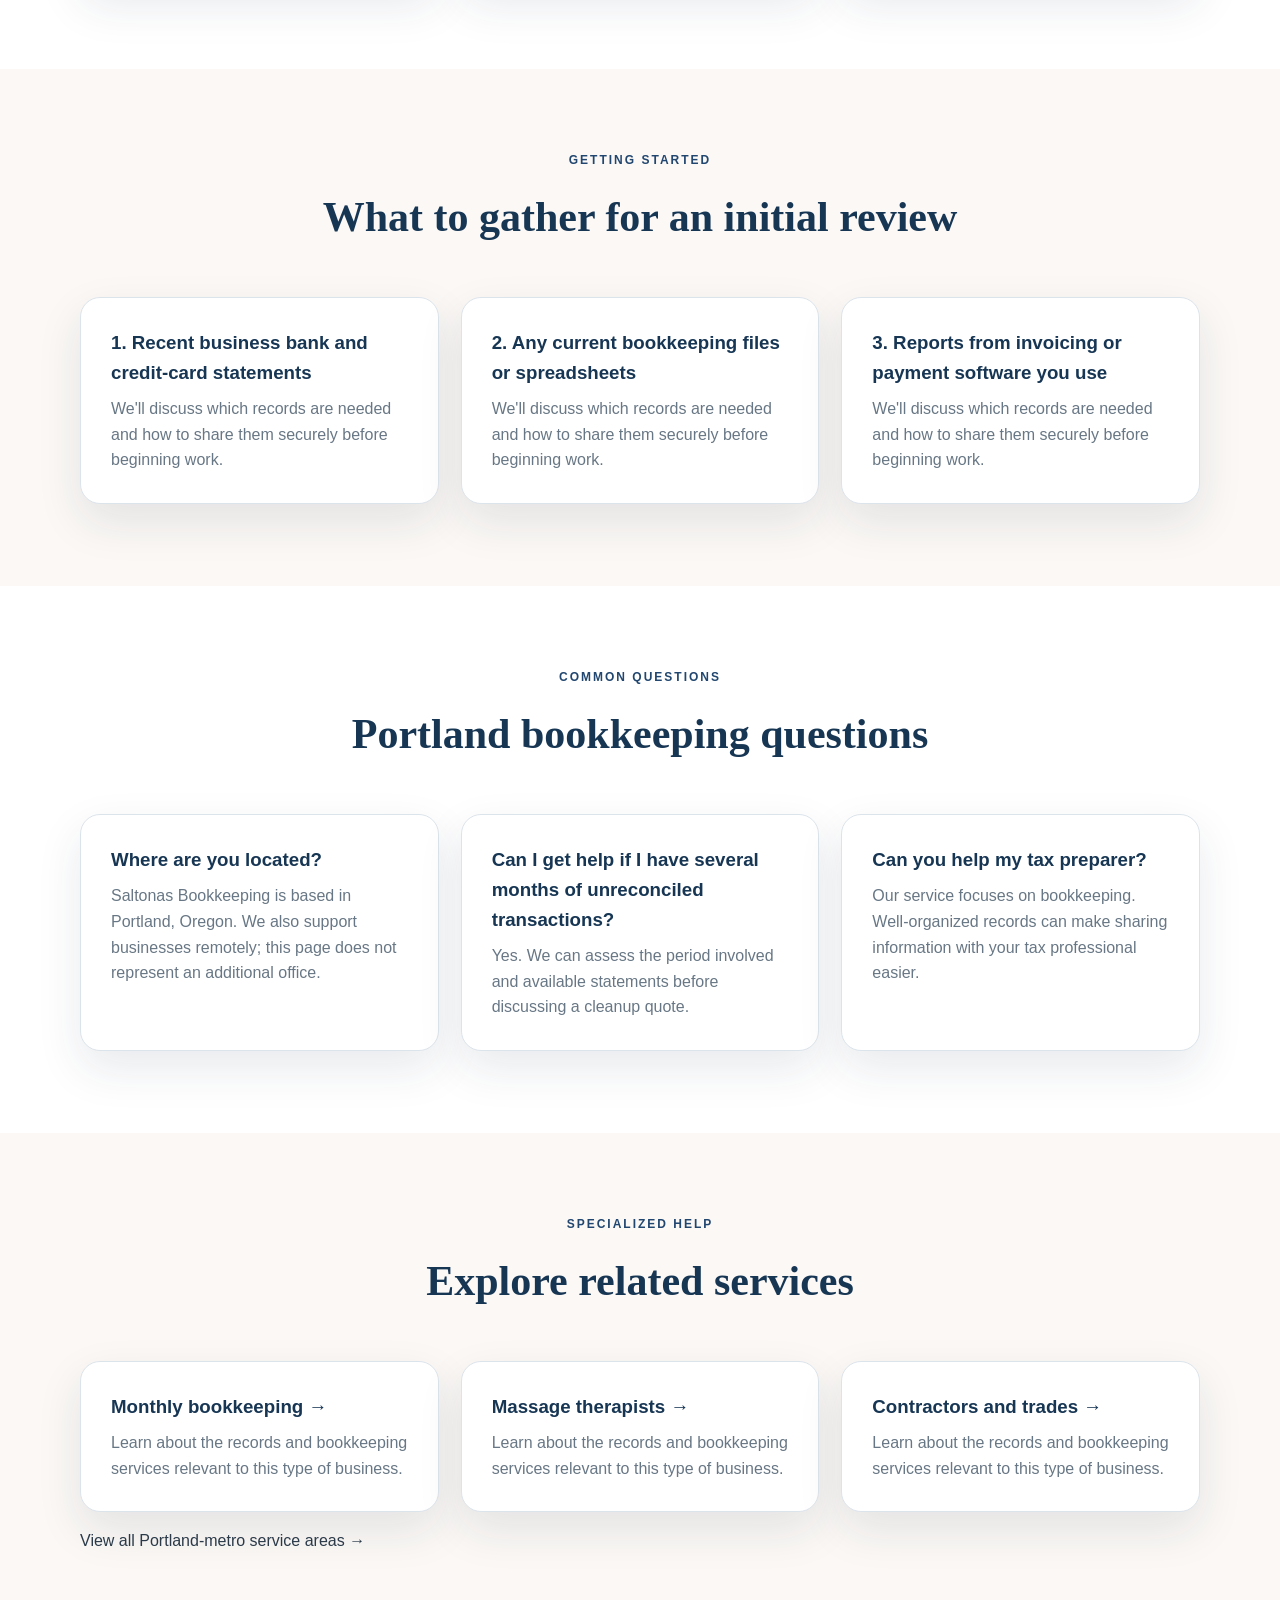
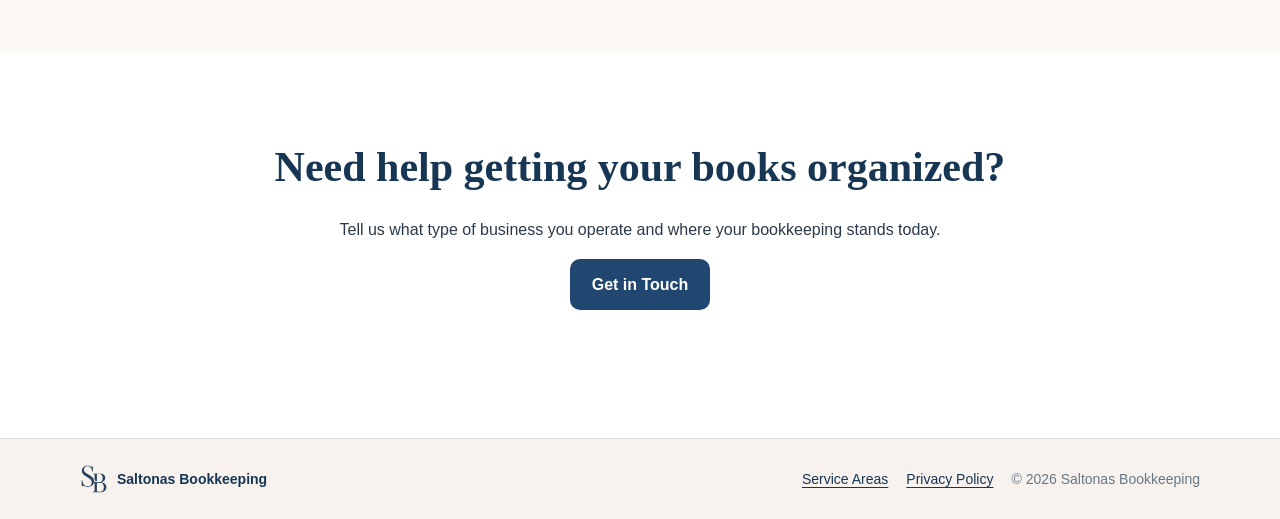
<file: bookkeeping-portland.html>
<!DOCTYPE html>
<html lang="en">
<head>
  <meta charset="UTF-8" />
  <meta name="viewport" content="width=device-width, initial-scale=1.0" />
  <meta name="theme-color" content="#f7f2ed" />
  <title>Portland Bookkeeping Services | Saltonas Bookkeeping</title>
  <meta name="description" content="Small business bookkeeping in Portland, Oregon: monthly reconciliations, expense categorization, cleanup and practical support for local service businesses." />
  <link rel="canonical" href="https://saltonasbookkeeping.com/bookkeeping-portland.html" />
  <meta property="og:type" content="website" />
  <meta property="og:site_name" content="Saltonas Bookkeeping" />
  <meta property="og:title" content="Portland Bookkeeping Services | Saltonas Bookkeeping" />
  <meta property="og:description" content="Small business bookkeeping in Portland, Oregon: monthly reconciliations, expense categorization, cleanup and practical support for local service businesses." />
  <meta property="og:url" content="https://saltonasbookkeeping.com/bookkeeping-portland.html" />
  <meta property="og:image" content="https://saltonasbookkeeping.com/icon-512.png" />
  <link rel="icon" href="favicon.ico" sizes="any" />
  <link rel="stylesheet" href="styles.css" />
  <script type="application/ld+json">{"@context":"https://schema.org","@type":"Service","name":"Bookkeeping services for small businesses in Portland, Oregon","description":"Small business bookkeeping in Portland, Oregon: monthly reconciliations, expense categorization, cleanup and practical support for local service businesses.","serviceType":"Bookkeeping","url":"https://saltonasbookkeeping.com/bookkeeping-portland.html","areaServed":{"@type":"Place","name":"Portland, Oregon"},"provider":{"@type":"Organization","name":"Saltonas Bookkeeping LLC","url":"https://saltonasbookkeeping.com/"}}</script>
</head>
<body>
  <header class="site-header">
    <div class="container header-row">
      <a class="brand" href="index.html" aria-label="Saltonas Bookkeeping home">
        <img class="brand-mark" src="logo-mark-transparent.png" alt="" />
        <img class="brand-wordmark" src="logo-wordmark-transparent.png" alt="Saltonas Bookkeeping" />
      </a>
      <nav class="desktop-nav" aria-label="Primary navigation">
        <a href="index.html#services">Services</a>
        <a href="service-areas.html">Service Areas</a>
        <a href="index.html#about">About</a>
        <a href="index.html#contact">Contact</a>
      </nav>
      <a class="button header-cta" href="index.html#contact">Get in Touch</a>
      <button class="menu-button" id="menuButton" type="button" aria-expanded="false" aria-controls="mobileMenu" aria-label="Open menu"><span></span><span></span><span></span></button>
    </div>
    <nav class="mobile-menu" id="mobileMenu" aria-label="Mobile navigation">
      <a href="index.html">Home</a>
      <a href="service-areas.html">Service Areas</a>
      <a href="index.html#contact">Contact</a>
    </nav>
  </header>
  <main>
    <section class="hero">
      <div class="container">
        <p class="eyebrow">PORTLAND, OREGON · LOCAL &amp; REMOTE</p>
        <h1>Small business bookkeeping in Portland, Oregon</h1>
        <p class="hero-text">Portland businesses have different workflows, but they share one need: reliable numbers. We help local service-business owners keep transactions organized, accounts reconciled and financial records ready to review.</p>
        <div class="hero-actions"><a class="button" href="index.html#contact">Request a Bookkeeping Quote</a><a class="button secondary" href="#services">Explore Bookkeeping Services</a></div>
      </div>
    </section>
    <section class="section process-section">
      <div class="container">
        <div class="section-heading"><p class="eyebrow">BOOKKEEPING FOR YOUR WORKFLOW</p><h2>Practical records for the way your business operates</h2></div>
        <p>Portland has everything from appointment-based wellness practices to construction trades and landscaping crews. Their money moves differently: appointment platforms deduct fees, job materials arrive before client payments, and recurring service invoices may be paid at different times. Bookkeeping should reflect how your business actually operates.</p>
        <p>Saltonas Bookkeeping is based in Portland, Oregon. We serve Portland-area businesses without claiming a separate local office.</p>
      </div>
    </section>
    <section class="section services-section" id="services">
      <div class="container">
        <div class="section-heading"><p class="eyebrow">HOW WE CAN HELP</p><h2>Services for Portland businesses</h2><p>Agree on a scope that fits your accounts, transaction volume and reporting needs.</p></div>
        <div class="cards"><article class="card"><h3>Monthly books you can use</h3><p>Categorize ordinary income and expenses, review balances, and establish a consistent month-end routine.</p></article>
<article class="card"><h3>Catch-up bookkeeping</h3><p>Review overdue months using statements and available accounting records, then plan a cleanup scope.</p></article>
<article class="card"><h3>Payment and invoice records</h3><p>Keep deposits, customer invoices and payment processor information organized for easier review.</p></article></div>
      </div>
    </section>
    <section class="section process-section">
      <div class="container">
        <div class="section-heading"><p class="eyebrow">GETTING STARTED</p><h2>What to gather for an initial review</h2></div>
        <div class="cards"><div class="card"><h3>1. Recent business bank and credit-card statements</h3><p>We'll discuss which records are needed and how to share them securely before beginning work.</p></div>
<div class="card"><h3>2. Any current bookkeeping files or spreadsheets</h3><p>We'll discuss which records are needed and how to share them securely before beginning work.</p></div>
<div class="card"><h3>3. Reports from invoicing or payment software you use</h3><p>We'll discuss which records are needed and how to share them securely before beginning work.</p></div></div>
      </div>
    </section>
    <section class="section services-section">
      <div class="container">
        <div class="section-heading"><p class="eyebrow">COMMON QUESTIONS</p><h2>Portland bookkeeping questions</h2></div>
        <div class="cards"><article class="card"><h3>Where are you located?</h3><p>Saltonas Bookkeeping is based in Portland, Oregon. We also support businesses remotely; this page does not represent an additional office.</p></article>
<article class="card"><h3>Can I get help if I have several months of unreconciled transactions?</h3><p>Yes. We can assess the period involved and available statements before discussing a cleanup quote.</p></article>
<article class="card"><h3>Can you help my tax preparer?</h3><p>Our service focuses on bookkeeping. Well-organized records can make sharing information with your tax professional easier.</p></article></div>
      </div>
    </section>
    <section class="section process-section">
      <div class="container">
        <div class="section-heading"><p class="eyebrow">SPECIALIZED HELP</p><h2>Explore related services</h2></div>
        <div class="cards"><article class="card"><h3><a href="monthly-bookkeeping-portland.html">Monthly bookkeeping →</a></h3><p>Learn about the records and bookkeeping services relevant to this type of business.</p></article>
<article class="card"><h3><a href="bookkeeping-for-massage-therapists.html">Massage therapists →</a></h3><p>Learn about the records and bookkeeping services relevant to this type of business.</p></article>
<article class="card"><h3><a href="bookkeeping-for-contractors.html">Contractors and trades →</a></h3><p>Learn about the records and bookkeeping services relevant to this type of business.</p></article></div>
        <p><a href="service-areas.html">View all Portland-metro service areas →</a></p>
      </div>
    </section>
    <section class="section contact-section"><div class="container"><div class="section-heading"><h2>Need help getting your books organized?</h2><p>Tell us what type of business you operate and where your bookkeeping stands today.</p><a class="button" href="index.html#contact">Get in Touch</a></div></div></section>
  </main>
  <footer><div class="container footer-grid"><div class="footer-brand"><img src="logo-mark-transparent.png" alt="" /><a href="index.html">Saltonas Bookkeeping</a></div><div class="footer-right"><a href="service-areas.html">Service Areas</a><a href="privacy.html">Privacy Policy</a><span>© 2026 Saltonas Bookkeeping</span></div></div></footer>
  <script>
    const b=document.getElementById("menuButton"),m=document.getElementById("mobileMenu");
    if(b&&m){b.addEventListener("click",()=>{const o=m.classList.toggle("open");b.setAttribute("aria-expanded",String(o));});m.querySelectorAll("a").forEach(a=>a.addEventListener("click",()=>{m.classList.remove("open");b.setAttribute("aria-expanded","false");}));}
  </script>
</body>
</html>
</file>
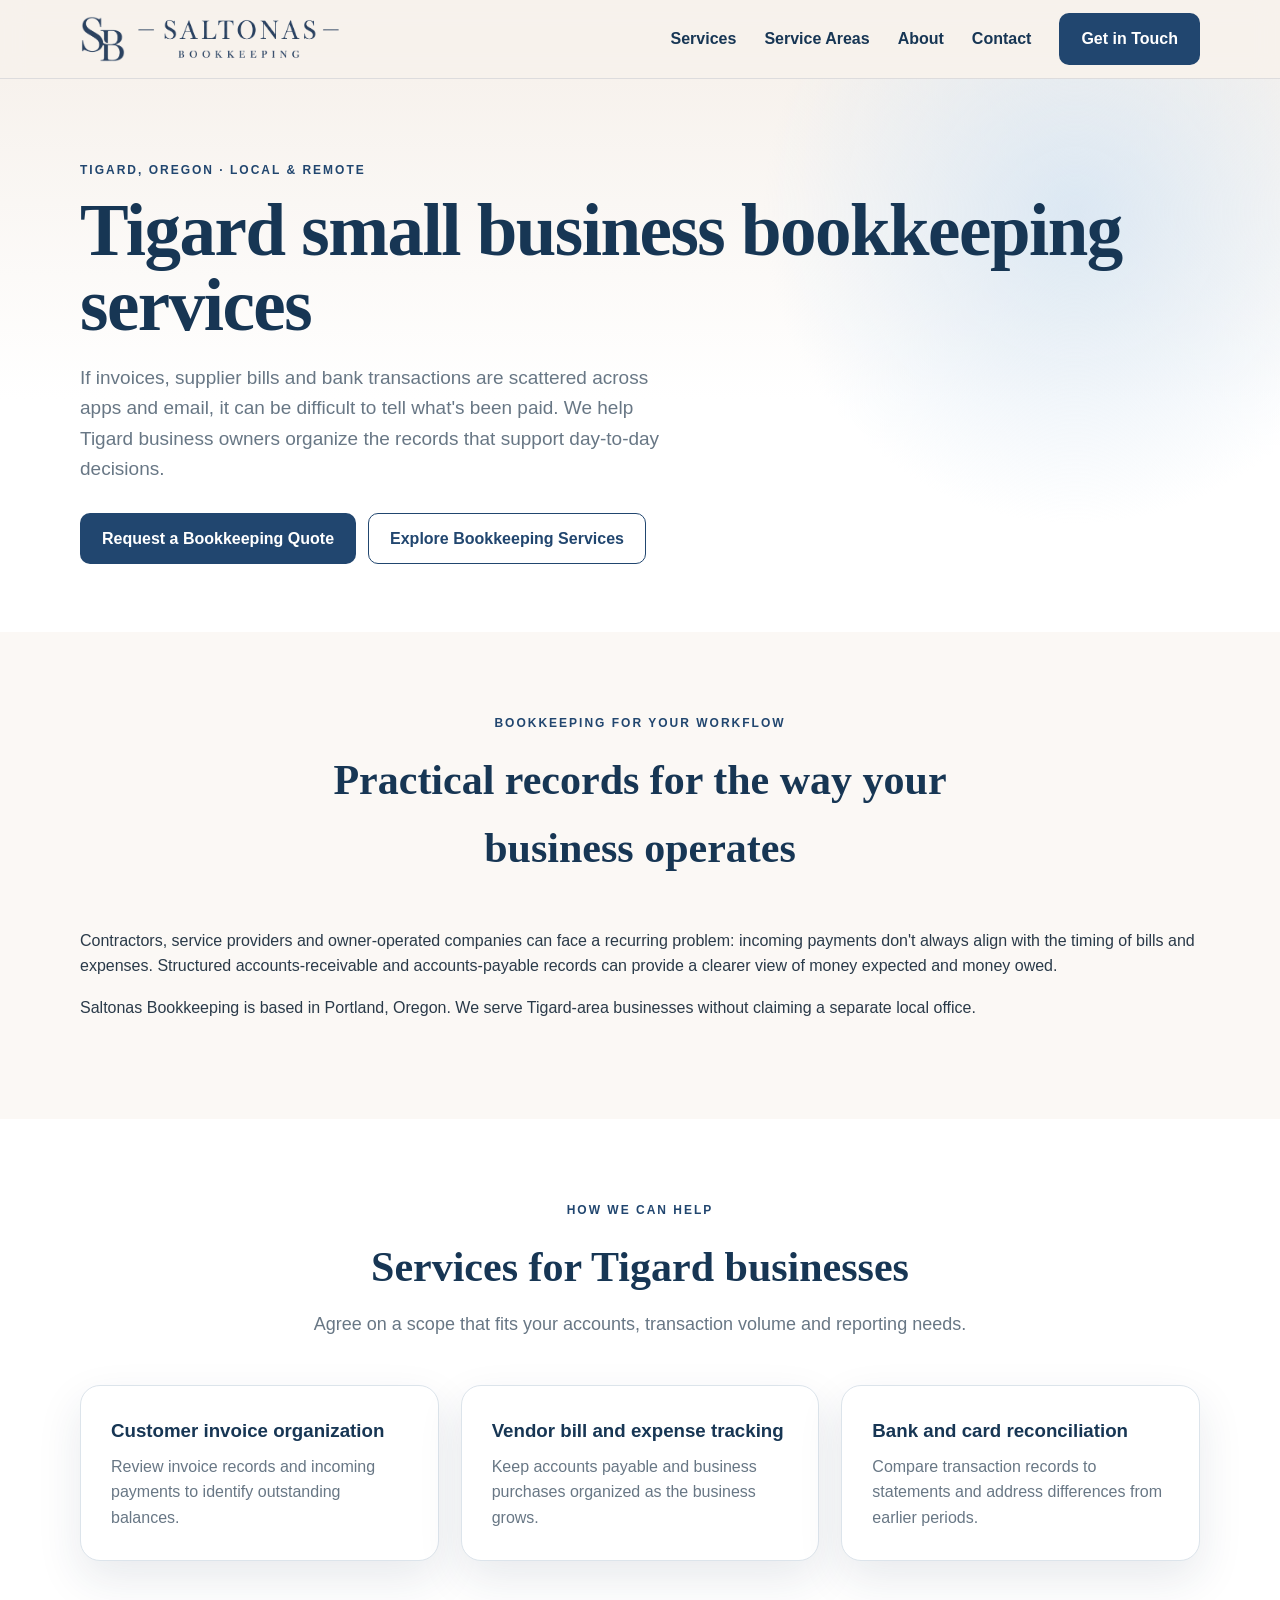
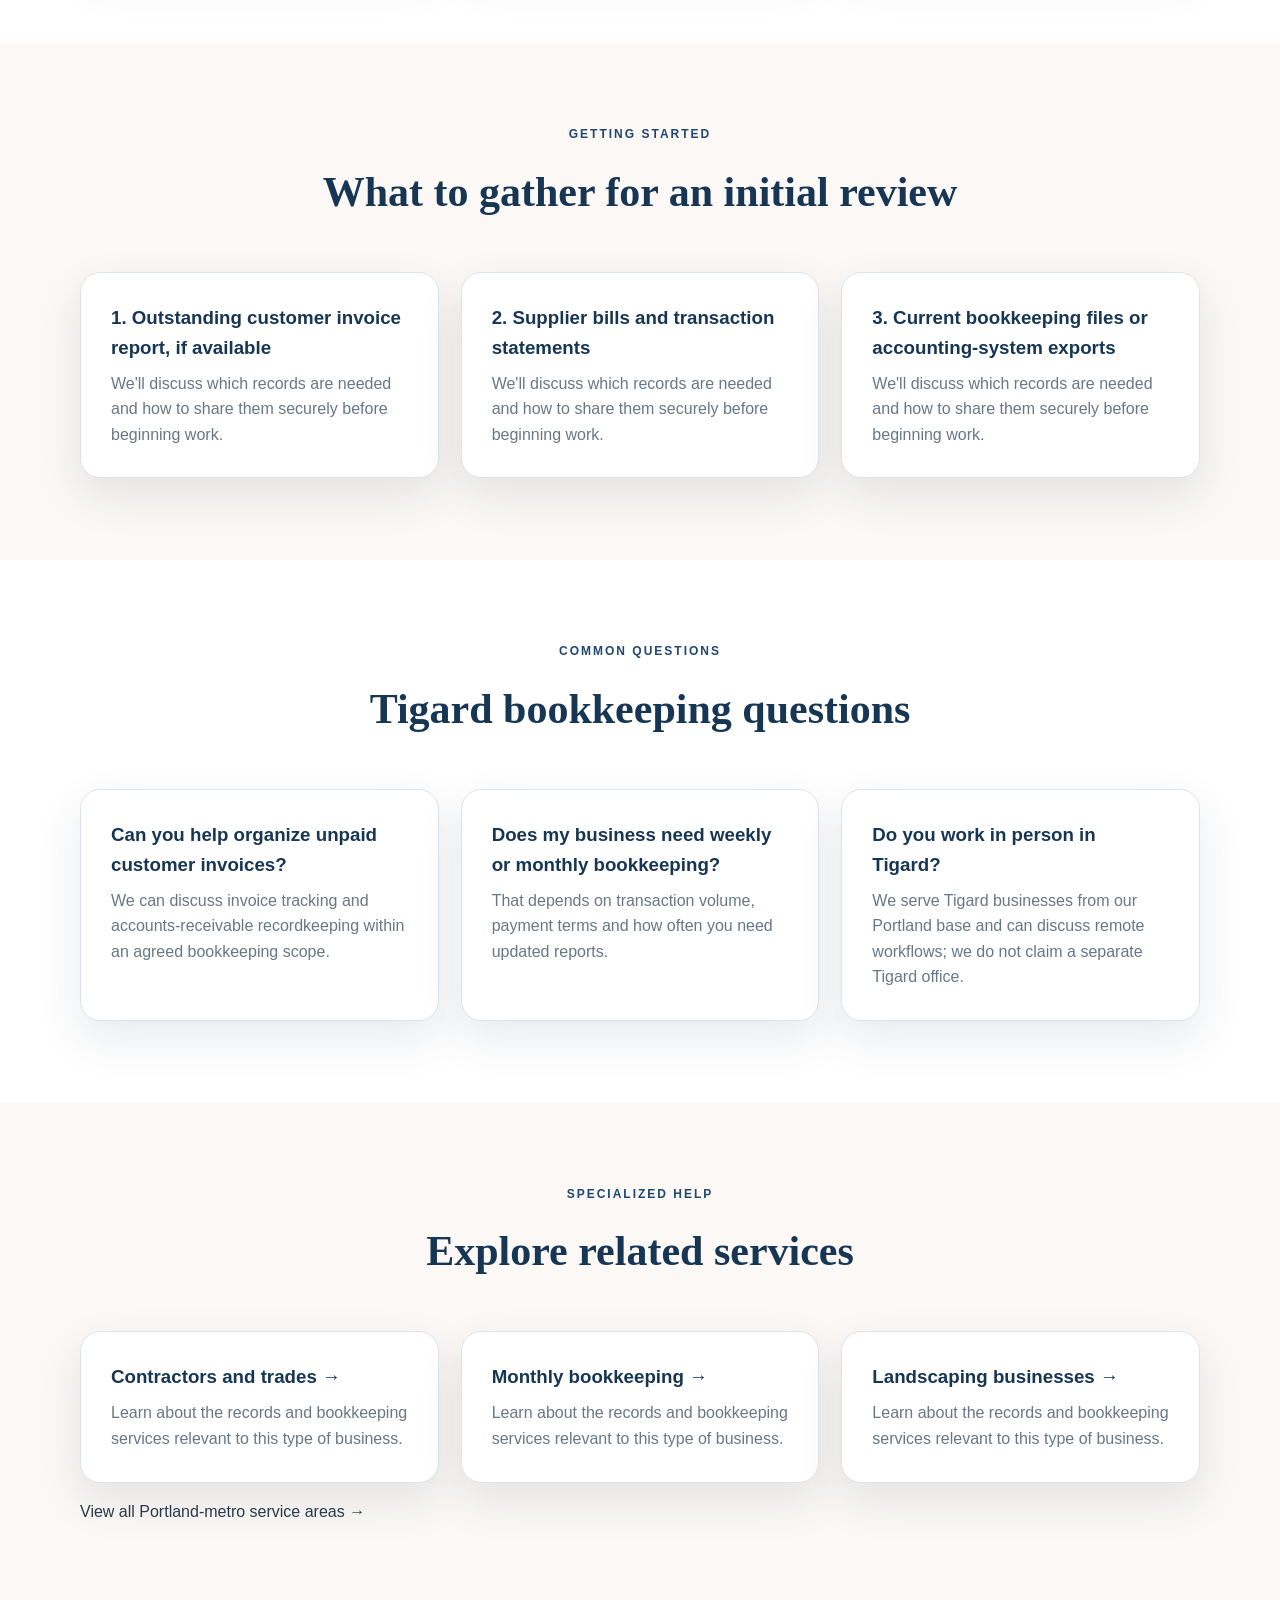
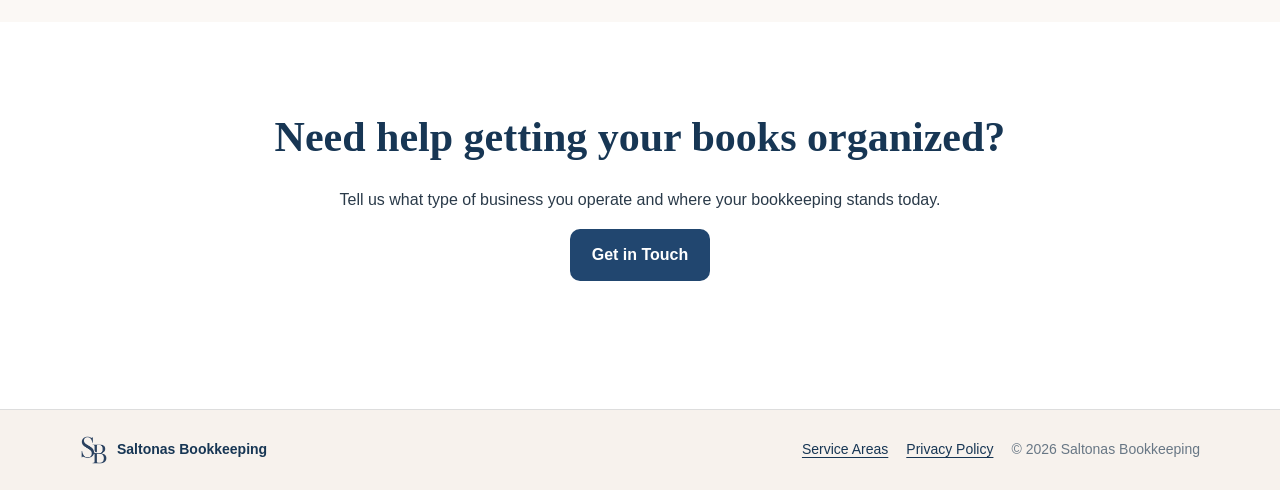
<file: bookkeeping-tigard.html>
<!DOCTYPE html>
<html lang="en">
<head>
  <meta charset="UTF-8" />
  <meta name="viewport" content="width=device-width, initial-scale=1.0" />
  <meta name="theme-color" content="#f7f2ed" />
  <title>Bookkeeping for Tigard OR Businesses | Saltonas</title>
  <meta name="description" content="Small business bookkeeping for Tigard, Oregon contractors and service firms. Track customer invoices, organize vendor bills, reconcile accounts and catch up on records." />
  <link rel="canonical" href="https://saltonasbookkeeping.com/bookkeeping-tigard.html" />
  <meta property="og:type" content="website" />
  <meta property="og:site_name" content="Saltonas Bookkeeping" />
  <meta property="og:title" content="Bookkeeping for Tigard OR Businesses | Saltonas" />
  <meta property="og:description" content="Small business bookkeeping for Tigard, Oregon contractors and service firms. Track customer invoices, organize vendor bills, reconcile accounts and catch up on records." />
  <meta property="og:url" content="https://saltonasbookkeeping.com/bookkeeping-tigard.html" />
  <meta property="og:image" content="https://saltonasbookkeeping.com/icon-512.png" />
  <link rel="icon" href="favicon.ico" sizes="any" />
  <link rel="stylesheet" href="styles.css" />
  <script type="application/ld+json">{"@context":"https://schema.org","@type":"Service","name":"Bookkeeping services for small businesses in Tigard, Oregon","description":"Small business bookkeeping for Tigard, Oregon contractors and service firms. Track customer invoices, organize vendor bills, reconcile accounts and catch up on records.","serviceType":"Bookkeeping","url":"https://saltonasbookkeeping.com/bookkeeping-tigard.html","areaServed":{"@type":"Place","name":"Tigard, Oregon"},"provider":{"@type":"Organization","name":"Saltonas Bookkeeping LLC","url":"https://saltonasbookkeeping.com/"}}</script>
</head>
<body>
  <header class="site-header">
    <div class="container header-row">
      <a class="brand" href="index.html" aria-label="Saltonas Bookkeeping home">
        <img class="brand-mark" src="logo-mark-transparent.png" alt="" />
        <img class="brand-wordmark" src="logo-wordmark-transparent.png" alt="Saltonas Bookkeeping" />
      </a>
      <nav class="desktop-nav" aria-label="Primary navigation">
        <a href="index.html#services">Services</a>
        <a href="service-areas.html">Service Areas</a>
        <a href="index.html#about">About</a>
        <a href="index.html#contact">Contact</a>
      </nav>
      <a class="button header-cta" href="index.html#contact">Get in Touch</a>
      <button class="menu-button" id="menuButton" type="button" aria-expanded="false" aria-controls="mobileMenu" aria-label="Open menu"><span></span><span></span><span></span></button>
    </div>
    <nav class="mobile-menu" id="mobileMenu" aria-label="Mobile navigation">
      <a href="index.html">Home</a>
      <a href="service-areas.html">Service Areas</a>
      <a href="index.html#contact">Contact</a>
    </nav>
  </header>
  <main>
    <section class="hero">
      <div class="container">
        <p class="eyebrow">TIGARD, OREGON · LOCAL &amp; REMOTE</p>
        <h1>Tigard small business bookkeeping services</h1>
        <p class="hero-text">If invoices, supplier bills and bank transactions are scattered across apps and email, it can be difficult to tell what's been paid. We help Tigard business owners organize the records that support day-to-day decisions.</p>
        <div class="hero-actions"><a class="button" href="index.html#contact">Request a Bookkeeping Quote</a><a class="button secondary" href="#services">Explore Bookkeeping Services</a></div>
      </div>
    </section>
    <section class="section process-section">
      <div class="container">
        <div class="section-heading"><p class="eyebrow">BOOKKEEPING FOR YOUR WORKFLOW</p><h2>Practical records for the way your business operates</h2></div>
        <p>Contractors, service providers and owner-operated companies can face a recurring problem: incoming payments don't always align with the timing of bills and expenses. Structured accounts-receivable and accounts-payable records can provide a clearer view of money expected and money owed.</p>
        <p>Saltonas Bookkeeping is based in Portland, Oregon. We serve Tigard-area businesses without claiming a separate local office.</p>
      </div>
    </section>
    <section class="section services-section" id="services">
      <div class="container">
        <div class="section-heading"><p class="eyebrow">HOW WE CAN HELP</p><h2>Services for Tigard businesses</h2><p>Agree on a scope that fits your accounts, transaction volume and reporting needs.</p></div>
        <div class="cards"><article class="card"><h3>Customer invoice organization</h3><p>Review invoice records and incoming payments to identify outstanding balances.</p></article>
<article class="card"><h3>Vendor bill and expense tracking</h3><p>Keep accounts payable and business purchases organized as the business grows.</p></article>
<article class="card"><h3>Bank and card reconciliation</h3><p>Compare transaction records to statements and address differences from earlier periods.</p></article></div>
      </div>
    </section>
    <section class="section process-section">
      <div class="container">
        <div class="section-heading"><p class="eyebrow">GETTING STARTED</p><h2>What to gather for an initial review</h2></div>
        <div class="cards"><div class="card"><h3>1. Outstanding customer invoice report, if available</h3><p>We'll discuss which records are needed and how to share them securely before beginning work.</p></div>
<div class="card"><h3>2. Supplier bills and transaction statements</h3><p>We'll discuss which records are needed and how to share them securely before beginning work.</p></div>
<div class="card"><h3>3. Current bookkeeping files or accounting-system exports</h3><p>We'll discuss which records are needed and how to share them securely before beginning work.</p></div></div>
      </div>
    </section>
    <section class="section services-section">
      <div class="container">
        <div class="section-heading"><p class="eyebrow">COMMON QUESTIONS</p><h2>Tigard bookkeeping questions</h2></div>
        <div class="cards"><article class="card"><h3>Can you help organize unpaid customer invoices?</h3><p>We can discuss invoice tracking and accounts-receivable recordkeeping within an agreed bookkeeping scope.</p></article>
<article class="card"><h3>Does my business need weekly or monthly bookkeeping?</h3><p>That depends on transaction volume, payment terms and how often you need updated reports.</p></article>
<article class="card"><h3>Do you work in person in Tigard?</h3><p>We serve Tigard businesses from our Portland base and can discuss remote workflows; we do not claim a separate Tigard office.</p></article></div>
      </div>
    </section>
    <section class="section process-section">
      <div class="container">
        <div class="section-heading"><p class="eyebrow">SPECIALIZED HELP</p><h2>Explore related services</h2></div>
        <div class="cards"><article class="card"><h3><a href="bookkeeping-for-contractors.html">Contractors and trades →</a></h3><p>Learn about the records and bookkeeping services relevant to this type of business.</p></article>
<article class="card"><h3><a href="monthly-bookkeeping-portland.html">Monthly bookkeeping →</a></h3><p>Learn about the records and bookkeeping services relevant to this type of business.</p></article>
<article class="card"><h3><a href="bookkeeping-for-landscapers.html">Landscaping businesses →</a></h3><p>Learn about the records and bookkeeping services relevant to this type of business.</p></article></div>
        <p><a href="service-areas.html">View all Portland-metro service areas →</a></p>
      </div>
    </section>
    <section class="section contact-section"><div class="container"><div class="section-heading"><h2>Need help getting your books organized?</h2><p>Tell us what type of business you operate and where your bookkeeping stands today.</p><a class="button" href="index.html#contact">Get in Touch</a></div></div></section>
  </main>
  <footer><div class="container footer-grid"><div class="footer-brand"><img src="logo-mark-transparent.png" alt="" /><a href="index.html">Saltonas Bookkeeping</a></div><div class="footer-right"><a href="service-areas.html">Service Areas</a><a href="privacy.html">Privacy Policy</a><span>© 2026 Saltonas Bookkeeping</span></div></div></footer>
  <script>
    const b=document.getElementById("menuButton"),m=document.getElementById("mobileMenu");
    if(b&&m){b.addEventListener("click",()=>{const o=m.classList.toggle("open");b.setAttribute("aria-expanded",String(o));});m.querySelectorAll("a").forEach(a=>a.addEventListener("click",()=>{m.classList.remove("open");b.setAttribute("aria-expanded","false");}));}
  </script>
</body>
</html>
</file>
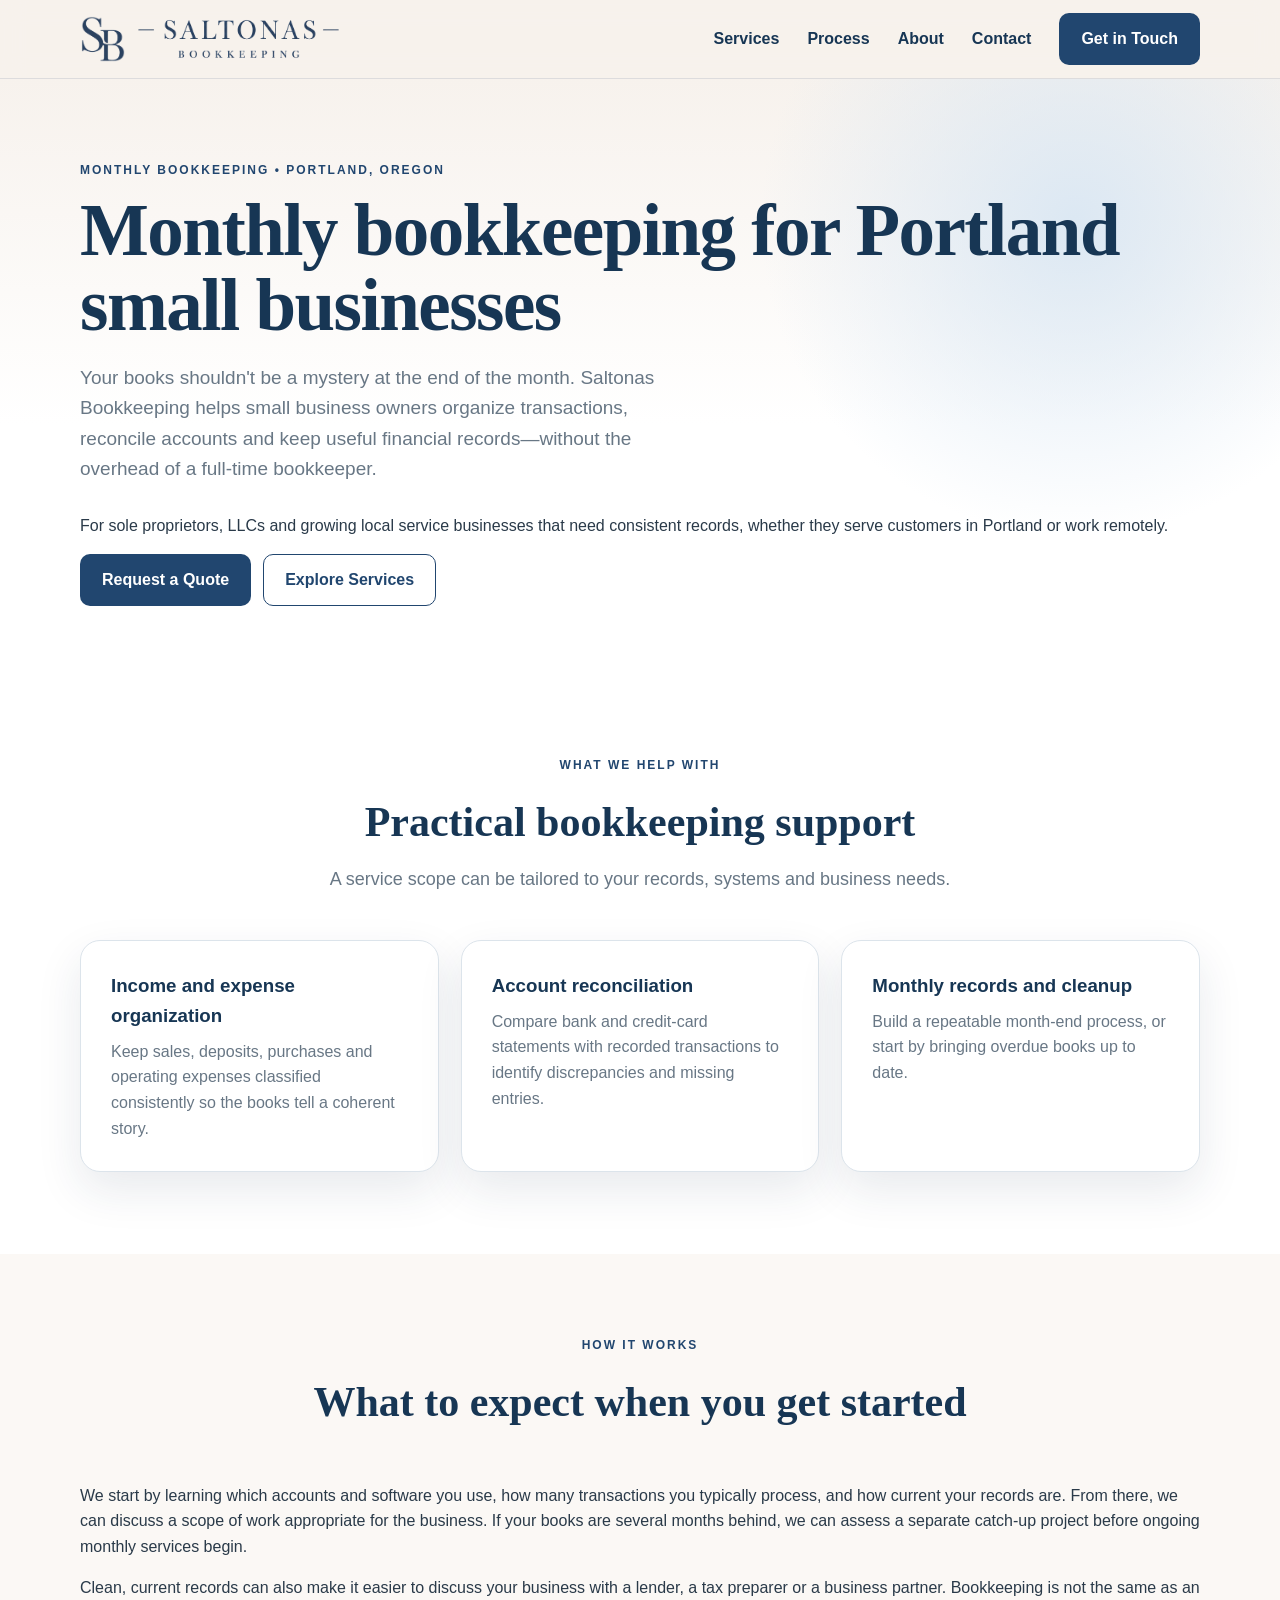
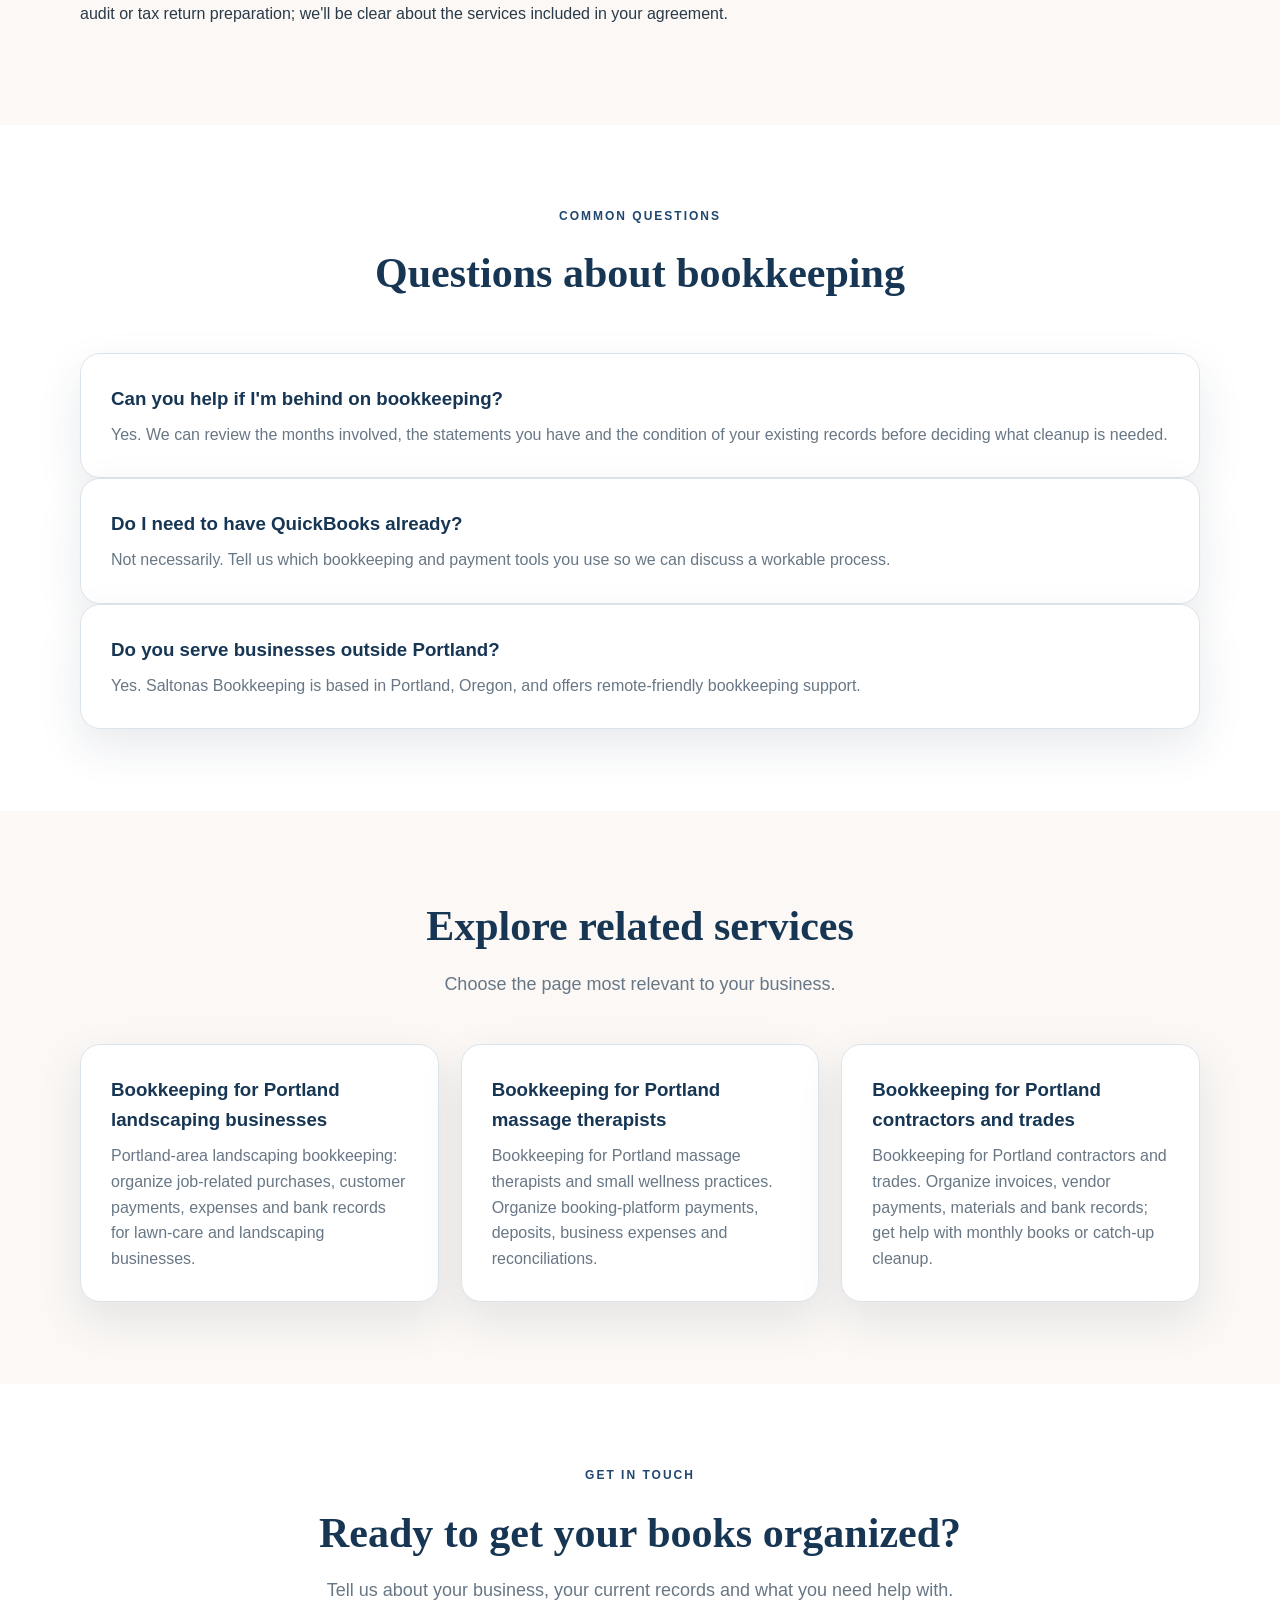
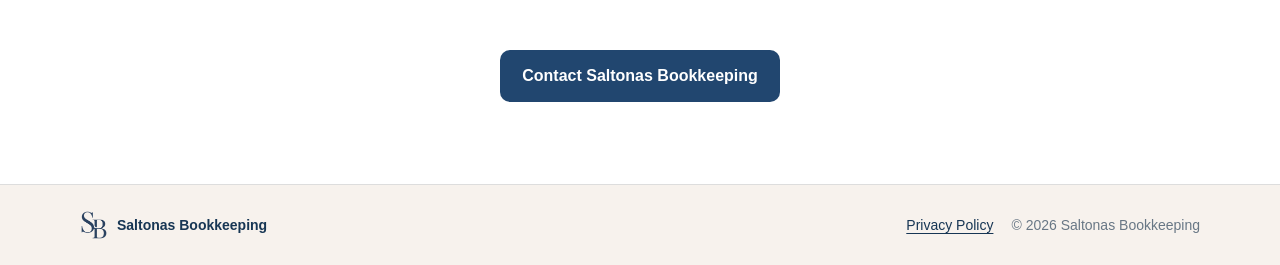
<file: monthly-bookkeeping-portland.html>
<!DOCTYPE html>
<html lang="en">
<head>
  <meta charset="UTF-8" />
  <meta name="viewport" content="width=device-width, initial-scale=1.0" />
  <meta name="theme-color" content="#f7f2ed" />
  <title>Monthly Bookkeeping in Portland, OR | Saltonas Bookkeeping</title>
  <meta name="description" content="Monthly bookkeeping for Portland small businesses: bank reconciliations, income and expense organization, month-end records and bookkeeping cleanup." />
  <link rel="canonical" href="https://saltonasbookkeeping.com/monthly-bookkeeping-portland.html" />
  <meta property="og:type" content="website" />
  <meta property="og:site_name" content="Saltonas Bookkeeping" />
  <meta property="og:title" content="Monthly Bookkeeping in Portland, OR | Saltonas Bookkeeping" />
  <meta property="og:description" content="Monthly bookkeeping for Portland small businesses: bank reconciliations, income and expense organization, month-end records and bookkeeping cleanup." />
  <meta property="og:url" content="https://saltonasbookkeeping.com/monthly-bookkeeping-portland.html" />
  <meta property="og:image" content="https://saltonasbookkeeping.com/icon-512.png" />
  <link rel="icon" href="favicon.ico" sizes="any" />
  <link rel="stylesheet" href="styles.css" />
  <script type="application/ld+json">{"@context":"https://schema.org","@type":"Service","name":"Monthly bookkeeping for Portland small businesses","description":"Monthly bookkeeping for Portland small businesses: bank reconciliations, income and expense organization, month-end records and bookkeeping cleanup.","serviceType":"Bookkeeping","url":"https://saltonasbookkeeping.com/monthly-bookkeeping-portland.html","provider":{"@type":"Organization","name":"Saltonas Bookkeeping LLC","url":"https://saltonasbookkeeping.com/"},"areaServed":[{"@type":"City","name":"Portland"},{"@type":"State","name":"Oregon"}]}</script>
</head>
<body>
  <header class="site-header">
    <div class="container header-row">
      <a class="brand" href="index.html" aria-label="Saltonas Bookkeeping home">
        <img class="brand-mark" src="logo-mark-transparent.png" alt="" />
        <img class="brand-wordmark" src="logo-wordmark-transparent.png" alt="Saltonas Bookkeeping" />
      </a>
      <nav class="desktop-nav" aria-label="Primary navigation">
        <a href="index.html#services">Services</a>
        <a href="index.html#process">Process</a>
        <a href="index.html#about">About</a>
        <a href="index.html#contact">Contact</a>
      </nav>
      <a class="button header-cta" href="index.html#contact">Get in Touch</a>
      <button class="menu-button" id="menuButton" type="button" aria-expanded="false" aria-controls="mobileMenu" aria-label="Open menu"><span></span><span></span><span></span></button>
    </div>
    <nav class="mobile-menu" id="mobileMenu" aria-label="Mobile navigation">
      <a href="index.html">Home</a>
      <a href="index.html#services">Services</a>
      <a href="index.html#contact">Contact</a>
    </nav>
  </header>
  <main>
    <section class="hero">
      <div class="container">
        <p class="eyebrow">MONTHLY BOOKKEEPING • PORTLAND, OREGON</p>
        <h1>Monthly bookkeeping for Portland small businesses</h1>
        <p class="hero-text">Your books shouldn't be a mystery at the end of the month. Saltonas Bookkeeping helps small business owners organize transactions, reconcile accounts and keep useful financial records—without the overhead of a full-time bookkeeper.</p>
        <p>For sole proprietors, LLCs and growing local service businesses that need consistent records, whether they serve customers in Portland or work remotely.</p>
        <div class="hero-actions">
          <a class="button" href="index.html#contact">Request a Quote</a>
          <a class="button secondary" href="#services">Explore Services</a>
        </div>
      </div>
    </section>
    <section class="section services-section" id="services">
      <div class="container">
        <div class="section-heading">
          <p class="eyebrow">WHAT WE HELP WITH</p>
          <h2>Practical bookkeeping support</h2>
          <p>A service scope can be tailored to your records, systems and business needs.</p>
        </div>
        <div class="cards">
          <article class="card"><h3>Income and expense organization</h3><p>Keep sales, deposits, purchases and operating expenses classified consistently so the books tell a coherent story.</p></article>
          <article class="card"><h3>Account reconciliation</h3><p>Compare bank and credit-card statements with recorded transactions to identify discrepancies and missing entries.</p></article>
          <article class="card"><h3>Monthly records and cleanup</h3><p>Build a repeatable month-end process, or start by bringing overdue books up to date.</p></article>
        </div>
      </div>
    </section>
    <section class="section process-section">
      <div class="container">
        <div class="section-heading">
          <p class="eyebrow">HOW IT WORKS</p>
          <h2>What to expect when you get started</h2>
        </div>
        <p>We start by learning which accounts and software you use, how many transactions you typically process, and how current your records are. From there, we can discuss a scope of work appropriate for the business. If your books are several months behind, we can assess a separate catch-up project before ongoing monthly services begin.</p>
        <p>Clean, current records can also make it easier to discuss your business with a lender, a tax preparer or a business partner. Bookkeeping is not the same as an audit or tax return preparation; we'll be clear about the services included in your agreement.</p>
      </div>
    </section>
    <section class="section services-section">
      <div class="container">
        <div class="section-heading"><p class="eyebrow">COMMON QUESTIONS</p><h2>Questions about bookkeeping</h2></div>
        <article class="card"><h3>Can you help if I'm behind on bookkeeping?</h3><p>Yes. We can review the months involved, the statements you have and the condition of your existing records before deciding what cleanup is needed.</p></article>
        <article class="card"><h3>Do I need to have QuickBooks already?</h3><p>Not necessarily. Tell us which bookkeeping and payment tools you use so we can discuss a workable process.</p></article>
        <article class="card"><h3>Do you serve businesses outside Portland?</h3><p>Yes. Saltonas Bookkeeping is based in Portland, Oregon, and offers remote-friendly bookkeeping support.</p></article>
      </div>
    </section>
    <section class="section process-section">
      <div class="container">
        <div class="section-heading">
          <h2>Explore related services</h2>
          <p>Choose the page most relevant to your business.</p>
        </div>
        <div class="cards">
          <article class="card"><h3><a href="bookkeeping-for-landscapers.html">Bookkeeping for Portland landscaping businesses</a></h3><p>Portland-area landscaping bookkeeping: organize job-related purchases, customer payments, expenses and bank records for lawn-care and landscaping businesses.</p></article>
          <article class="card"><h3><a href="bookkeeping-for-massage-therapists.html">Bookkeeping for Portland massage therapists</a></h3><p>Bookkeeping for Portland massage therapists and small wellness practices. Organize booking-platform payments, deposits, business expenses and reconciliations.</p></article>
          <article class="card"><h3><a href="bookkeeping-for-contractors.html">Bookkeeping for Portland contractors and trades</a></h3><p>Bookkeeping for Portland contractors and trades. Organize invoices, vendor payments, materials and bank records; get help with monthly books or catch-up cleanup.</p></article>
        </div>
      </div>
    </section>
    <section class="section contact-section">
      <div class="container">
        <div class="section-heading"><p class="eyebrow">GET IN TOUCH</p><h2>Ready to get your books organized?</h2>
        <p>Tell us about your business, your current records and what you need help with.</p>
        </div>
        <div style="text-align:center"><a class="button" href="index.html#contact">Contact Saltonas Bookkeeping</a></div>
      </div>
    </section>
  </main>
  <footer>
    <div class="container footer-grid">
      <div class="footer-brand"><img src="logo-mark-transparent.png" alt="" /><a href="index.html">Saltonas Bookkeeping</a></div>
      <div class="footer-right"><a href="privacy.html">Privacy Policy</a><span>© 2026 Saltonas Bookkeeping</span></div>
    </div>
  </footer>
  <script>
    const b=document.getElementById("menuButton"),m=document.getElementById("mobileMenu");
    if(b&&m){b.addEventListener("click",()=>{const o=m.classList.toggle("open");b.setAttribute("aria-expanded",String(o));});
    m.querySelectorAll("a").forEach(a=>a.addEventListener("click",()=>{m.classList.remove("open");b.setAttribute("aria-expanded","false");}));}
  </script>
</body>
</html>
</file>
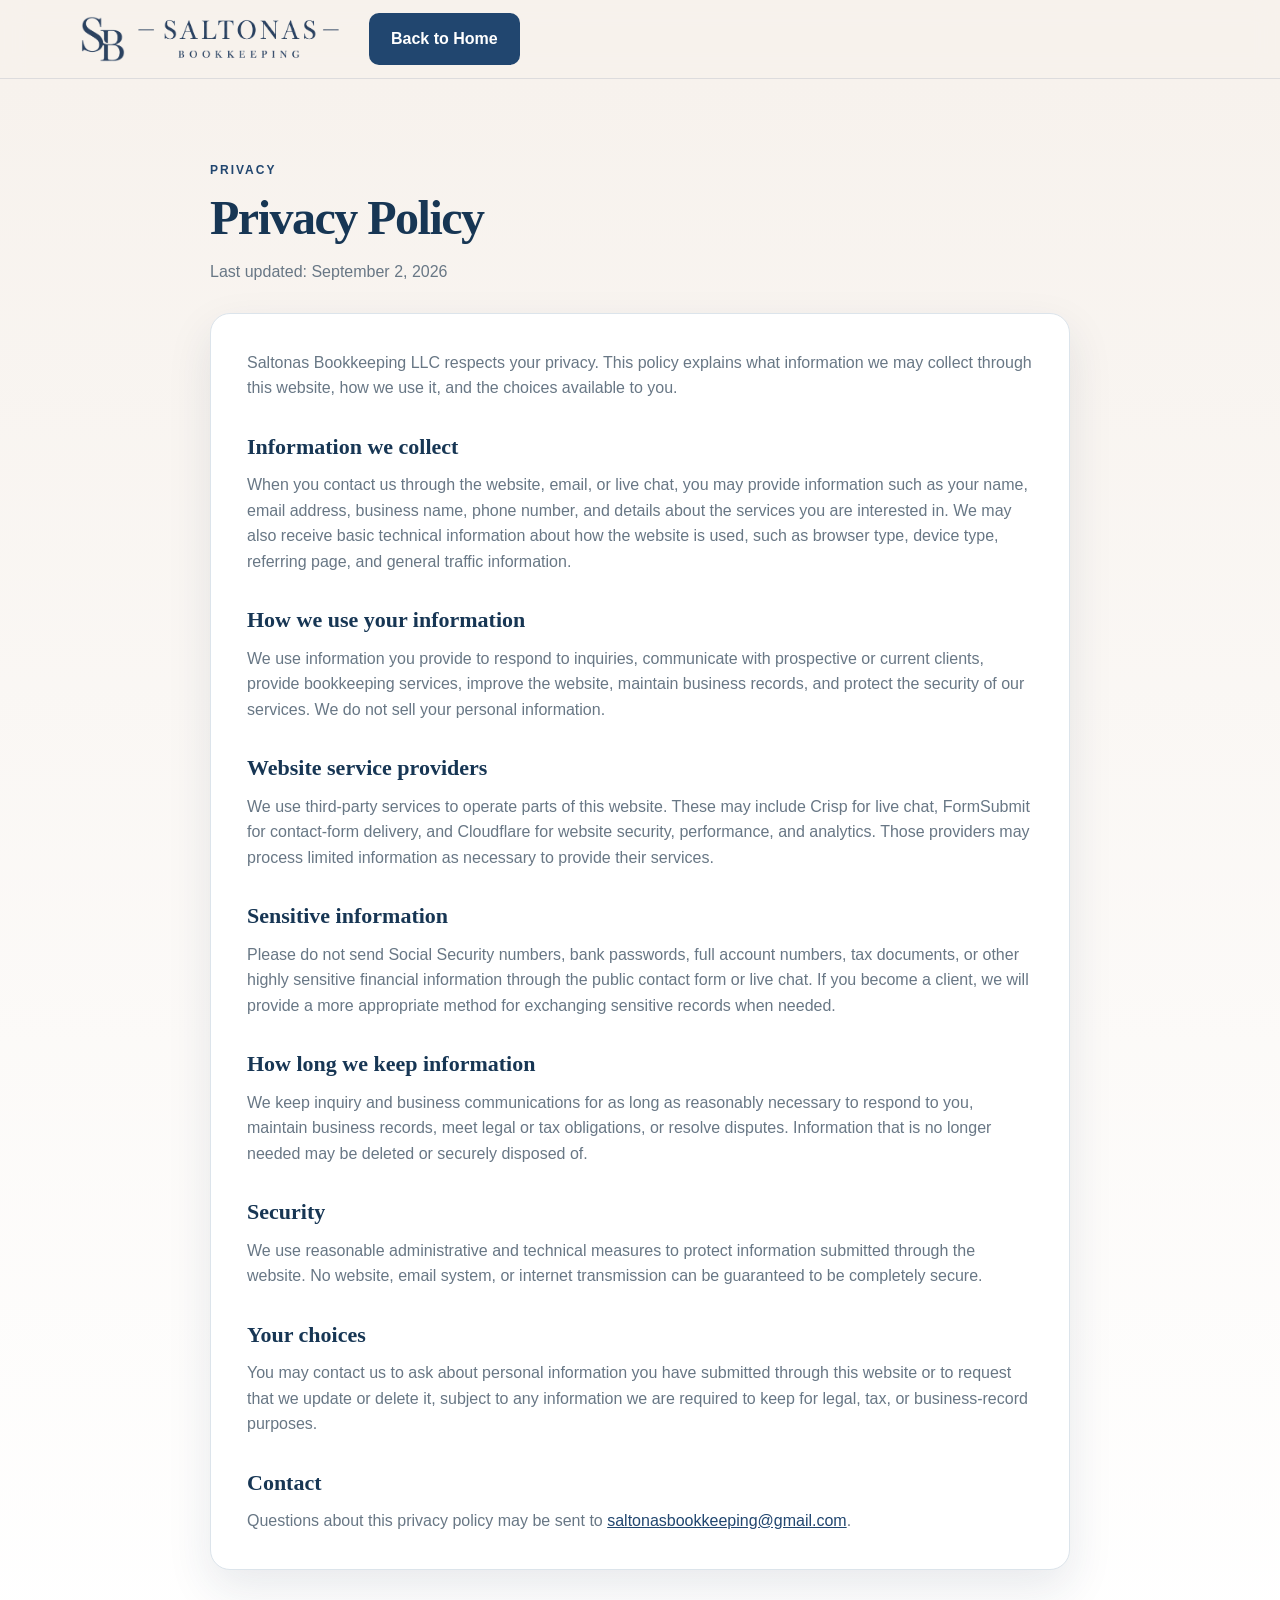
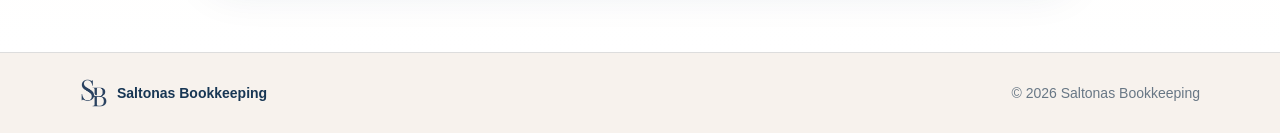
<file: privacy.html>
<!DOCTYPE html>
<html lang="en">
<head>
  <meta charset="UTF-8" />
  <meta name="viewport" content="width=device-width, initial-scale=1.0" />
  <meta name="theme-color" content="#f7f2ed" />
  <title>Privacy Policy | Saltonas Bookkeeping</title>
  <meta name="description" content="Privacy policy for Saltonas Bookkeeping LLC." />
  <link rel="canonical" href="https://saltonasbookkeeping.com/privacy.html" />
  <link rel="icon" href="favicon.ico" sizes="any" />
  <link rel="icon" type="image/png" sizes="32x32" href="favicon-32x32.png" />
  <link rel="apple-touch-icon" sizes="180x180" href="apple-touch-icon.png" />
  <link rel="stylesheet" href="styles.css" />
</head>
<body>
  <header class="site-header">
    <div class="container header-row">
      <a class="brand" href="index.html" aria-label="Saltonas Bookkeeping home">
        <img class="brand-mark" src="logo-mark-transparent.png" alt="" />
        <img class="brand-wordmark" src="logo-wordmark-transparent.png" alt="Saltonas Bookkeeping" />
      </a>
      <a class="button header-cta privacy-home" href="index.html" data-i18n="back_home">Back to Home</a>
    </div>
  </header>

  <main>
    <section class="section legal-section">
      <div class="container legal-wrap">
        <p class="eyebrow" data-i18n="privacy_eyebrow">PRIVACY</p>
        <h1 class="legal-title" data-i18n="privacy_title">Privacy Policy</h1>
        <p class="legal-updated" data-i18n="updated">Last updated: September 2, 2026</p>

        <div class="legal-card">
          <p data-i18n="intro">
            Saltonas Bookkeeping LLC respects your privacy. This policy explains what information we may collect through this website, how we use it, and the choices available to you.
          </p>

          <h2 data-i18n="collect_title">Information we collect</h2>
          <p data-i18n="collect_text">
            When you contact us through the website, email, or live chat, you may provide information such as your name, email address, business name, phone number, and details about the services you are interested in. We may also receive basic technical information about how the website is used, such as browser type, device type, referring page, and general traffic information.
          </p>

          <h2 data-i18n="use_title">How we use your information</h2>
          <p data-i18n="use_text">
            We use information you provide to respond to inquiries, communicate with prospective or current clients, provide bookkeeping services, improve the website, maintain business records, and protect the security of our services. We do not sell your personal information.
          </p>

          <h2 data-i18n="providers_title">Website service providers</h2>
          <p data-i18n="providers_text">
            We use third-party services to operate parts of this website. These may include Crisp for live chat, FormSubmit for contact-form delivery, and Cloudflare for website security, performance, and analytics. Those providers may process limited information as necessary to provide their services.
          </p>

          <h2 data-i18n="sensitive_title">Sensitive information</h2>
          <p data-i18n="sensitive_text">
            Please do not send Social Security numbers, bank passwords, full account numbers, tax documents, or other highly sensitive financial information through the public contact form or live chat. If you become a client, we will provide a more appropriate method for exchanging sensitive records when needed.
          </p>

          <h2 data-i18n="retention_title">How long we keep information</h2>
          <p data-i18n="retention_text">
            We keep inquiry and business communications for as long as reasonably necessary to respond to you, maintain business records, meet legal or tax obligations, or resolve disputes. Information that is no longer needed may be deleted or securely disposed of.
          </p>

          <h2 data-i18n="security_title">Security</h2>
          <p data-i18n="security_text">
            We use reasonable administrative and technical measures to protect information submitted through the website. No website, email system, or internet transmission can be guaranteed to be completely secure.
          </p>

          <h2 data-i18n="choices_title">Your choices</h2>
          <p data-i18n="choices_text">
            You may contact us to ask about personal information you have submitted through this website or to request that we update or delete it, subject to any information we are required to keep for legal, tax, or business-record purposes.
          </p>

          <h2 data-i18n="contact_title">Contact</h2>
          <p>
            <span data-i18n="contact_text">Questions about this privacy policy may be sent to</span>
            <a href="mailto:saltonasbookkeeping@gmail.com">saltonasbookkeeping@gmail.com</a>.
          </p>
        </div>
      </div>
    </section>
  </main>

  <footer>
    <div class="container footer-grid">
      <div class="footer-brand">
        <img src="logo-mark-transparent.png" alt="" />
        <span>Saltonas Bookkeeping</span>
      </div>
      <span>© 2026 Saltonas Bookkeeping</span>
    </div>
  </footer>

  <script>
    const t = {
      back_home: "Volver al inicio",
      privacy_eyebrow: "PRIVACIDAD",
      privacy_title: "Política de privacidad",
      updated: "Última actualización: 2 de septiembre de 2026",
      intro: "Saltonas Bookkeeping LLC respeta su privacidad. Esta política explica qué información podemos recopilar a través de este sitio web, cómo la usamos y qué opciones tiene usted.",
      collect_title: "Información que recopilamos",
      collect_text: "Cuando se comunica con nosotros a través del sitio web, correo electrónico o chat en vivo, puede proporcionar información como su nombre, correo electrónico, nombre del negocio, número de teléfono y detalles sobre los servicios que le interesan. También podemos recibir información técnica básica sobre el uso del sitio, como el tipo de navegador, dispositivo, página de referencia e información general de tráfico.",
      use_title: "Cómo usamos su información",
      use_text: "Usamos la información que proporciona para responder consultas, comunicarnos con clientes actuales o potenciales, prestar servicios de contabilidad, mejorar el sitio web, mantener registros comerciales y proteger la seguridad de nuestros servicios. No vendemos su información personal.",
      providers_title: "Proveedores del sitio web",
      providers_text: "Usamos servicios de terceros para operar partes de este sitio web. Estos pueden incluir Crisp para chat en vivo, FormSubmit para enviar formularios de contacto y Cloudflare para seguridad, rendimiento y análisis. Estos proveedores pueden procesar información limitada según sea necesario para prestar sus servicios.",
      sensitive_title: "Información sensible",
      sensitive_text: "No envíe números de Seguro Social, contraseñas bancarias, números completos de cuenta, documentos fiscales u otra información financiera altamente sensible mediante el formulario público o el chat en vivo. Si se convierte en cliente, le proporcionaremos un método más apropiado para intercambiar documentos sensibles cuando sea necesario.",
      retention_title: "Cuánto tiempo conservamos la información",
      retention_text: "Conservamos consultas y comunicaciones comerciales durante el tiempo razonablemente necesario para responderle, mantener registros comerciales, cumplir obligaciones legales o fiscales o resolver disputas. La información que ya no sea necesaria puede eliminarse o desecharse de manera segura.",
      security_title: "Seguridad",
      security_text: "Utilizamos medidas administrativas y técnicas razonables para proteger la información enviada a través del sitio web. Ningún sitio web, sistema de correo electrónico o transmisión por internet puede garantizarse como completamente seguro.",
      choices_title: "Sus opciones",
      choices_text: "Puede comunicarse con nosotros para preguntar sobre la información personal que haya enviado a través de este sitio web o para solicitar que la actualicemos o eliminemos, sujeto a cualquier información que debamos conservar por motivos legales, fiscales o de registro comercial.",
      contact_title: "Contacto",
      contact_text: "Las preguntas sobre esta política de privacidad pueden enviarse a"
    };

    (function(){
      const langs = navigator.languages && navigator.languages.length
        ? navigator.languages
        : [navigator.language || "en"];

      if (!langs.some(x => String(x).toLowerCase().startsWith("es"))) return;

      document.documentElement.lang = "es";
      document.querySelectorAll("[data-i18n]").forEach(el => {
        const key = el.getAttribute("data-i18n");
        if (t[key]) el.textContent = t[key];
      });
      document.title = "Política de privacidad | Saltonas Bookkeeping";
    })();
  </script>
</body>
</html>
</file>
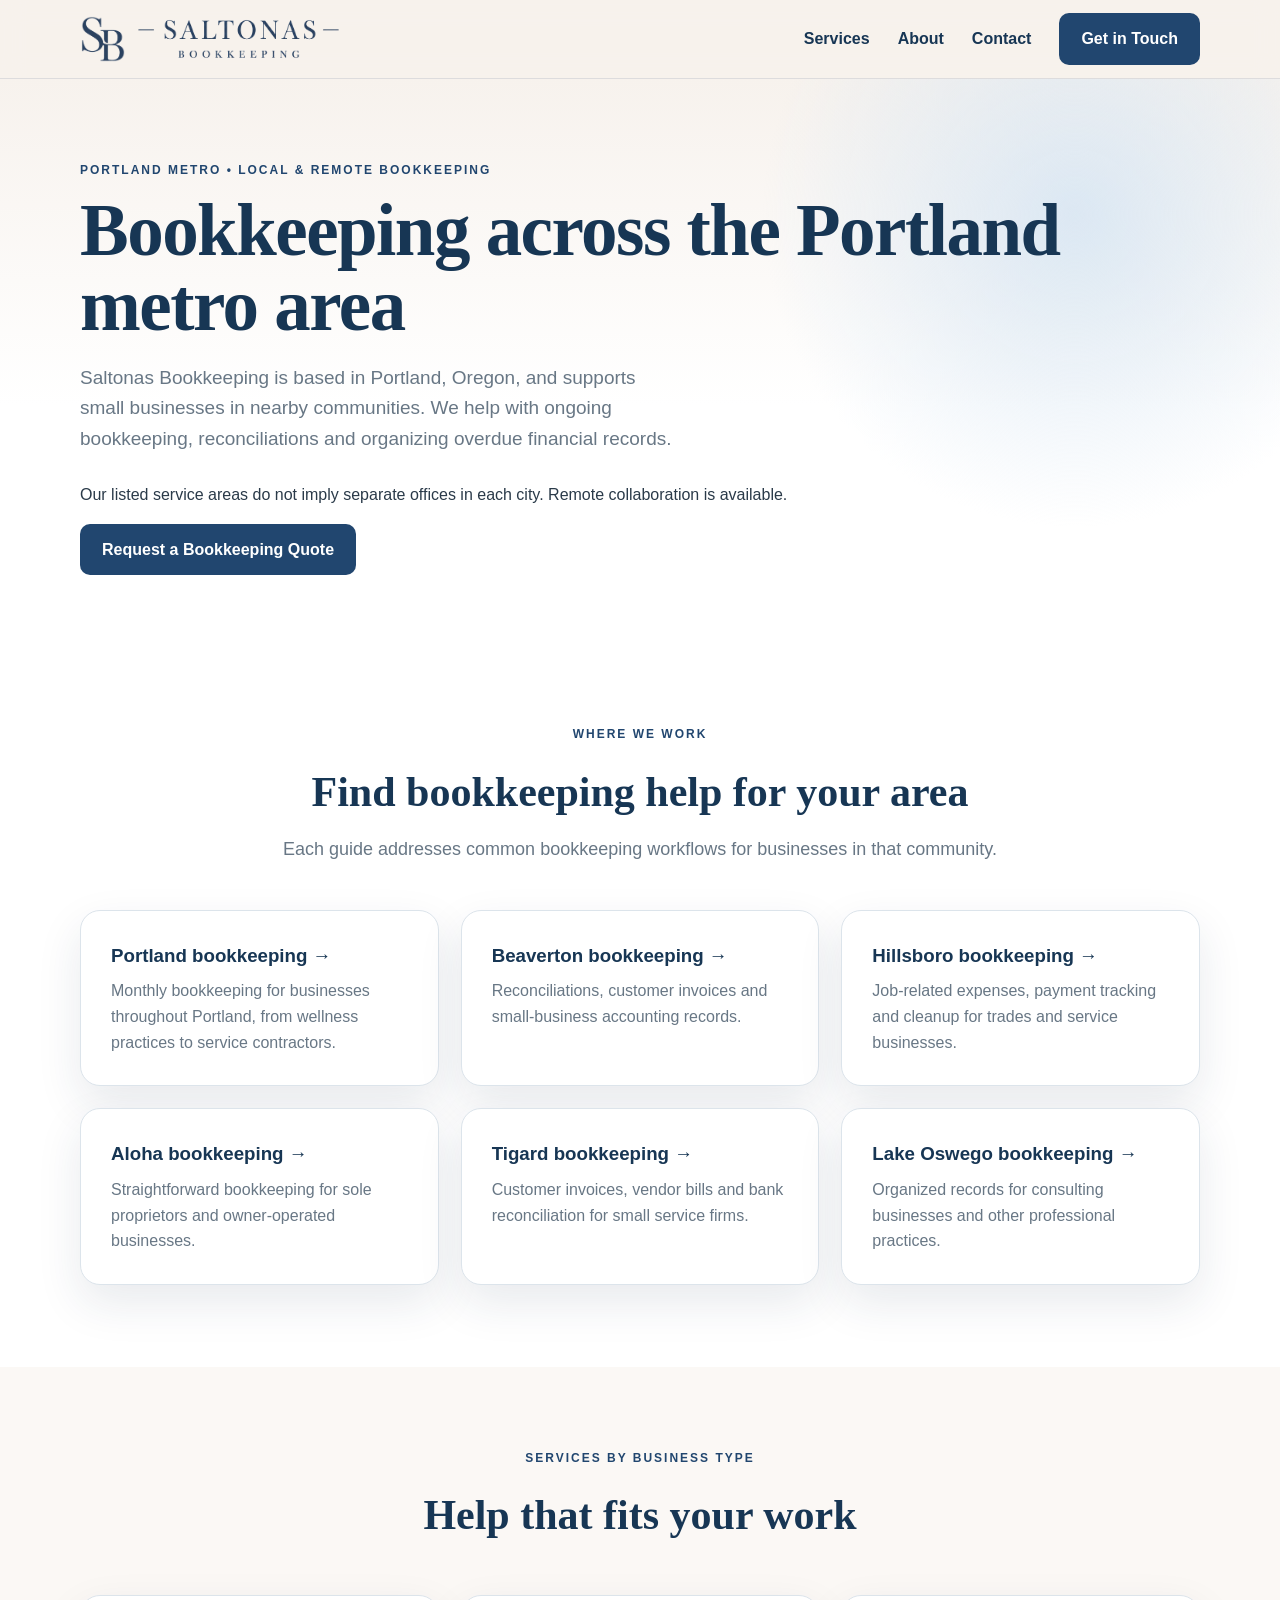
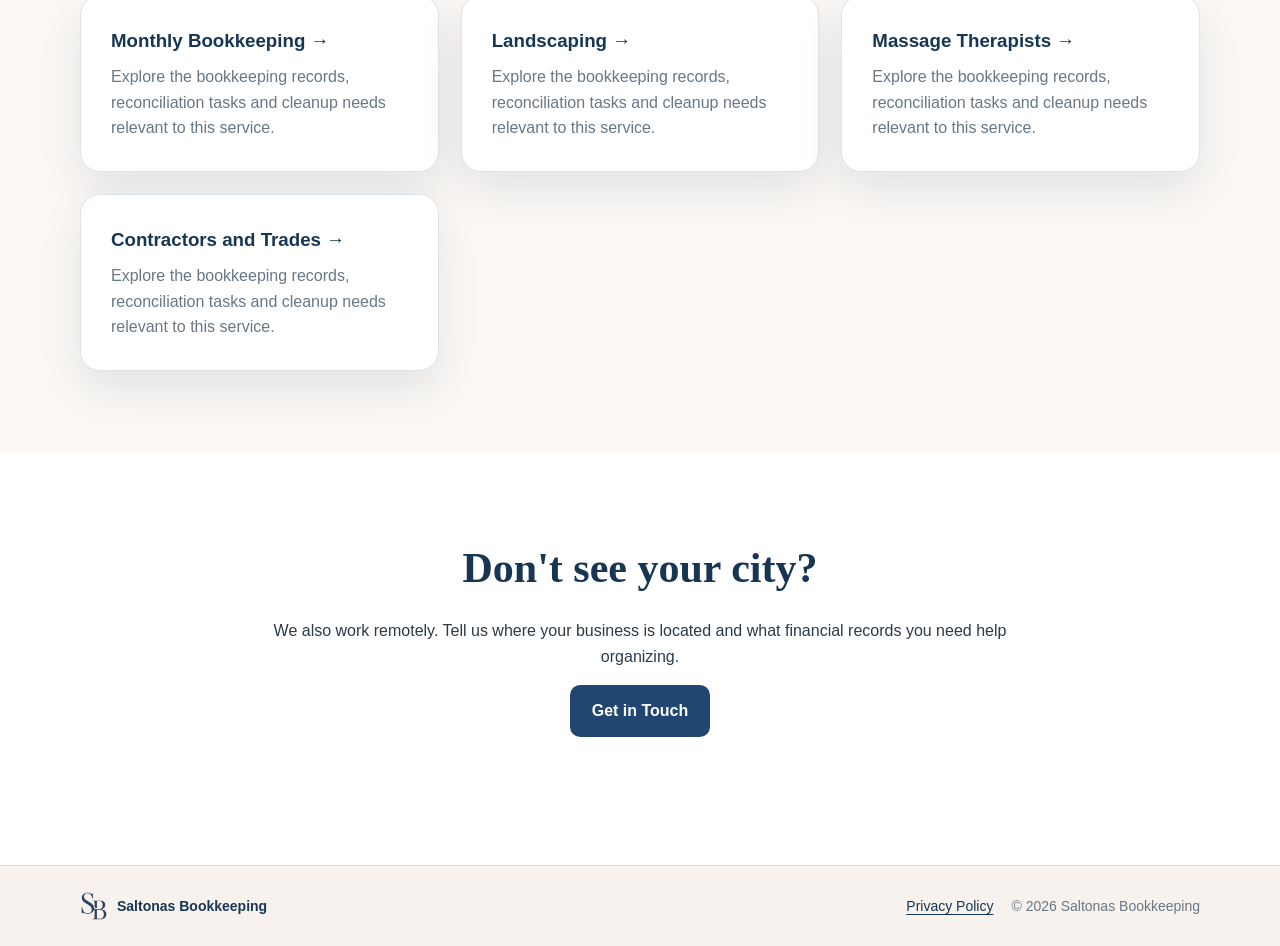
<file: service-areas.html>
<!DOCTYPE html>
<html lang="en">
<head>
<meta charset="UTF-8" />
<meta name="viewport" content="width=device-width, initial-scale=1.0" />
<meta name="theme-color" content="#f7f2ed" />
<title>Bookkeeping Service Areas | Portland Metro | Saltonas</title>
<meta name="description" content="Bookkeeping services for small businesses in Portland, Beaverton, Hillsboro, Aloha, Tigard, Lake Oswego and nearby Oregon communities." />
<link rel="canonical" href="https://saltonasbookkeeping.com/service-areas.html" />
<link rel="icon" href="favicon.ico" sizes="any" />
<link rel="stylesheet" href="styles.css" />
<script type="application/ld+json">{"@context":"https://schema.org","@type":"ProfessionalService","name":"Saltonas Bookkeeping LLC","url":"https://saltonasbookkeeping.com/","areaServed":[{"@type":"City","name":"Portland"},{"@type":"City","name":"Beaverton"},{"@type":"City","name":"Hillsboro"},{"@type":"Place","name":"Aloha, Oregon"},{"@type":"City","name":"Tigard"},{"@type":"City","name":"Lake Oswego"}]}</script>
</head>
<body>
<header class="site-header"><div class="container header-row"><a class="brand" href="index.html" aria-label="Home"><img class="brand-mark" src="logo-mark-transparent.png" alt="" /><img class="brand-wordmark" src="logo-wordmark-transparent.png" alt="Saltonas Bookkeeping" /></a><nav class="desktop-nav"><a href="index.html#services">Services</a><a href="index.html#about">About</a><a href="index.html#contact">Contact</a></nav><a class="button header-cta" href="index.html#contact">Get in Touch</a></div></header>
<main>
<section class="hero"><div class="container"><p class="eyebrow">PORTLAND METRO • LOCAL &amp; REMOTE BOOKKEEPING</p><h1>Bookkeeping across the Portland metro area</h1><p class="hero-text">Saltonas Bookkeeping is based in Portland, Oregon, and supports small businesses in nearby communities. We help with ongoing bookkeeping, reconciliations and organizing overdue financial records.</p><p>Our listed service areas do not imply separate offices in each city. Remote collaboration is available.</p><a class="button" href="index.html#contact">Request a Bookkeeping Quote</a></div></section>
<section class="section services-section"><div class="container"><div class="section-heading"><p class="eyebrow">WHERE WE WORK</p><h2>Find bookkeeping help for your area</h2><p>Each guide addresses common bookkeeping workflows for businesses in that community.</p></div><div class="cards"><article class="card"><h3><a href="bookkeeping-portland.html">Portland bookkeeping →</a></h3><p>Monthly bookkeeping for businesses throughout Portland, from wellness practices to service contractors.</p></article>
<article class="card"><h3><a href="bookkeeping-beaverton.html">Beaverton bookkeeping →</a></h3><p>Reconciliations, customer invoices and small-business accounting records.</p></article>
<article class="card"><h3><a href="bookkeeping-hillsboro.html">Hillsboro bookkeeping →</a></h3><p>Job-related expenses, payment tracking and cleanup for trades and service businesses.</p></article>
<article class="card"><h3><a href="bookkeeping-aloha.html">Aloha bookkeeping →</a></h3><p>Straightforward bookkeeping for sole proprietors and owner-operated businesses.</p></article>
<article class="card"><h3><a href="bookkeeping-tigard.html">Tigard bookkeeping →</a></h3><p>Customer invoices, vendor bills and bank reconciliation for small service firms.</p></article>
<article class="card"><h3><a href="bookkeeping-lake-oswego.html">Lake Oswego bookkeeping →</a></h3><p>Organized records for consulting businesses and other professional practices.</p></article></div></div></section>
<section class="section process-section"><div class="container"><div class="section-heading"><p class="eyebrow">SERVICES BY BUSINESS TYPE</p><h2>Help that fits your work</h2></div><div class="cards"><article class="card"><h3><a href="monthly-bookkeeping-portland.html">Monthly Bookkeeping →</a></h3><p>Explore the bookkeeping records, reconciliation tasks and cleanup needs relevant to this service.</p></article>
<article class="card"><h3><a href="bookkeeping-for-landscapers.html">Landscaping →</a></h3><p>Explore the bookkeeping records, reconciliation tasks and cleanup needs relevant to this service.</p></article>
<article class="card"><h3><a href="bookkeeping-for-massage-therapists.html">Massage Therapists →</a></h3><p>Explore the bookkeeping records, reconciliation tasks and cleanup needs relevant to this service.</p></article>
<article class="card"><h3><a href="bookkeeping-for-contractors.html">Contractors and Trades →</a></h3><p>Explore the bookkeeping records, reconciliation tasks and cleanup needs relevant to this service.</p></article></div></div></section>
<section class="section contact-section"><div class="container"><div class="section-heading"><h2>Don't see your city?</h2><p>We also work remotely. Tell us where your business is located and what financial records you need help organizing.</p><a class="button" href="index.html#contact">Get in Touch</a></div></div></section>
</main>
<footer><div class="container footer-grid"><div class="footer-brand"><img src="logo-mark-transparent.png" alt="" /><a href="index.html">Saltonas Bookkeeping</a></div><div class="footer-right"><a href="privacy.html">Privacy Policy</a><span>© 2026 Saltonas Bookkeeping</span></div></div></footer>
</body>
</html>
</file>
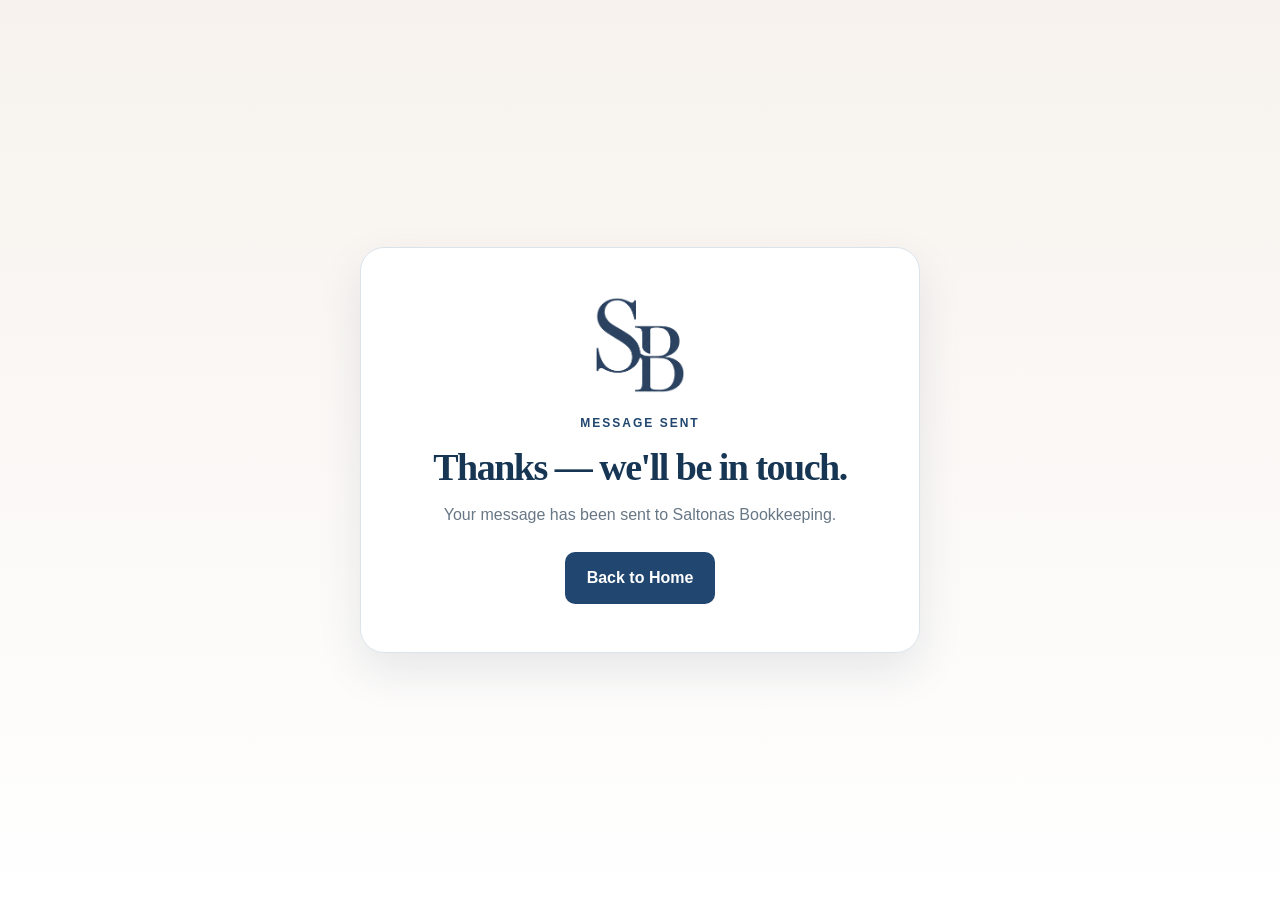
<file: thanks.html>
<!DOCTYPE html>
<html lang="en">
<head>
  <meta charset="UTF-8" />
  <meta name="viewport" content="width=device-width, initial-scale=1.0" />
  <meta name="robots" content="noindex, nofollow" />
  <meta name="theme-color" content="#f7f2ed" />
  <title>Message Sent | Saltonas Bookkeeping</title>
  <link rel="icon" href="favicon.ico" sizes="any" />
  <link rel="icon" type="image/png" sizes="32x32" href="favicon-32x32.png" />
  <link rel="apple-touch-icon" sizes="180x180" href="apple-touch-icon.png" />
  <link rel="stylesheet" href="styles.css" />
</head>
<body>
  <main class="thanks-page">
    <div class="thanks-card">
      <img src="logo-mark-transparent.png" alt="" />
      <p class="eyebrow" data-i18n="eyebrow">MESSAGE SENT</p>
      <h1 data-i18n="title">Thanks — we'll be in touch.</h1>
      <p data-i18n="text">Your message has been sent to Saltonas Bookkeeping.</p>
      <a class="button" href="index.html" data-i18n="home">Back to Home</a>
    </div>
  </main>
  <script>
    const es = {
      eyebrow:"MENSAJE ENVIADO",
      title:"Gracias — nos pondremos en contacto.",
      text:"Su mensaje ha sido enviado a Saltonas Bookkeeping.",
      home:"Volver al inicio"
    };
    (function(){
      const langs = navigator.languages && navigator.languages.length ? navigator.languages : [navigator.language || "en"];
      if (!langs.some(x => String(x).toLowerCase().startsWith("es"))) return;
      document.documentElement.lang = "es";
      document.querySelectorAll("[data-i18n]").forEach(el => {
        const key = el.getAttribute("data-i18n");
        if (es[key]) el.textContent = es[key];
      });
      document.title = "Mensaje enviado | Saltonas Bookkeeping";
    })();
  </script>
</body>
</html>
</file>
<file: styles.css>
:root{
  --navy:#21466f;
  --navy-dark:#173654;
  --blue:#2f5f91;
  --blue-soft:#dfeaf4;
  --paper:#f7f2ed;
  --paper-2:#fbf8f5;
  --white:#ffffff;
  --text:#2a3a49;
  --muted:#687785;
  --border:#dce4eb;
  --green:#1f9e75;
  --shadow:0 18px 45px rgba(26,53,82,.10);
  --radius:20px;
}

*{box-sizing:border-box;min-width:0}
html{scroll-behavior:smooth}
body{
  margin:0;
  overflow-x:hidden;
  font-family:Arial,Helvetica,sans-serif;
  line-height:1.6;
  color:var(--text);
  background:var(--paper);
}
img,svg{display:block;max-width:100%}
a{text-decoration:none;color:inherit}
button{font:inherit}
.container{width:min(1120px,calc(100% - 32px));margin-inline:auto}

.site-header{
  position:sticky;
  top:0;
  z-index:100;
  background:rgba(247,242,237,.95);
  border-bottom:1px solid rgba(33,70,111,.12);
  backdrop-filter:blur(12px);
}
.header-row{
  height:78px;
  display:flex;
  align-items:center;
  gap:26px;
}
.brand{
  display:flex;
  align-items:center;
  gap:10px;
  flex:0 1 auto;
}
.brand-mark{width:46px;height:46px;object-fit:contain}
.brand-wordmark{width:205px;height:auto;object-fit:contain}
.desktop-nav{
  margin-left:auto;
  display:flex;
  gap:28px;
  font-weight:700;
  color:var(--navy-dark);
}
.desktop-nav a:hover{color:var(--blue)}
.header-cta{margin-left:2px}
.mobile-menu,.menu-button{display:none}

.button{
  border:1px solid transparent;
  border-radius:10px;
  background:var(--navy);
  color:white;
  padding:12px 21px;
  font-weight:800;
  cursor:pointer;
  display:inline-flex;
  align-items:center;
  justify-content:center;
  text-align:center;
  transition:.18s ease;
}
.button:hover{background:var(--navy-dark);transform:translateY(-1px)}
.button.secondary{background:transparent;color:var(--navy);border-color:var(--navy)}
.button.secondary:hover{background:rgba(33,70,111,.06)}

.hero{
  background:
    radial-gradient(circle at 84% 24%,rgba(218,231,243,.95) 0%,transparent 27%),
    linear-gradient(180deg,var(--paper) 0%,#fff 58%);
  padding:82px 0 68px;
}
.hero-grid{
  display:grid;
  grid-template-columns:minmax(0,1.05fr) minmax(0,.95fr);
  gap:54px;
  align-items:center;
}
.eyebrow{
  margin:0 0 14px;
  color:var(--navy);
  letter-spacing:2px;
  font-size:12px;
  font-weight:900;
}
.eyebrow.light{color:#c7d9eb}
h1,h2{
  font-family:Georgia,"Times New Roman",serif;
  color:var(--navy-dark);
  margin-top:0;
}
h1{
  font-size:clamp(46px,5.7vw,74px);
  line-height:1.02;
  letter-spacing:-1.5px;
  margin-bottom:20px;
}
.hero-text{
  color:var(--muted);
  font-size:19px;
  max-width:600px;
  margin:0 0 28px;
}
.hero-actions,.contact-actions{display:flex;gap:12px;flex-wrap:wrap}

.hero-visual{
  padding:24px;
  border:1px solid var(--border);
  border-radius:26px;
  background:rgba(255,255,255,.88);
  box-shadow:var(--shadow);
}
.hero-panel{
  padding:24px;
  border:2px solid var(--navy-dark);
  border-radius:18px;
  background:linear-gradient(180deg,#fff 0%,#f8fbfd 100%);
}
.hero-panel-head{
  display:flex;
  align-items:flex-start;
  justify-content:space-between;
  gap:16px;
  margin-bottom:20px;
}
.hero-panel-head strong{display:block;color:var(--navy-dark);font-size:23px;margin-top:3px}
.muted{color:var(--muted);font-size:13px}
.status-pill{
  padding:7px 11px;
  border-radius:999px;
  background:var(--blue-soft);
  color:var(--navy-dark);
  font-size:12px;
  font-weight:800;
  white-space:nowrap;
}
.checklist{display:grid;gap:12px}
.check-row{
  display:grid;
  grid-template-columns:34px minmax(0,1fr);
  gap:12px;
  align-items:start;
  padding:13px;
  border-radius:14px;
  background:#eff4f8;
}
.check{
  width:34px;height:34px;border-radius:50%;
  display:grid;place-items:center;
  color:var(--green);background:white;font-weight:900;
}
.check-row strong{display:block;color:var(--navy-dark)}
.check-row small{color:var(--muted)}
.mini-grid{display:grid;grid-template-columns:repeat(3,minmax(0,1fr));gap:10px;margin-top:14px}
.mini-grid div{padding:12px;border:1px solid var(--border);background:white;border-radius:12px}
.mini-grid span{display:block;color:var(--muted);font-size:12px}
.mini-grid strong{display:block;color:var(--navy-dark);font-size:14px;margin-top:2px}

.trust-strip{background:white;border-block:1px solid var(--border);padding:22px 0}
.trust-grid{display:grid;grid-template-columns:repeat(4,minmax(0,1fr));gap:14px;text-align:center}
.trust-item{padding:3px 8px}
.trust-item strong{display:block;color:var(--navy-dark);margin-bottom:3px}
.trust-item span{color:var(--muted);font-size:14px}

.section{padding:82px 0}
.services-section{background:#fff}
.process-section{background:var(--paper-2)}
.section-heading{text-align:center;max-width:760px;margin:0 auto 46px}
.section-heading h2{font-size:42px;margin-bottom:9px}
.section-heading p:last-child{margin:0;color:var(--muted);font-size:18px}

.cards{display:grid;grid-template-columns:repeat(3,minmax(0,1fr));gap:22px}
.card{
  background:white;
  border:1px solid var(--border);
  border-radius:var(--radius);
  box-shadow:var(--shadow);
  padding:30px;
}
.icon{
  width:56px;height:56px;border-radius:50%;
  display:grid;place-items:center;
  color:var(--navy);background:#edf3f8;font-size:25px;margin-bottom:20px
}
.card h3,.step h3{color:var(--navy-dark);margin:0 0 8px}
.card p,.step p,.about-grid p{color:var(--muted);margin:0}

.process-grid{display:grid;grid-template-columns:repeat(3,minmax(0,1fr));gap:30px;text-align:center}
.step-number{
  width:66px;height:66px;border-radius:50%;margin:0 auto 18px;
  display:grid;place-items:center;background:#edf3f8;color:var(--navy);font-weight:900;font-size:23px
}

.about-section{
  background:
    radial-gradient(circle at 18% 50%,rgba(223,234,244,.75) 0%,transparent 24%),
    linear-gradient(180deg,var(--paper) 0%,#f8f5f1 100%);
}
.about-grid{
  display:grid;
  grid-template-columns:minmax(0,.7fr) minmax(0,1.3fr);
  gap:54px;
  align-items:center;
}
.about-mark-shell{
  min-height:310px;
  display:grid;
  place-items:center;
}
.about-mark-shell img{
  width:210px;
  opacity:.92;
  filter:drop-shadow(0 12px 24px rgba(23,54,84,.08));
}
.about-grid h2{font-size:43px;line-height:1.12;margin-bottom:16px}
.about-grid p+p{margin-top:13px}

.contact-section{background:white}
.contact-card{
  display:grid;
  grid-template-columns:minmax(0,1.2fr) minmax(0,.8fr);
  gap:42px;
  padding:48px;
  border-radius:24px;
  background:var(--navy-dark);
  color:white;
}
.contact-card h2{color:white;font-size:42px;margin-bottom:12px}
.contact-card p{color:#d7e3ee;margin:0 0 20px;font-size:18px}
.light-button{background:white;color:var(--navy-dark)}
.light-button:hover{background:#eef4f8}
.ghost-button{background:transparent;border-color:rgba(255,255,255,.5)}
.ghost-button:hover{background:rgba(255,255,255,.08)}
.contact-details p{font-size:16px;word-break:break-word}
.contact-details strong{color:white}

footer{background:var(--paper);border-top:1px solid rgba(33,70,111,.12);padding:26px 0;color:var(--muted);font-size:14px}
.footer-grid{display:flex;align-items:center;justify-content:space-between;gap:20px;flex-wrap:wrap}
.footer-brand{display:flex;align-items:center;gap:9px;color:var(--navy-dark);font-weight:800}
.footer-brand img{width:28px;height:28px;object-fit:contain}

/* Tablet */
@media(max-width:900px){
  .brand-wordmark{width:170px}
  .desktop-nav{gap:18px}
  .hero-grid,.about-grid,.contact-card{grid-template-columns:1fr}
  .cards{grid-template-columns:1fr}
}

/* Mobile — intentionally simplified */
@media(max-width:700px){
  .container{width:min(100% - 24px,1120px)}
  .header-row{height:64px;gap:10px}
  .brand{gap:7px}
  .brand-mark{width:38px;height:38px}
  .brand-wordmark{width:138px}
  .desktop-nav,.header-cta{display:none}

  .menu-button{
    margin-left:auto;
    display:flex;
    width:42px;height:42px;
    padding:9px;
    border:1px solid rgba(33,70,111,.18);
    border-radius:10px;
    background:rgba(255,255,255,.65);
    flex-direction:column;
    justify-content:center;
    gap:5px;
    cursor:pointer;
  }
  .menu-button span{
    width:100%;height:2px;background:var(--navy-dark);border-radius:2px;
  }
  .mobile-menu{
    display:none;
    position:absolute;
    left:12px;right:12px;top:58px;
    padding:10px;
    border:1px solid var(--border);
    border-radius:14px;
    background:rgba(255,255,255,.98);
    box-shadow:var(--shadow);
  }
  .mobile-menu.open{display:grid}
  .mobile-menu a{
    padding:11px 12px;
    border-radius:9px;
    font-weight:800;
    color:var(--navy-dark);
  }
  .mobile-menu a:hover{background:#edf3f8}

  .hero{padding:44px 0 42px}
  .hero-grid{display:block}
  .hero-visual{display:none}
  h1{font-size:42px;letter-spacing:-.8px;margin-bottom:15px}
  .eyebrow{font-size:11px;letter-spacing:1.5px}
  .hero-text{font-size:17px;margin-bottom:23px}
  .hero-actions{flex-direction:column}
  .hero-actions .button{width:100%}

  .trust-strip{padding:18px 0}
  .trust-grid{grid-template-columns:1fr 1fr;gap:10px}
  .trust-item{padding:9px 7px;border:1px solid var(--border);border-radius:12px;background:#fff}
  .trust-item strong{font-size:13px}
  .trust-item span{font-size:12px}
  .mobile-optional{display:none}

  .section{padding:54px 0}
  .section-heading{margin-bottom:30px;text-align:left}
  .section-heading h2{font-size:32px}
  .section-heading p:last-child{font-size:16px}
  .cards{gap:14px}
  .card{padding:21px}
  .icon{width:48px;height:48px;font-size:21px;margin-bottom:14px}

  .process-grid{display:grid;grid-template-columns:1fr;gap:14px;text-align:left}
  .step{
    display:grid;
    grid-template-columns:48px minmax(0,1fr);
    gap:14px;
    align-items:start;
    padding:18px;
    border:1px solid var(--border);
    border-radius:14px;
    background:white;
  }
  .step-number{width:48px;height:48px;margin:0;font-size:18px}

  .about-grid{display:block}
  .about-mark-shell{display:none}
  .about-grid h2{font-size:32px}

  .contact-card{padding:26px;gap:25px}
  .contact-card h2{font-size:32px}
  .contact-card p{font-size:16px}
  .contact-actions{flex-direction:column}
  .contact-actions .button{width:100%}

  footer{padding:20px 0}
  .footer-grid{display:block;text-align:center}
  .footer-brand{justify-content:center;margin-bottom:6px}
}

/* Very small phones */
@media(max-width:390px){
  .container{width:min(100% - 20px,1120px)}
  .brand-mark{width:34px;height:34px}
  .brand-wordmark{width:125px}
  h1{font-size:37px}
  .hero-text{font-size:16px}
  .trust-grid{grid-template-columns:1fr}
  .section-heading h2,.about-grid h2,.contact-card h2{font-size:29px}
}




/* v8: Contact form, footer privacy link */
.contact-form-shell{
  background:#fff;
  border-radius:18px;
  padding:28px;
  color:var(--text);
  box-shadow:0 12px 30px rgba(0,0,0,.08);
}
.contact-form-shell h3{
  margin:0 0 4px;
  color:var(--navy-dark);
  font-size:24px;
}
.contact-form-shell > p{
  margin:0 0 20px !important;
  color:var(--muted) !important;
  font-size:15px !important;
}
.contact-form{
  display:grid;
  grid-template-columns:1fr 1fr;
  gap:15px;
}
.contact-form label{
  display:grid;
  gap:6px;
  font-size:13px;
  font-weight:800;
  color:var(--navy-dark);
}
.contact-form label:nth-of-type(3),
.contact-form label:nth-of-type(4),
.contact-form .form-submit,
.contact-form .form-privacy{
  grid-column:1 / -1;
}
.contact-form em{
  font-style:normal;
  font-weight:400;
  color:var(--muted);
}
.contact-form input,
.contact-form textarea{
  width:100%;
  border:1px solid #cfd9e2;
  border-radius:10px;
  padding:11px 12px;
  background:#fff;
  color:var(--text);
  font:inherit;
  outline:none;
}
.contact-form textarea{
  resize:vertical;
  min-height:120px;
}
.contact-form input:focus,
.contact-form textarea:focus{
  border-color:var(--blue);
  box-shadow:0 0 0 3px rgba(47,95,145,.12);
}
.form-submit{
  width:100%;
  margin-top:2px;
}
.form-privacy{
  display:block;
  color:var(--muted);
  font-size:11px;
  line-height:1.45;
}
.form-privacy a{
  margin-left:4px;
  text-decoration:underline;
  color:var(--navy);
}
.honeypot{
  position:absolute !important;
  left:-9999px !important;
  width:1px !important;
  height:1px !important;
  opacity:0 !important;
  pointer-events:none !important;
}
.contact-details{
  margin-top:28px;
}
.footer-right{
  display:flex;
  align-items:center;
  gap:18px;
  flex-wrap:wrap;
}
.footer-right a{
  color:var(--navy-dark);
  text-decoration:underline;
  text-underline-offset:3px;
}

@media(max-width:700px){
  .contact-form{
    grid-template-columns:1fr;
  }
  .contact-form label,
  .contact-form label:nth-of-type(3),
  .contact-form label:nth-of-type(4),
  .contact-form .form-submit,
  .contact-form .form-privacy{
    grid-column:1;
  }
  .contact-form-shell{
    padding:20px;
  }
  .footer-right{
    justify-content:center;
    gap:10px;
  }
}


/* v8: privacy + thank-you pages */
.legal-section{background:linear-gradient(180deg,var(--paper),#fff)}
.legal-wrap{max-width:860px}
.legal-title{font-size:48px;margin-bottom:6px}
.legal-updated{color:var(--muted);margin-bottom:28px}
.legal-card{
  background:#fff;
  border:1px solid var(--border);
  border-radius:20px;
  box-shadow:var(--shadow);
  padding:36px;
}
.legal-card h2{
  font-size:22px;
  margin:28px 0 8px;
}
.legal-card h2:first-child{margin-top:0}
.legal-card p{color:var(--muted);margin:0}
.legal-card a{color:var(--navy);text-decoration:underline}
.thanks-page{
  min-height:100vh;
  display:grid;
  place-items:center;
  padding:24px;
  background:linear-gradient(180deg,var(--paper),#fff);
}
.thanks-card{
  width:min(560px,100%);
  text-align:center;
  padding:48px 32px;
  border:1px solid var(--border);
  border-radius:24px;
  background:#fff;
  box-shadow:var(--shadow);
}
.thanks-card img{width:92px;margin:0 auto 20px}
.thanks-card h1{font-size:38px;margin-bottom:12px}
.thanks-card p:not(.eyebrow){color:var(--muted);margin-bottom:24px}
@media(max-width:700px){
  .legal-title{font-size:36px}
  .legal-card{padding:24px}
  .privacy-home{display:inline-flex}
  .thanks-card{padding:36px 22px}
  .thanks-card h1{font-size:31px}
}


/* v8.2: Professional credential */
.credential-card{
  margin-top:26px;
  display:flex;
  align-items:center;
  justify-content:space-between;
  gap:24px;
  padding:18px 22px;
  border:1px solid var(--border);
  border-radius:18px;
  background:rgba(255,255,255,.72);
  box-shadow:0 10px 26px rgba(23,54,84,.06);
}
.credential-copy{
  display:grid;
  gap:5px;
  min-width:0;
}
.credential-kicker{
  color:var(--blue);
  font-size:11px;
  font-weight:800;
  letter-spacing:1.35px;
}
.credential-copy strong{
  color:var(--navy-dark);
  font-size:20px;
}
.credential-copy > span:last-child{
  color:var(--muted);
  font-size:14px;
}
.credly-badge{
  width:150px;
  min-width:150px;
  min-height:270px;
  display:grid;
  place-items:center;
}
@media(max-width:700px){
  .credential-card{
    margin-top:22px;
    padding:18px;
    flex-direction:column;
    align-items:flex-start;
  }
  .credly-badge{
    align-self:center;
  }
}
</file>
